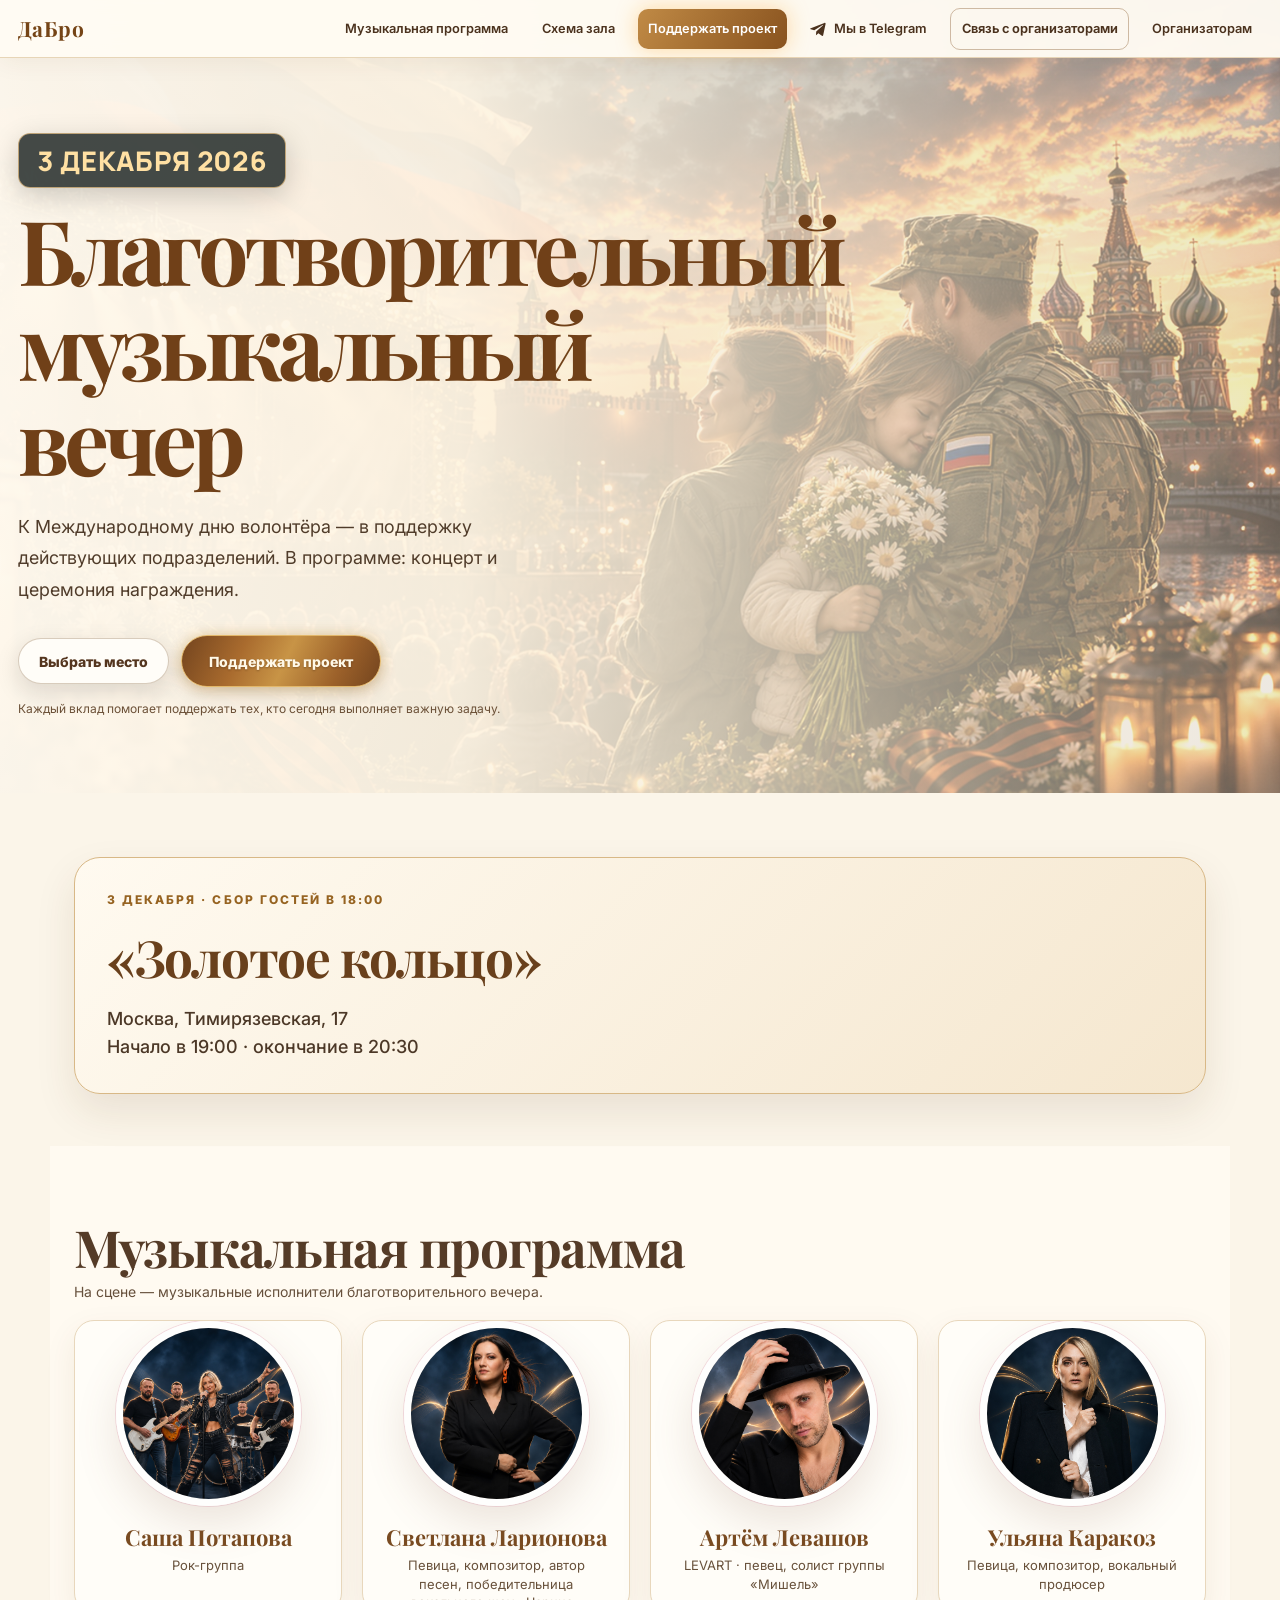
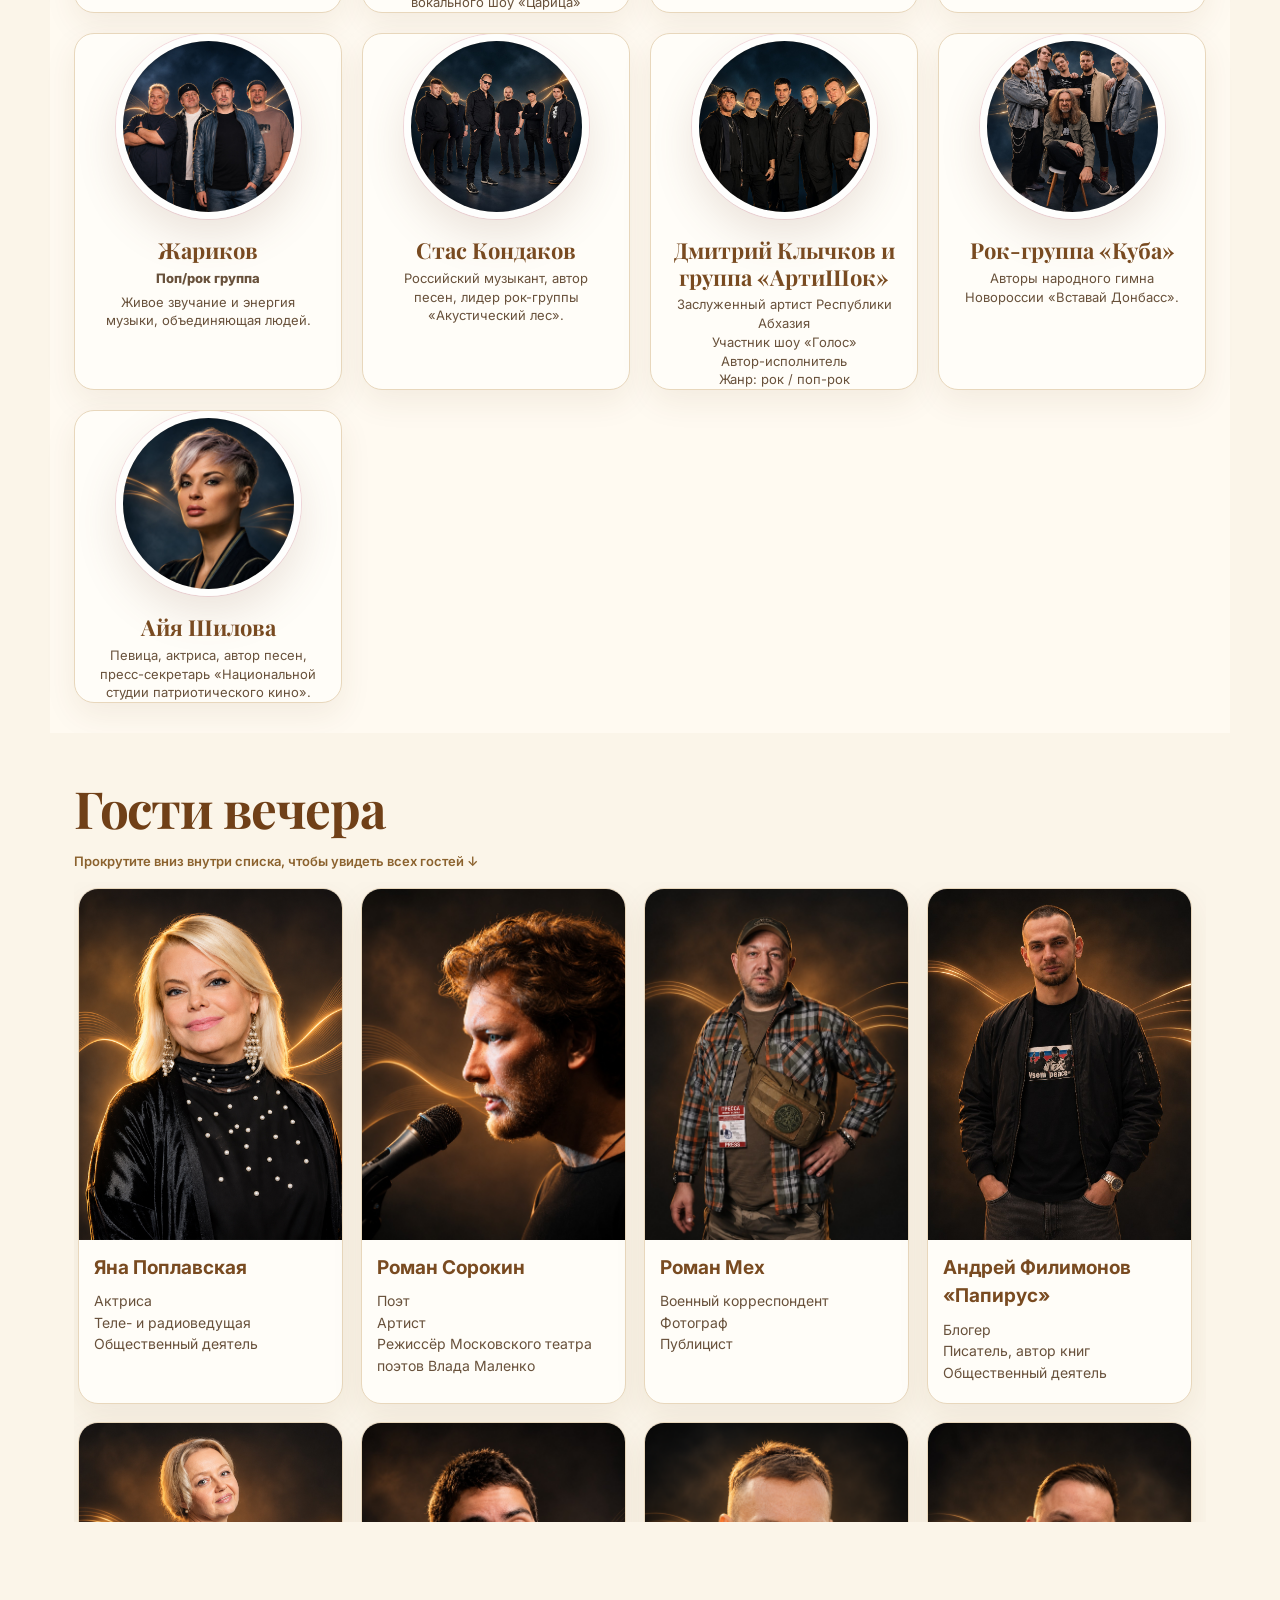
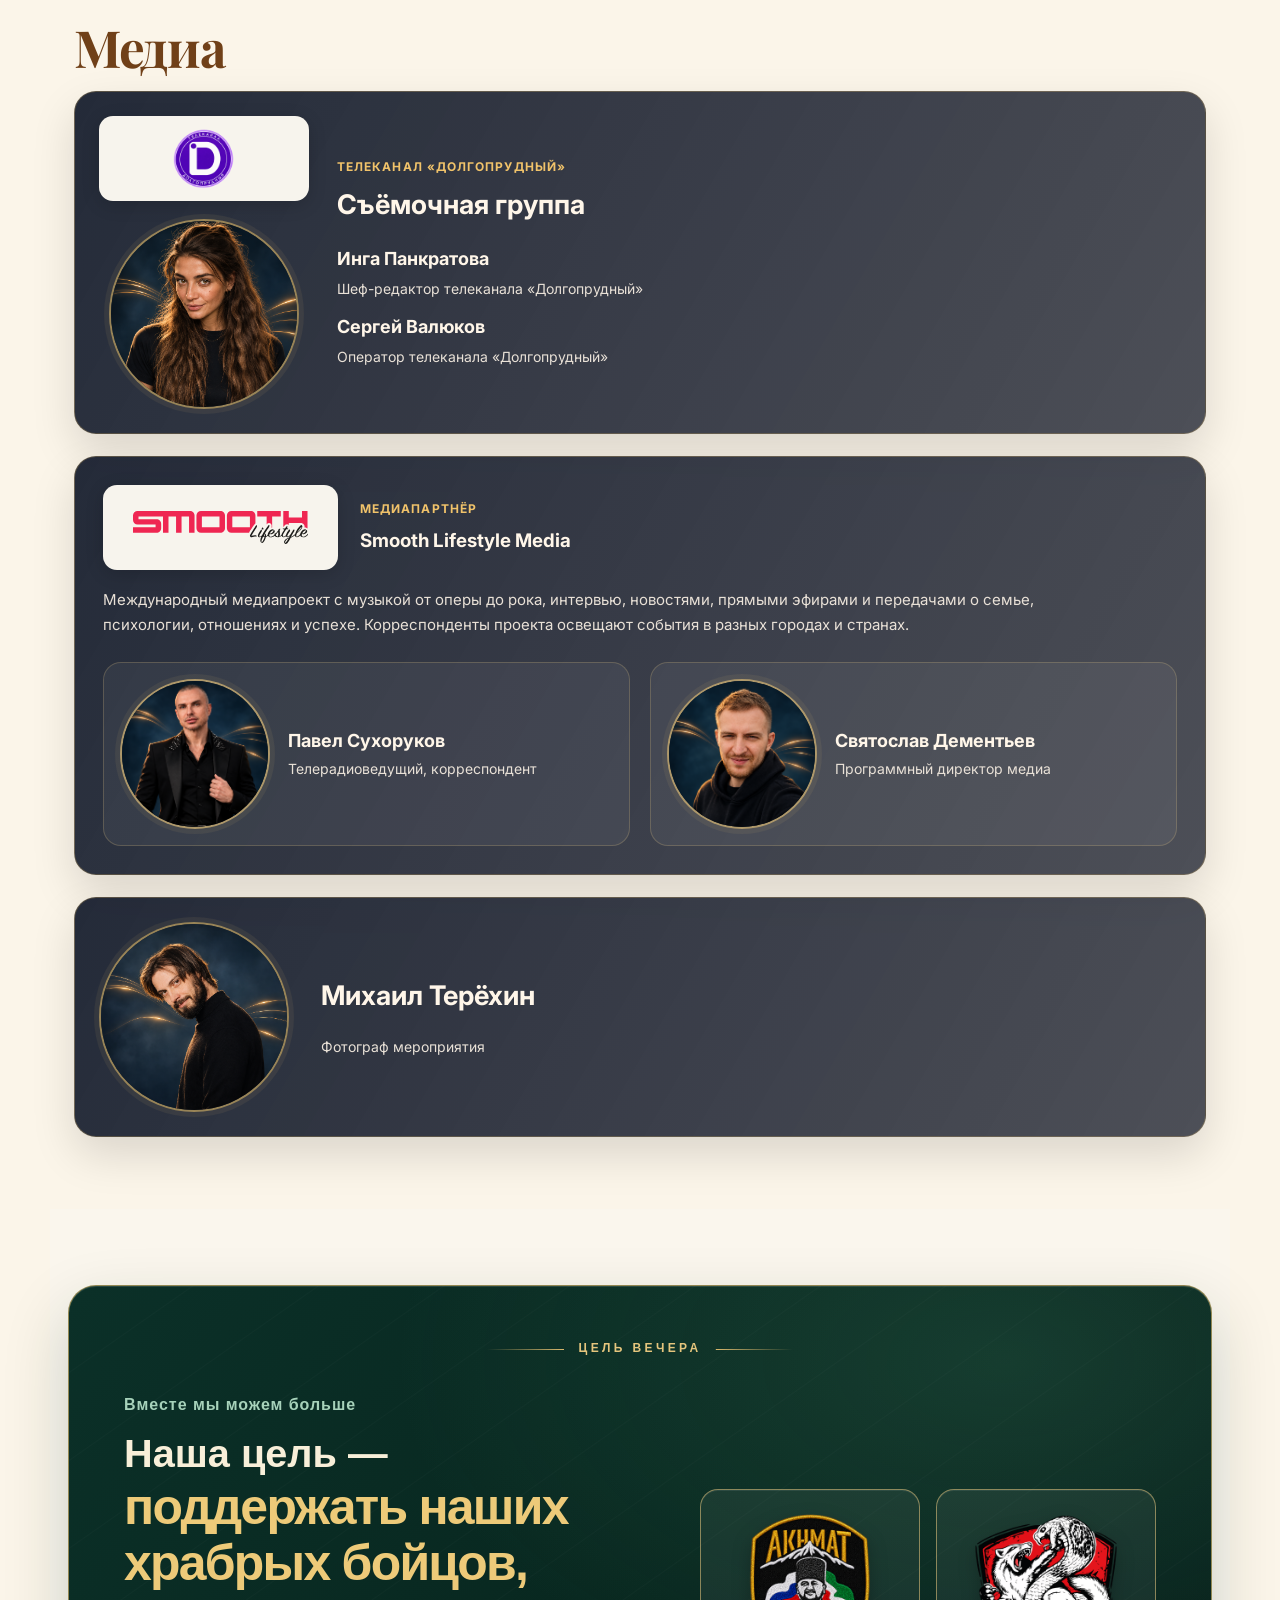
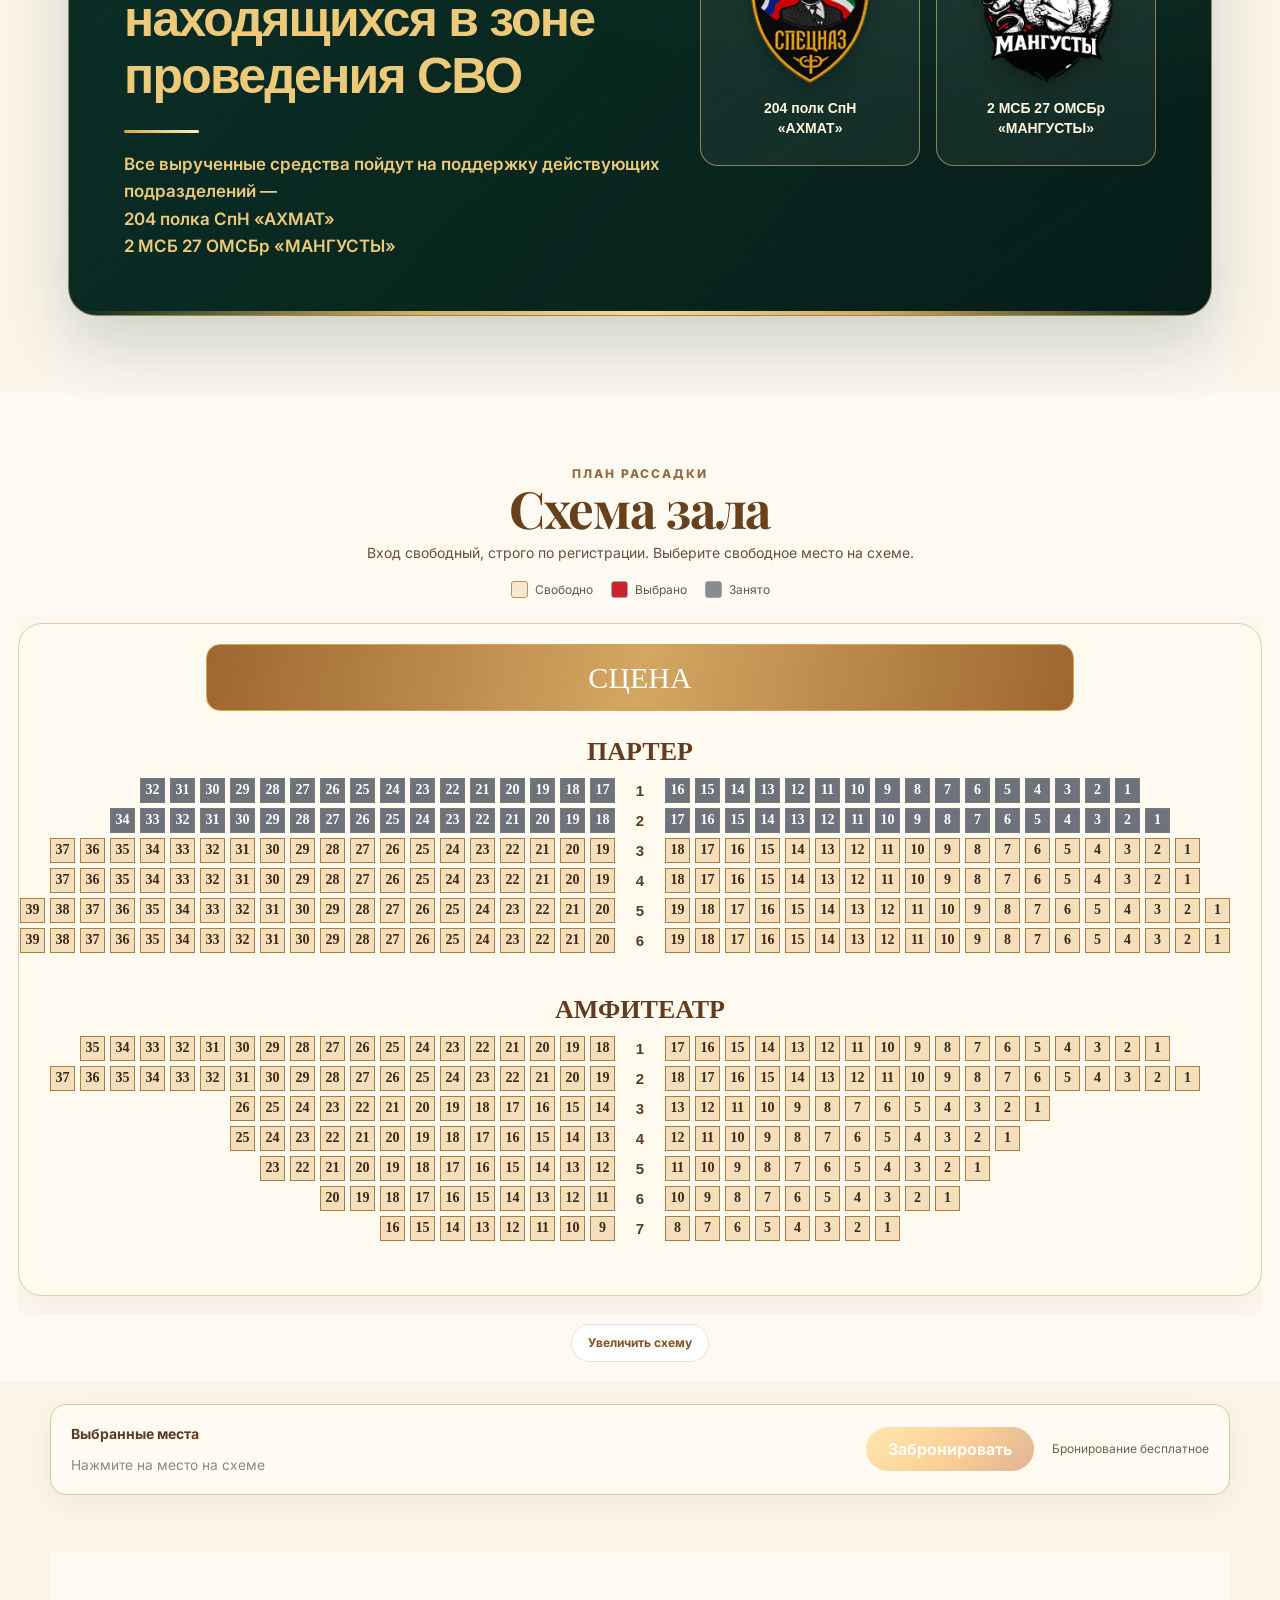
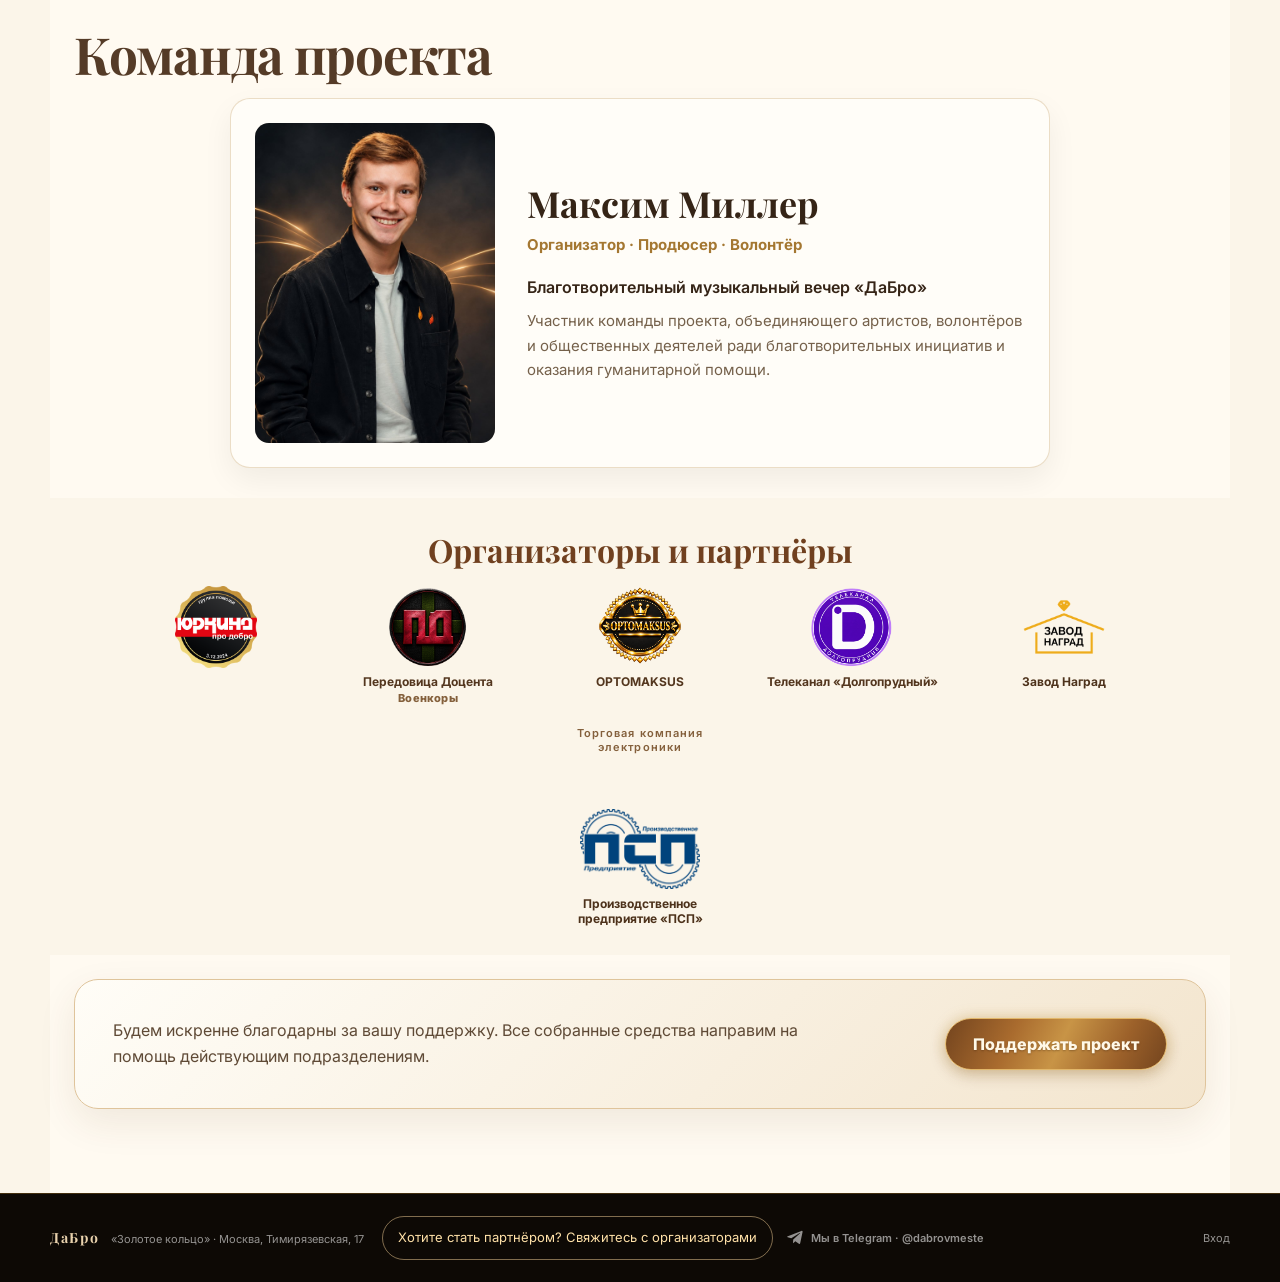
<file: index.html>
<!DOCTYPE html>
<html lang="ru">
<head>
  <meta charset="UTF-8">
  <meta name="viewport" content="width=device-width, initial-scale=1.0">
  <title>Благотворительный музыкальный вечер — ДаБро</title>
  <link rel="preconnect" href="https://fonts.googleapis.com">
  <link rel="preconnect" href="https://fonts.gstatic.com" crossorigin>
  <link href="https://fonts.googleapis.com/css2?family=Playfair+Display:wght@500;600;700&family=Inter:wght@400;500;600;700;800;900&family=Manrope:wght@600;700;800&display=swap" rel="stylesheet">
  <link rel="stylesheet" href="css/style.css?v=dabro-hall-scroll-20261128">
<style id="media-visual-repair">
/* Media card repair: 23 Nov — unified visual system */
.media-section .media-team-card,
.media-section .smooth-media-combined {color:#f6f1e9!important;}
.media-section .media-team-card h3,
.media-section .media-team-card strong {color:#fff6e9!important;}
.media-section .media-team-card span,
.media-section .media-team-card .smooth-media-description {color:#e9e1d7!important;}
.media-section .media-team-card .media-team-kicker {color:#f1c36a!important;}
.media-section .media-team-brand {display:flex!important;align-items:center!important;gap:18px!important;flex-wrap:wrap!important;}
.media-section .media-logo-panel {
 display:flex!important;align-items:center!important;justify-content:center!important;
 width:210px!important;min-width:210px!important;height:85px!important;
 padding:12px 18px!important;box-sizing:border-box!important;
 border-radius:14px!important;background:#f7f4ed!important;
 box-shadow:0 4px 18px rgba(0,0,0,.16)!important;
}
.media-section .media-logo-panel img {
 display:block!important;width:100%!important;max-width:175px!important;
 height:61px!important;max-height:61px!important;object-fit:contain!important;
}
.media-section .smooth-media-combined {display:block!important;padding:28px!important;}
.media-section .smooth-media-combined .smooth-media-heading {display:flex!important;align-items:center!important;gap:22px!important;flex-wrap:wrap!important;margin-bottom:18px!important;}
.media-section .smooth-media-combined .smooth-media-heading h3 {margin:0!important;color:#fff6e9!important;}
.media-section .smooth-media-combined .smooth-media-description {font-size:15px!important;line-height:1.65!important;margin:0 0 24px!important;opacity:1!important;}
.media-section .smooth-media-combined .smooth-media-representatives {display:grid!important;grid-template-columns:repeat(2,minmax(0,1fr))!important;gap:20px!important;}
.media-section .smooth-media-combined .smooth-representative {
 display:flex!important;flex-direction:row!important;align-items:center!important;
 gap:18px!important;padding:16px!important;min-width:0!important;
 background:rgba(255,255,255,.055)!important;
 border:1px solid rgba(233,199,127,.22)!important;border-radius:18px!important;
}
.media-section .smooth-media-combined .smooth-representative .media-team-photo {
 width:150px!important;min-width:150px!important;max-width:150px!important;
 height:150px!important;flex:0 0 150px!important;border-radius:50%!important;
 overflow:hidden!important;border:2px solid rgba(233,199,127,.7)!important;
}
.media-section .smooth-media-combined .smooth-representative .media-team-photo img {width:100%!important;height:100%!important;object-fit:cover!important;}
.media-section .smooth-media-combined .smooth-representative-details {display:flex!important;flex-direction:column!important;align-items:flex-start!important;gap:7px!important;min-width:0!important;}
.media-section .smooth-media-combined .smooth-representative-details strong {display:block!important;font-size:18px!important;line-height:1.3!important;}
.media-section .smooth-media-combined .smooth-representative-details span {display:block!important;font-size:14px!important;line-height:1.4!important;}
.media-section .smooth-media-combined .media-team-photo--placeholder {background:#222c3c!important;}
.media-section .smooth-media-combined .media-team-photo--placeholder span {color:#e9c77f!important;}
@media(max-width:900px){.media-section .smooth-media-combined .smooth-media-representatives {grid-template-columns:1fr!important;}}
@media(max-width:600px){
 .media-section .smooth-media-combined{padding:20px!important;}
 .media-section .smooth-media-combined .smooth-media-heading{flex-direction:column!important;text-align:center!important;}
 .media-section .smooth-media-combined .smooth-representative{flex-direction:column!important;text-align:center!important;}
 .media-section .smooth-media-combined .smooth-representative-details{align-items:center!important;}
 .media-section .media-logo-panel{width:190px!important;min-width:190px!important;}
}

/* TV logo above the portrait, without changing the other media cards */
.media-section .media-tv-card {display:flex!important;align-items:center!important;gap:28px!important;}
.media-section .media-tv-card .media-tv-visual {display:flex!important;flex:0 0 210px!important;flex-direction:column!important;align-items:center!important;gap:18px!important;min-width:0!important;}
.media-section .media-tv-card .media-tv-visual .media-logo-panel {width:210px!important;min-width:0!important;}
.media-section .media-tv-card .media-tv-visual .media-team-photo {flex:none!important;margin:0!important;}
.media-section .media-tv-card .media-team-info {min-width:0!important;flex:1!important;}
@media(max-width:600px){
.media-section .media-tv-card {flex-direction:column!important;align-items:center!important;text-align:center!important;}
.media-section .media-tv-card .media-tv-visual {flex:0 0 auto!important;width:100%!important;}
.media-section .media-tv-card .media-team-info {width:100%!important;}
}
</style>
<style id="team-profile-style">
#team .team-profile{display:grid;grid-template-columns:minmax(0,240px) minmax(0,1fr);align-items:center;gap:32px;max-width:820px;margin:0 auto;padding:24px;border:1px solid rgba(183,138,69,.28);border-radius:20px;background:var(--surface);box-shadow:0 12px 30px rgba(0,0,0,.06);}
#team .team-portrait{width:100%;aspect-ratio:3/4;height:auto;position:relative;overflow:hidden;border-radius:14px;}
#team .team-portrait img{position:absolute;inset:0;width:100%;height:100%;object-fit:cover;object-position:center;}
#team .team-details{min-width:0;text-align:left;}
#team .team-details h3{font-family:var(--font-heading);font-size:clamp(25px,3vw,36px);line-height:1.15;margin:0 0 10px;color:var(--text);}
#team .team-roles{font-size:15px;font-weight:700;color:#a47731;line-height:1.5;margin:0 0 18px;}
#team .team-event{font-size:16px;font-weight:600;color:var(--text);line-height:1.5;margin:0 0 10px;}
#team .team-bio{font-size:15px;line-height:1.65;color:var(--muted);margin:0;}
@media(max-width:600px){#team .team-profile{grid-template-columns:1fr;gap:20px;padding:18px;max-width:400px;}#team .team-portrait{max-width:240px;margin:0 auto;}#team .team-details{text-align:center;}#team .team-roles{font-size:13px;}#team .team-bio{font-size:14px;}}
</style>
</head>
<body>
  <nav class="navbar">
    <div class="nav-container">
      <a class="logo" href="#top">ДаБро</a>
      <ul class="nav-links" id="navLinks">
        <li><a href="#artists">Музыкальная программа</a></li>
        <li><a href="#hall">Схема зала</a></li>
        <li><a class="nav-donate" href="https://yoomoney.ru/to/4100119696059724" target="_blank" rel="noopener noreferrer">Поддержать проект</a></li>
        <li><a class="nav-telegram-link" href="https://t.me/dabrovmeste" target="_blank" rel="noopener noreferrer"><svg class="telegram-icon" viewBox="0 0 24 24" width="17" height="17" aria-hidden="true" focusable="false"><path fill="currentColor" d="M21.9 4.6 18.6 20c-.2 1.1-.9 1.4-1.8.9l-5-3.7-2.4 2.3c-.3.3-.5.5-1 .5l.4-5.2L18.5 6c.4-.4-.1-.6-.6-.3L6 13.2l-5-1.6c-1.1-.3-1.1-1 .2-1.5L20.3 2.7c1.2-.5 2.1.3 1.6 1.9Z"/></svg><span>Мы в Telegram</span></a></li>
        <li><button class="nav-contact-link" id="openContact" type="button">Связь с организаторами</button></li>
        <li><a href="admin.html">Организаторам</a></li>
      </ul>
      <button class="nav-burger" id="burger" type="button" aria-label="Открыть меню" aria-controls="navLinks" aria-expanded="false">☰</button>
    </div>
  </nav>

  <main id="top">
    <section class="hero">
      <div class="hero-media" aria-hidden="true"><img id="heroImage" src="images/hero.jpg?v=16" alt=""></div>
      <div class="hero-overlay"></div>
      <div class="hero-inner">
        <div class="hero-content">
          <p class="hero-subtitle">3 декабря 2026</p>
          <h1 class="hero-title">Благотворительный<br>музыкальный вечер</h1>
          <p class="hero-desc">К Международному дню волонтёра — в поддержку действующих подразделений. В программе: концерт и церемония награждения.</p>
          <div class="hero-actions">
            <a class="btn-primary" href="#hall">Выбрать место</a>
            <a class="btn-donate-hero dabro-support-glow" href="https://yoomoney.ru/to/4100119696059724" target="_blank" rel="noopener noreferrer">Поддержать проект</a>
          </div>
          <p class="donation-caption">Каждый вклад помогает поддержать тех, кто сегодня выполняет важную задачу.</p>
        </div>
      </div>
      
    </section>

    <section class="intro-section">
      <div class="intro-grid">
        <div>
          <p class="eyebrow">3 декабря · сбор гостей в 18:00</p>
          <h2>«Золотое кольцо»</h2>
          <p class="address">Москва, Тимирязевская, 17</p>
          <p class="address">Начало в 19:00 · окончание в 20:30</p>
        </div>
      </div>
    </section>

    <section class="artists-section" id="artists">
      <div class="section-head left-head">
        
        <h2 class="section-title">Музыкальная программа</h2>
        <p class="section-subtitle">На сцене — музыкальные исполнители благотворительного вечера.</p>
      </div>
      <div class="artists-grid">
        <article class="artist-card">
          <div class="artist-photo"><img src="images/artists/sasha-potapova.jpg" alt="Саша Потапова" loading="lazy" onerror="this.style.display='none'"><span class="photo-fallback">СП</span></div>
          <h3>Саша Потапова</h3><p>Рок-группа</p>
        </article>
        <article class="artist-card">
          <div class="artist-photo"><img src="images/artists/svetlana-larionova.jpg" alt="Светлана Ларионова" loading="lazy" onerror="this.style.display='none'"><span class="photo-fallback">СЛ</span></div>
          <h3>Светлана Ларионова</h3><p>Певица, композитор, автор песен, победительница вокального шоу «Царица»</p>
        </article>
        <article class="artist-card">
          <div class="artist-photo"><img src="images/artists/artem-levashov.jpg" alt="Артём Левашов" loading="lazy" onerror="this.style.display='none'"><span class="photo-fallback">АЛ</span></div>
          <h3>Артём Левашов</h3><p>LEVART · певец, солист группы «Мишель»</p>
        </article>
        <article class="artist-card">
          <div class="artist-photo"><img src="images/artists/ulyana-karakoz.jpg" alt="Ульяна Каракоз" loading="lazy" onerror="this.style.display='none'"><span class="photo-fallback">УК</span></div>
          <h3>Ульяна Каракоз</h3><p>Певица, композитор, вокальный продюсер</p>
        </article>
        <article class="artist-card">
          <div class="artist-photo"><img src="images/artists/gruppa-zharikov.jpg" alt="Жариков" loading="lazy" onerror="this.style.display='none'"><span class="photo-fallback">Ж</span></div>
          <h3>Жариков</h3><p><span class="artist-genre">Поп/рок группа</span><span class="artist-description">Живое звучание и энергия музыки, объединяющая людей.</span></p>
        </article>
        <article class="artist-card">
          <div class="artist-photo"><img src="images/artists/stas-kondakov-new.jpg" alt="Стас Кондаков" loading="lazy" onerror="this.style.display='none'"><span class="photo-fallback">СК</span></div>
          <h3>Стас Кондаков</h3><p>Российский музыкант, автор песен, лидер рок-группы «Акустический лес».</p>
        </article>
        <article class="artist-card">
          <div class="artist-photo"><img src="images/artists/dmitry-klychkov.jpg" alt="Дмитрий Клычков" loading="lazy" onerror="this.style.display='none'"><span class="photo-fallback">ДК</span></div>
          <h3>Дмитрий Клычков и группа «АртиШок»</h3><p>Заслуженный артист Республики Абхазия<br>Участник шоу «Голос»<br>Автор-исполнитель<br>Жанр: рок / поп-рок</p>
        </article>
        <article class="artist-card">
          <div class="artist-photo"><img src="images/artists/rock-gruppa-kuba.jpg" alt="Рок-группа «Куба»" loading="lazy" onerror="this.style.display='none'"><span class="photo-fallback">К</span></div>
          <h3>Рок-группа «Куба»</h3><p>Авторы народного гимна Новороссии «Вставай Донбасс».</p>
        </article>
        <article class="artist-card">
          <div class="artist-photo"><img src="images/artists/ayya-shilova.jpg" alt="Айя Шилова" loading="lazy" onerror="this.style.display='none'"><span class="photo-fallback">АШ</span></div>
          <h3>Айя Шилова</h3><p>Певица, актриса, автор песен, пресс-секретарь «Национальной студии патриотического кино».</p>
        </article>
      </div>
    </section>

    <section class="guests-section" id="guests">
      <div class="section-head left-head">
        <h2 class="section-title">Гости вечера</h2>
      </div>
      <p class="guests-scroll-hint">Прокрутите вниз внутри списка, чтобы увидеть всех гостей ↓</p>
      <div class="guests-grid" tabindex="0" aria-label="Гости вечера, вертикальная прокрутка">
        <article class="guest-card">
          <div class="guest-photo"><img src="images/guests/yana-poplavskaya.jpg" alt="Яна Поплавская" loading="lazy" onerror="this.style.display='none'"><span class="photo-fallback">ЯП</span></div>
          <h3>Яна Поплавская</h3>
          <p class="guest-description">Актриса<br>Теле- и радиоведущая<br>Общественный деятель</p>
        </article>
        <article class="guest-card">
          <div class="guest-photo"><img src="images/guests/roman-sorokin.jpg" alt="Роман Сорокин" loading="lazy" onerror="this.style.display='none'"><span class="photo-fallback">РС</span></div>
          <h3>Роман Сорокин</h3>
          <p class="guest-description">Поэт<br>Артист<br>Режиссёр Московского театра поэтов Влада Маленко</p>
        </article>
        <article class="guest-card">
          <div class="guest-photo"><img src="images/guests/roman-mekh.jpg" alt="Роман Мех" loading="lazy" onerror="this.style.display='none'"><span class="photo-fallback">РМ</span></div>
          <h3>Роман Мех</h3>
          <p class="guest-description">Военный корреспондент<br>Фотограф<br>Публицист</p>
        </article>
        <article class="guest-card">
          <div class="guest-photo"><img src="images/guests/andrey-filimonov-papirus.jpg" alt="Андрей Филимонов — Папирус" loading="lazy" onerror="this.style.display='none'"><span class="photo-fallback">АФ</span></div>
          <h3>Андрей Филимонов «Папирус»</h3>
          <p class="guest-description">Блогер<br>Писатель, автор книг<br>Общественный деятель</p>
        </article>
        <article class="guest-card">
          <div class="guest-photo"><img src="images/guests/olga-lebedeva.jpg" alt="Ольга Лебедева" loading="lazy" onerror="this.style.display='none'"><span class="photo-fallback">ОЛ</span></div>
          <h3>Ольга Лебедева</h3>
          <p class="guest-description">Заслуженная артистка России<br>Актриса театра и кино<br>Общественный деятель</p>
        </article>
        <article class="guest-card">
          <div class="guest-photo"><img src="images/guests/boris-legenda.jpg" alt="Борис Легенда" loading="lazy" onerror="this.style.display='none'"><span class="photo-fallback">БЛ</span></div>
          <h3>Борис Легенда</h3>
          <p class="guest-description">Видеопродюсер<br>Блогер<br>Автор медиапроектов</p>
        </article>
        <article class="guest-card">
          <div class="guest-photo"><img src="images/guests/grigory-kubatyan.png" alt="Григорий Кубатьян" loading="lazy" onerror="this.style.display='none'"><span class="photo-fallback">ГК</span></div>
          <h3>Григорий Кубатьян</h3>
          <p class="guest-description">Журналист, писатель<br>Военкор «Комсомольской правды»</p>
        </article>
        <article class="guest-card">
          <div class="guest-photo"><img src="images/guests/anton-karpov.jpg" alt="Антон Карпов" loading="lazy" onerror="this.style.display='none'"><span class="photo-fallback">АК</span></div>
          <h3>Антон Карпов</h3>
          <p class="guest-description">Военный корреспондент<br>Писатель<br>Член Союза писателей России</p>
        </article>

        <article class="guest-card">
          <div class="guest-photo"><img src="images/guests/anna-dolgareva.jpg" alt="Анна Долгарева" loading="lazy" onerror="this.style.display='none'"><span class="photo-fallback">АД</span></div>
          <h3>Анна Долгарева</h3>
          <p class="guest-description">Поэтесса<br>Журналистка, военный корреспондент<br>Член Союза писателей России</p>
        </article>
        <article class="guest-card">
          <div class="guest-photo"><img src="images/guests/igor-tarasov.png" alt="Игорь Тарасов" loading="lazy" onerror="this.style.display='none'"><span class="photo-fallback">ИТ</span></div>
          <h3>Игорь Тарасов</h3>
          <p class="guest-description">Вокалист группы «Лампасы»</p>
        </article>
        <article class="guest-card">
          <div class="guest-photo"><img src="images/guests/artur-nazarov.png" alt="Назаров Артур Юрьевич" loading="lazy" onerror="this.style.display='none'"><span class="photo-fallback">АН</span></div>
          <h3>Назаров Артур Юрьевич</h3>
          <p class="guest-description">Певец, автор патриотических песен<br>Руководитель ЦТИ «Голоса Победы»<br>Член Союза соратников Президента</p>
        </article>
      </div>
    </section>


    <section class="media-section" id="media">
      <div class="section-head left-head">
        <h2 class="section-title">Медиа</h2>
      </div>
      <div class="media-team-card media-tv-card">
        <div class="media-tv-visual">
          <div class="media-logo-panel"><img src="images/partners/dolgoprudny-tv.png" alt="Логотип телеканала «Долгопрудный»" loading="lazy"></div>
          <div class="media-team-photo"><img src="images/guests/inga-pankratova.png" alt="Инга Панкратова — шеф-редактор телеканала «Долгопрудный»" loading="lazy"></div>
        </div>
        <div class="media-team-info">
          <p class="media-team-kicker">Телеканал «Долгопрудный»</p>
          <h3>Съёмочная группа</h3>
          <div class="media-team-person"><strong>Инга Панкратова</strong><span>Шеф-редактор телеканала «Долгопрудный»</span></div>
          <div class="media-team-person"><strong>Сергей Валюков</strong><span>Оператор телеканала «Долгопрудный»</span></div>
        </div>
      </div>
      <div class="media-team-card smooth-media-card smooth-media-combined">
        <div class="smooth-media-inner">
          <div class="smooth-media-heading">
            <div class="media-logo-panel smooth-logo-panel"><img src="images/partners/smooth-lifestyle-media.svg" alt="Логотип Smooth Lifestyle Media" loading="lazy"></div>
            <div><p class="media-team-kicker">Медиапартнёр</p><h3>Smooth Lifestyle Media</h3></div>
          </div>
          <p class="smooth-media-description">Международный медиапроект с музыкой от оперы до рока, интервью, новостями, прямыми эфирами и передачами о семье, психологии, отношениях и успехе. Корреспонденты проекта освещают события в разных городах и странах.</p>
          <div class="smooth-media-representatives">
            <div class="smooth-representative">
              <div class="media-team-photo"><img src="images/guests/pavel-sukhorukov.png" alt="Павел Сухоруков" loading="lazy"></div>
              <div class="smooth-representative-details"><strong>Павел Сухоруков</strong><span>Телерадиоведущий, корреспондент</span></div>
            </div>
            <div class="smooth-representative">
              <div class="media-team-photo"><img src="images/guests/svyatoslav-dementyev.png" alt="Святослав Дементьев" loading="lazy"></div>
              <div class="smooth-representative-details"><strong>Святослав Дементьев</strong><span>Программный директор медиа</span></div>
            </div>
          </div>
        </div>
      </div>
      <div class="media-team-card media-photographer-card">
        <div class="media-team-photo"><img src="images/media/mikhail-terekhin.png" alt="Михаил Терёхин — фотограф" loading="lazy"></div>
        <div class="media-team-info">
          <h3>Михаил Терёхин</h3>
          <div class="media-team-person"><span>Фотограф мероприятия</span></div>
        </div>
      </div>
</section>

    <section class="support-section support-section--premium" id="support">
      <div class="support-message support-message--premium">
        <div class="goal-content">
          <div class="goal-kicker"><span class="goal-kicker-line"></span> ЦЕЛЬ ВЕЧЕРА <span class="goal-kicker-line"></span></div>
          <div class="goal-layout">
            <div class="goal-primary">
              <p class="goal-intro">Вместе мы можем больше</p>
              <h2 class="goal-heading"><span class="goal-verb">Наша цель —</span><span class="goal-statement">поддержать наших храбрых бойцов, находящихся в зоне проведения СВО</span></h2>
              <div class="goal-divider"></div>
              <p class="goal-description goal-description--gold" style="color:#edca79!important">Все вырученные средства пойдут на поддержку действующих подразделений —<span class="goal-unit-line" style="color:#edca79!important">204 полка СпН «АХМАТ»</span><span class="goal-unit-line" style="color:#edca79!important">2 МСБ 27 ОМСБр «МАНГУСТЫ»</span></p>
            </div>
            <div class="award-places" aria-label="Подразделения, которым посвящена поддержка">
              <figure class="award-unit"><div class="goal-unit-image"><img src="images/units/akhmat-204.png" alt="Знак отличия 204 полка СпН АХМАТ" loading="lazy"></div><figcaption>204 полк СпН<br>«АХМАТ»</figcaption></figure>
              <figure class="award-unit"><div class="goal-unit-image"><img src="images/units/mangusty-27.png" alt="Знак отличия 2 МСБ 27 ОМСБр МАНГУСТЫ" loading="lazy"></div><figcaption>2 МСБ 27 ОМСБр<br>«МАНГУСТЫ»</figcaption></figure>
            </div>
          </div>
        </div>
      </div>
    </section>

    <section class="hall-section" id="hall">
      <div class="section-head">
        <p class="eyebrow">План рассадки</p>
        <h2 class="section-title">Схема зала</h2>
        <p class="section-subtitle">Вход свободный, строго по регистрации. Выберите свободное место на схеме.</p>
      </div>
      <div class="hall-legend" aria-label="Обозначения схемы">
        <span><i class="legend-seat available"></i>Свободно</span>
        <span><i class="legend-seat selected"></i>Выбрано</span>
        <span><i class="legend-seat booked"></i>Занято</span>
      </div>
      <p class="hall-touch-hint">← Листайте схему влево и вправо. Нажмите на свободное место, чтобы выбрать его. →</p><div class="hall-wrapper"><div class="hall-container" id="hallContainer">
        <div class="stage-label">СЦЕНА</div><div class="stage-bar"></div>
        <div class="hall-floor" id="hallFloor"></div>
        
        
      </div></div>
      <button class="btn-zoom" id="btnZoom" type="button">Увеличить схему</button>
    </section>

    <section class="selected-panel" id="selectedPanel">
      <div class="selected-panel-inner">
        <div class="selected-list"><h3>Выбранные места</h3><div id="selectedSeatsList"></div></div>
        <button class="btn-book" id="btnBook" type="button" disabled>Забронировать</button>
        <div class="booking-note">Бронирование бесплатное</div>
      </div>
    </section>

    <section class="artists-section" id="team" aria-labelledby="team-title">
      <div class="section-head left-head"><h2 class="section-title" id="team-title">Команда проекта</h2></div>
      <article class="team-profile">
        <div class="guest-photo team-portrait"><img src="images/team/maxim-miller.jpg" alt="Максим Миллер" loading="lazy" onerror="this.style.display='none'"><span class="photo-fallback">ММ</span></div>
        <div class="team-details">
          <h3>Максим Миллер</h3>
          <p class="team-roles">Организатор · Продюсер · Волонтёр</p>
          <p class="team-event">Благотворительный музыкальный вечер «ДаБро»</p>
          <p class="team-bio">Участник команды проекта, объединяющего артистов, волонтёров и общественных деятелей ради благотворительных инициатив и оказания гуманитарной помощи.</p>
        </div>
      </article>
    </section>

    <section class="organizers-section" id="organizers">
      <div class="organizers-card">
        <div>
          <h2>Организаторы и партнёры</h2>
        </div>
        <div class="partner-placeholders" aria-label="Место для логотипов партнёров">
          <div class="partner-logo"><img src="images/partners/organizer-1.png" alt="Логотип первого организатора" loading="lazy"></div>
          <div class="partner-logo partner-logo--pd"><img src="images/partners/organizer-2.png" alt="Логотип Передовицы Доцента" loading="lazy"><div class="partner-caption"><strong>Передовица Доцента</strong><span>Военкоры</span></div></div>
          <div class="partner-logo partner-logo--optomaksus"><img src="images/partners/optomaksus.png" alt="Логотип OPTOMAKSUS" loading="lazy"><div class="partner-caption"><strong>OPTOMAKSUS</strong><span>Торговая компания электроники</span></div></div>
          <div class="partner-logo partner-logo--pd"><img src="images/partners/dolgoprudny-tv.png" alt="Логотип телеканала Долгопрудный" loading="lazy"><div class="partner-caption"><strong>Телеканал «Долгопрудный»</strong></div></div>
          <a class="partner-logo partner-logo--zavod" href="https://medalgigant.ru/" target="_blank" rel="noopener noreferrer" aria-label="Завод Наград — сайт партнёра"><img src="images/partners/zavod-nagrad.png" alt="Логотип Завода Наград" loading="lazy"><div class="partner-caption"><strong>Завод Наград</strong></div></a>
          <a class="partner-logo partner-logo--zavod" href="https://psp.ru/" target="_blank" rel="noopener noreferrer" aria-label="Производственное предприятие ПСП — сайт партнёра"><img src="images/partners/psp.png" alt="Логотип производственного предприятия ПСП" loading="lazy"><div class="partner-caption"><strong>Производственное предприятие «ПСП»</strong></div></a>
        </div>
      </div>
    </section>

    <section class="donation-section" id="donation">
      <div class="donation-card">
        <div><p>Будем искренне благодарны за вашу поддержку. Все собранные средства направим на помощь действующим подразделениям.</p></div>
        <a class="donation-button dabro-support-glow" href="https://yoomoney.ru/to/4100119696059724" target="_blank" rel="noopener noreferrer">Поддержать проект</a>
      </div>
    </section>
  </main>

  <div class="modal-overlay" id="modalContact" aria-hidden="true"><div class="modal modal-register" role="dialog" aria-modal="true" aria-labelledby="contactTitle"><button class="modal-close" id="closeContact" type="button" aria-label="Закрыть">&times;</button><div class="modal-header"><h2 id="contactTitle">Связь с организаторами</h2><p>Оставьте сообщение, и организаторы увидят его в админ-панели.</p></div><form id="contactForm"><div class="form-group"><label for="contactName">ФИО *</label><input id="contactName" required maxlength="150" autocomplete="name"></div><div class="form-group"><label for="contactPhone">Номер телефона *</label><input id="contactPhone" required maxlength="30" type="tel" autocomplete="tel"></div><div class="form-group"><label for="contactMessage">Сообщение *</label><textarea id="contactMessage" required maxlength="2000" rows="4"></textarea></div><button class="btn-submit" type="submit">Отправить</button><p id="contactStatus" role="status"></p></form></div></div>
  <div class="modal-overlay" id="modalRegister" aria-hidden="true"><div class="modal modal-register" role="dialog" aria-modal="true" aria-labelledby="registerTitle">
    <button class="modal-close" id="closeRegister" type="button" aria-label="Закрыть">&times;</button>
    <div class="modal-header"><h2 id="registerTitle">Бронирование места</h2><p>Заполните данные для подтверждения брони</p></div>
    <form id="bookingForm">
      <div class="form-group"><label for="fullName">ФИО *</label><input type="text" id="fullName" required autocomplete="name" placeholder="Иванов Иван Иванович"></div>
      <div class="form-group"><label for="phone">Номер телефона *</label><input type="tel" id="phone" required autocomplete="tel" placeholder="+7 (___) ___-__-__"></div>
      <div class="form-group"><label for="email">Электронная почта *</label><input type="email" id="email" required autocomplete="email" placeholder="example@mail.ru"></div>
      <div class="form-seats-info" id="formSeatsInfo"></div>
      <button type="submit" class="btn-submit">Забронировать</button>
    </form>
  </div></div>

  <div class="modal-overlay" id="modalSuccess" aria-hidden="true"><div class="modal modal-success" role="dialog" aria-modal="true" aria-labelledby="successTitle">
    <button class="modal-close" id="closeSuccess" type="button" aria-label="Закрыть">&times;</button><div class="success-icon">✓</div><h2 id="successTitle">Место забронировано!</h2><p id="successMessage"></p>
    <div class="success-donation-prompt"><p>Спасибо, что помогаете добру!</p><a class="btn-donate-after" href="https://yoomoney.ru/to/4100119696059724" target="_blank" rel="noopener noreferrer">Поддержать проект</a><button class="btn-skip" id="btnSkipDonation" type="button">Закрыть</button></div>
  </div></div>

  <footer class="footer"><div class="footer-minimal"><div><strong>ДаБро</strong><span>«Золотое кольцо» · Москва, Тимирязевская, 17</span></div><span class="footer-links"><button type="button" id="footerPartnerContact" class="footer-partner-link">Хотите стать партнёром? Свяжитесь с организаторами</button><a class="footer-telegram-link" href="https://t.me/dabrovmeste" target="_blank" rel="noopener noreferrer"><svg class="telegram-icon" viewBox="0 0 24 24" width="17" height="17" aria-hidden="true" focusable="false"><path fill="currentColor" d="M21.9 4.6 18.6 20c-.2 1.1-.9 1.4-1.8.9l-5-3.7-2.4 2.3c-.3.3-.5.5-1 .5l.4-5.2L18.5 6c.4-.4-.1-.6-.6-.3L6 13.2l-5-1.6c-1.1-.3-1.1-1 .2-1.5L20.3 2.7c1.2-.5 2.1.3 1.6 1.9Z"/></svg><span>Мы в Telegram · @dabrovmeste</span></a><a class="footer-admin-login" href="admin.html">Вход</a></span></div></footer>
  <script>
    (function () {
      const track = document.getElementById('guestsCarousel');
      const prev = document.getElementById('guestsPrev');
      const next = document.getElementById('guestsNext');
      if (!track || !prev || !next) return;
      const step = () => {
        const card = track.querySelector('.guest-card');
        return card ? card.getBoundingClientRect().width + 16 : 260;
      };
      const update = () => {
        prev.disabled = track.scrollLeft <= 2;
        next.disabled = track.scrollLeft + track.clientWidth >= track.scrollWidth - 2;
      };
      prev.addEventListener('click', () => track.scrollBy({left: -step(), behavior: 'smooth'}));
      next.addEventListener('click', () => track.scrollBy({left: step(), behavior: 'smooth'}));
      track.addEventListener('scroll', update, {passive:true});
      window.addEventListener('resize', update);
      update();
    })();
  </script>
  <script src="js/config.js?v=17"></script><script src="js/app.js?v=dabro-menu-20261101"></script>
</body>
</html>
</file>
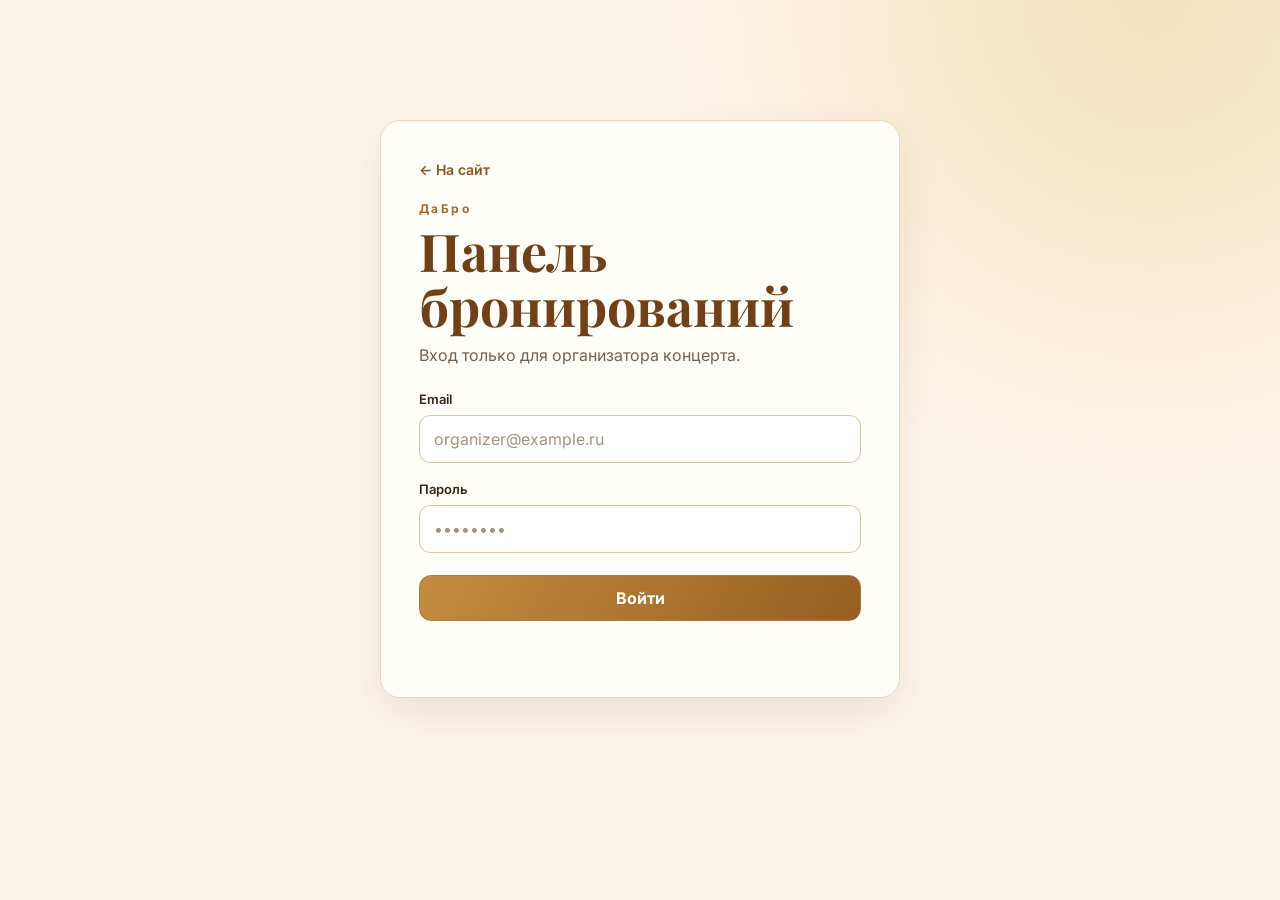
<file: admin.html>
<!DOCTYPE html>
<html lang="ru">
<head>
  <meta charset="UTF-8">
  <meta name="viewport" content="width=device-width, initial-scale=1.0">
  <title>Бронирования — ДаБро</title>
  <link rel="preconnect" href="https://fonts.googleapis.com">
  <link rel="preconnect" href="https://fonts.gstatic.com" crossorigin>
  <link href="https://fonts.googleapis.com/css2?family=Inter:wght@400;500;600;700&family=Playfair+Display:wght@600;700&display=swap" rel="stylesheet">
  <link rel="stylesheet" href="css/admin.css?v=vip-map-2">
</head>
<body>
  <main class="admin-shell">
    <section class="login-card" id="loginView">
      <a class="back-link" href="index.html">← На сайт</a>
      <div class="brand-kicker">ДаБро</div>
      <h1>Панель бронирований</h1>
      <p class="login-copy">Вход только для организатора концерта.</p>

      <form id="loginForm" class="login-form">
        <label>
          <span>Email</span>
          <input id="adminEmail" type="email" autocomplete="username" required placeholder="organizer@example.ru">
        </label>
        <label>
          <span>Пароль</span>
          <input id="adminPassword" type="password" autocomplete="current-password" required placeholder="••••••••">
        </label>
        <button class="primary-btn" type="submit" id="loginButton">Войти</button>
        <p class="form-message" id="loginMessage" role="alert"></p>
      </form>
    </section>

    <section class="dashboard hidden" id="dashboardView">
      <header class="dashboard-header">
        <div>
          <a class="back-link" href="index.html">← На сайт</a>
          <div class="brand-kicker">ДаБро</div>
          <h1>Бронирования</h1>
          <p id="adminIdentity" class="muted"></p>
        </div>
        <div class="header-actions">
          <button class="secondary-btn" id="refreshButton" type="button">Обновить</button>
          <button class="secondary-btn" id="pdfButton" type="button">Скачать PDF</button><button class="secondary-btn" id="exportButton" type="button">Скачать CSV</button>
          <button class="danger-btn" id="logoutButton" type="button">Выйти</button>
        </div>
      </header>

      <div class="stats-grid">
        <article class="stat-card">
          <span>Бронирований</span>
          <strong id="bookingCount">0</strong>
        </article>
        <article class="stat-card">
          <span>Занято мест</span>
          <strong id="seatCount">0</strong>
        </article>
        <article class="stat-card stat-wide">
          <span>Последняя бронь</span>
          <strong id="lastBooking">—</strong>
        </article>
      </div>

      <section class="table-card invitation-admin"><h2>Персональные приглашения</h2><p class="muted">Места резервируются сразу после создания. При отказе освобождаются автоматически.</p><form id="invitationCreateForm" class="invite-form"><label>ФИО гостя<input id="inviteName" required minlength="2" maxlength="150" placeholder="Иванов Иван Иванович"></label><div class="invite-seat-picker"><div class="invite-seat-picker-heading"><strong>Выберите места на схеме</strong><span>Красным — выбранные, серым — занятые</span></div><div class="invite-sector-switch"><button type="button" class="secondary-btn is-active" data-invite-sector="ПАРТЕР">Партер</button><button type="button" class="secondary-btn" data-invite-sector="АМФИТЕАТР">Амфитеатр</button></div><div class="invite-hall-scroll"><div id="inviteSeatMap" class="invite-seat-map"></div></div><p id="inviteSeatSummary" class="muted" aria-live="polite">Места не выбраны</p></div><label class="sr-only">Выбранные места<textarea id="inviteSeats" required rows="2" readonly></textarea></label><button class="primary-btn" type="submit">Создать приглашение</button></form><p id="inviteMessage" role="status"></p><div id="inviteLinkBox" class="hidden"><label>Персональная ссылка<input id="inviteLink" readonly></label><button id="inviteCopy" class="secondary-btn" type="button">Копировать ссылку</button></div><h3>Статусы приглашений</h3><div id="invitationList"></div></section>
      <section class="table-card"><h2>Сообщения организаторам</h2><div id="contactMessages">Загрузка…</div></section>
      <section class="table-card">
        <div class="table-toolbar">
          <div>
            <h2>Список гостей</h2>
            <p class="muted">ФИО, контакты и все места в одной строке.</p>
          </div>
          <label class="search-box">
            <span class="sr-only">Поиск</span>
            <input id="searchInput" type="search" placeholder="Поиск по ФИО, телефону, email или месту">
          </label>
        </div>

        <div class="status-line" id="statusLine">Загрузка…</div>

        <div class="table-wrap">
          <table>
            <thead>
              <tr>
                <th>ФИО</th>
                <th>Телефон</th>
                <th>Email</th>
                <th>Места</th>
                <th>Дата брони</th><th>Управление</th>
              </tr>
            </thead>
            <tbody id="bookingTableBody"></tbody>
          </table>
        </div>

        <div class="empty-state hidden" id="emptyState">Бронирований пока нет.</div>
      </section>
    </section>
  </main>

  <script src="js/config.js?v=10"></script>
  <script src="js/admin.js?v=vip-map-2"></script>
</body>
</html>
</file>
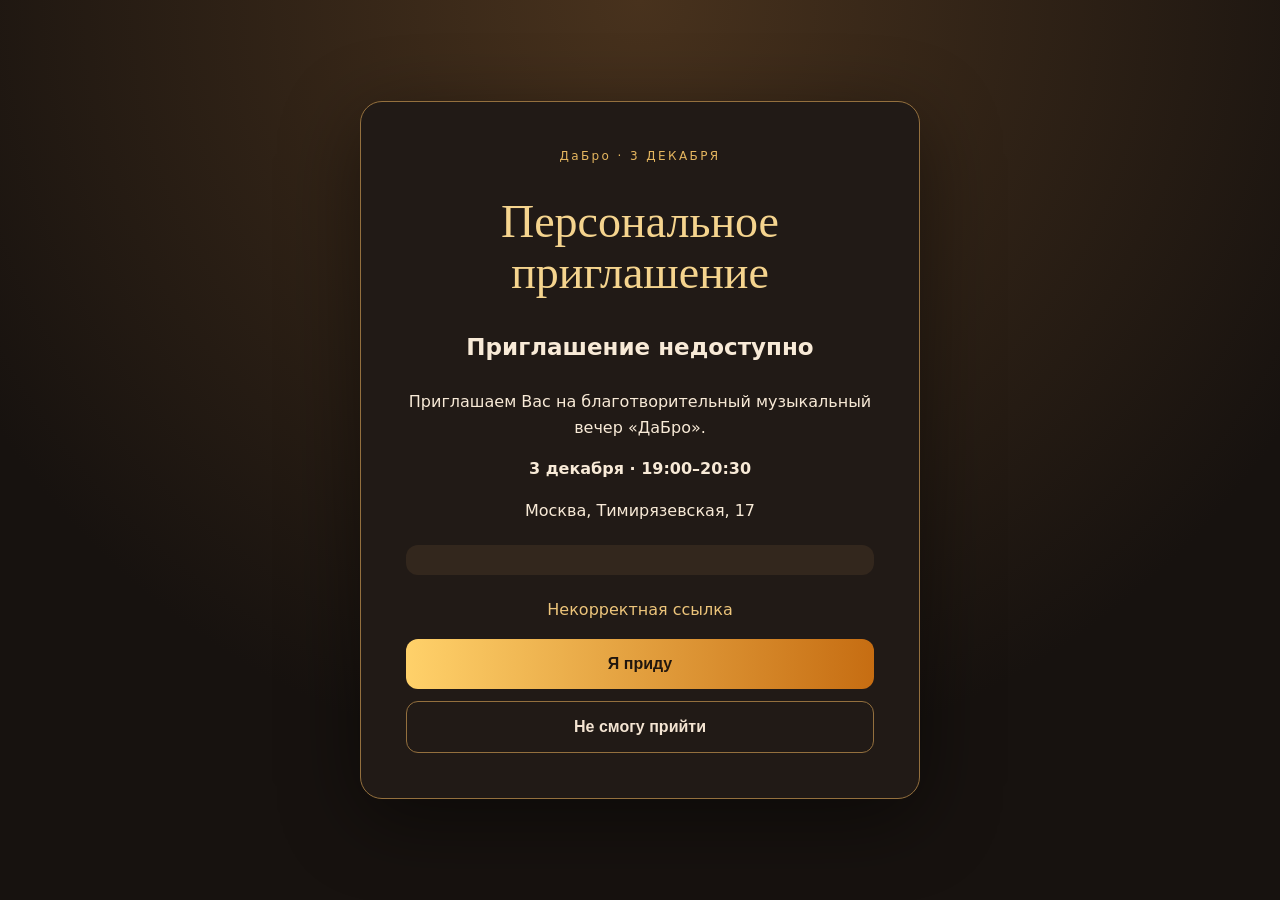
<file: invite.html>
<!doctype html><html lang="ru"><head><meta charset="utf-8"><meta name="viewport" content="width=device-width,initial-scale=1"><meta name="referrer" content="no-referrer"><title>Персональное приглашение — ДаБро</title><link rel="stylesheet" href="css/invite.css"></head><body><main class="card"><div class="brand">ДаБро · 3 ДЕКАБРЯ</div><h1>Персональное приглашение</h1><p id="name">Загрузка…</p><p>Приглашаем Вас на благотворительный музыкальный вечер «ДаБро».</p><p><strong>3 декабря · 19:00–20:30</strong></p><p>Москва, Тимирязевская, 17</p><div class="seats" id="seats"></div><p id="status" role="status"></p><div class="actions" id="actions"><button id="accept">Я приду</button><button id="decline" class="outline">Не смогу прийти</button></div></main><script src="js/config.js"></script><script src="js/invite.js"></script></body></html>
</file>
<file: css/style.css>
* { margin: 0; padding: 0; box-sizing: border-box; }

:root {
  --bg: #120d08;
  --surface: #21160c;
  --text: #fff0d4;
  --muted: #c7ad87;
  --olive: #f5a623;
  --olive-dark: #b95b12;
  --gold: #ff9d1c;
  --gold-light: #ffd36a;
  --line: #62401e;
  --seat-free: #3b2814;
  --seat-selected: #ffb21c;
  --seat-booked: #754a26;
  --seat-size: 24px;
  --seat-gap: 1px;
  --font-heading: 'Playfair Display', serif;
  --font-body: 'Inter', sans-serif;
}

html { scroll-behavior: smooth; }
body {
  font-family: var(--font-body);
  background: var(--bg);
  color: var(--text);
  line-height: 1.5;
  overflow-x: hidden;
}
button, input { font: inherit; }
a { color: inherit; }

/* Compact header */
.navbar {
  position: fixed;
  inset: 0 0 auto 0;
  z-index: 1000;
  height: 58px;
  background: rgba(18, 13, 8, .94);
  backdrop-filter: blur(12px);
  border-bottom: 1px solid rgba(245,166,35,.20);
}
.nav-container {
  width: min(1320px, calc(100% - 36px));
  height: 58px;
  margin: 0 auto;
  display: flex;
  align-items: center;
  justify-content: space-between;
  gap: 24px;
}
.logo {
  text-decoration: none;
  font-family: var(--font-heading);
  font-weight: 700;
  font-size: 16px;
  letter-spacing: .16em;
  color: var(--olive-dark);
  white-space: nowrap;
}
.nav-links {
  list-style: none;
  display: flex;
  align-items: center;
  gap: 22px;
}
.nav-links a {
  text-decoration: none;
  font-size: 13px;
  font-weight: 600;
  color: var(--text);
}
.nav-links a:hover { color: var(--olive); }
.nav-links .nav-donate {
  padding: 8px 14px;
  border-radius: 999px;
  background: linear-gradient(135deg,#ffcf58 0%,#f39a19 50%,#b95112 100%);
  color: #fff;
}
.nav-links .nav-donate:hover { background: var(--olive-dark); color: #fff; }
.nav-burger {
  display: none;
  border: 0;
  background: transparent;
  color: var(--olive-dark);
  font-size: 24px;
  cursor: pointer;
}

/* Hero */
.hero {
  position: relative;
  min-height: 760px;
  display: flex;
  align-items: center;
  overflow: hidden;
  background: #241609;
  padding-top: 58px;
}
.hero-media { position: absolute; inset: 0; z-index: 0; }
.hero-media img {
  width: 100%; height: 100%; object-fit: cover; object-position: center right; display: block;
}
.hero.image-missing .hero-media { display: none; }
.hero-overlay {
  position: absolute;
  inset: 0;
  z-index: 1;
  background: linear-gradient(90deg,
    rgba(251,246,239,.97) 0%,
    rgba(251,246,239,.91) 28%,
    rgba(251,246,239,.64) 49%,
    rgba(251,246,239,.20) 71%,
    rgba(251,246,239,.04) 100%);
}
.hero-inner {
  position: relative;
  z-index: 2;
  width: min(1320px, calc(100% - 36px));
  margin: 0 auto;
}
.hero-content {
  width: min(590px, 52vw);
  margin: 0;
  text-align: left;
}
.hero-subtitle {
  font-family: var(--font-heading);
  font-style: italic;
  font-size: clamp(20px, 2vw, 27px);
  color: var(--olive);
  margin-bottom: 8px;
}
.hero-title {
  font-family: var(--font-heading);
  font-size: clamp(46px, 5.6vw, 82px);
  line-height: .98;
  letter-spacing: -.025em;
  color: #493d37;
  margin-bottom: 24px;
}
.hero-desc {
  max-width: 520px;
  color: var(--muted);
  font-size: clamp(15px, 1.3vw, 18px);
  margin-bottom: 26px;
}
.hero-actions { display: flex; flex-wrap: wrap; gap: 10px; align-items: center; }
.btn-primary, .btn-donate-hero {
  display: inline-flex;
  align-items: center;
  justify-content: center;
  min-height: 46px;
  padding: 0 20px;
  border-radius: 999px;
  text-decoration: none;
  font-size: 14px;
  font-weight: 700;
  transition: transform .2s, background .2s, box-shadow .2s;
}
.btn-primary { background: linear-gradient(135deg,#ffcf58 0%,#f39a19 50%,#b95112 100%); color: #fff; box-shadow: 0 8px 24px rgba(245,145,24,.25); }
.btn-primary:hover, .btn-donate-hero:hover { transform: translateY(-2px); }
.btn-donate-hero { background: rgba(255,255,255,.86); color: var(--olive-dark); border: 1px solid rgba(196,61,120,.18); }
.donation-caption { margin-top: 12px; font-size: 12px; color: #7b6f67; }
.hero-date-badge {
  position: absolute;
  z-index: 2;
  right: max(28px, calc((100vw - 1320px)/2));
  bottom: 52px;
  width: 108px;
  height: 108px;
  border-radius: 50%;
  background: linear-gradient(145deg,#f7a51d,#c85d13 55%,#ffcf58);
  color: white;
  display: flex;
  flex-direction: column;
  justify-content: center;
  align-items: center;
  box-shadow: 0 16px 35px rgba(95,70,80,.18);
}
.date-number { font-size: 34px; font-weight: 700; line-height: 1; }
.date-month { font-size: 12px; margin-top: 4px; }


/* Event information */
.intro-section, .exhibition-section, .support-section, .organizers-section, .donation-section { max-width: 1180px; margin: 0 auto; padding: 76px 24px; }
.intro-section { padding-top: 64px; padding-bottom: 52px; }
.intro-grid { display:grid; grid-template-columns: 1.3fr .7fr; gap:28px; align-items:stretch; }
.intro-grid > div, .intro-note { background: rgba(255,255,255,.72); border:1px solid rgba(196,61,120,.16); border-radius:26px; padding:32px; box-shadow:0 16px 40px rgba(95,70,80,.06); }
.intro-grid h2 { font-family:var(--font-heading); font-size:clamp(34px,4vw,54px); margin:8px 0 10px; color:#fff0d4; }
.address { font-size:18px; color:var(--muted); margin:0; }
.intro-note { display:flex; flex-direction:column; justify-content:center; background:linear-gradient(135deg,#3b2814,#21160c); }
.note-time { font-size:22px; font-weight:700; color:var(--olive-dark); }
.intro-note p { color:var(--muted); line-height:1.6; margin:8px 0 0; }
.eyebrow { margin:0; color:#ffb32b; font-size:12px; font-weight:800; letter-spacing:.18em; text-transform:uppercase; }
.left-head { text-align:left; max-width:760px; margin-left:0; }
.support-grid { display:grid; grid-template-columns:repeat(2,minmax(0,1fr)); gap:16px; }
.support-grid article { background:#fff; border:1px solid rgba(245,166,35,.20); border-radius:22px; padding:26px; box-shadow:0 12px 32px rgba(95,70,80,.05); }
.support-grid article:last-child { grid-column:auto; background:linear-gradient(135deg,#24180c,#2b1b0c); }
.support-grid span { display:inline-flex; width:34px; height:34px; align-items:center; justify-content:center; border-radius:50%; background:linear-gradient(135deg,#ffcf58,#f39a19); color:#8f4511; font-size:12px; font-weight:800; }
.support-grid h3 { margin:14px 0 8px; font-family:var(--font-heading); font-size:24px; color:#fff0d4; }
.support-grid p { margin:0; color:var(--muted); line-height:1.65; }
.donation-section { padding-top:24px; padding-bottom:84px; }
.donation-card { display:flex; justify-content:space-between; align-items:center; gap:28px; padding:38px; border-radius:30px; background:linear-gradient(135deg,#3a2510 0%,#4a2b0e 52%,#21160c 100%); border:1px solid rgba(245,166,35,.20); }
.donation-card h2 { font-family:var(--font-heading); color:#fff0d4; font-size:clamp(30px,4vw,48px); line-height:1.05; max-width:720px; margin:9px 0 12px; }
.donation-card p { max-width:720px; color:#c7ad87; line-height:1.6; margin:0; }
.donation-button, .btn-donate-after { display:inline-flex; align-items:center; justify-content:center; min-height:50px; padding:0 24px; border-radius:999px; background:linear-gradient(135deg,#ffcf58 0%,#f39a19 50%,#b95112 100%); color:#fff; text-decoration:none; font-weight:800; white-space:nowrap; box-shadow:0 10px 26px rgba(105,75,88,.18); transition:transform .2s,background .2s; }
.donation-button:hover, .btn-donate-after:hover { transform:translateY(-2px); filter:saturate(1.08) brightness(.98); }
@media (max-width:760px) {
  .intro-grid, .support-grid { grid-template-columns:1fr; }
  .support-grid article:last-child { grid-column:auto; }
  .program-item { grid-template-columns:76px 1fr; gap:14px; }
  .donation-card { flex-direction:column; align-items:flex-start; }
  .exhibition-card, .organizers-card { grid-template-columns:1fr; }
  .partner-placeholders { grid-template-columns:1fr 1fr 1fr; }
}



/* Anniversary + exhibition */
.anniversary-note { background: linear-gradient(135deg,#fff4f7 0%,#f4effb 48%,#edf7fb 100%); }
.exhibition-section { max-width:1180px; margin:0 auto; padding:18px 24px 44px; }
.exhibition-card { display:grid; grid-template-columns:1.4fr .6fr; gap:24px; align-items:stretch; padding:34px; border-radius:28px; background:linear-gradient(135deg,#fffdf8 0%,#fff0f5 52%,#eef8fc 100%); border:1px solid rgba(196,61,120,.13); box-shadow:0 16px 42px rgba(95,70,80,.06); }
.exhibition-card h2 { font-family:var(--font-heading); font-size:clamp(30px,4vw,48px); line-height:1.05; margin:9px 0 12px; color:#fff0d4; }
.exhibition-card p:not(.eyebrow) { max-width:700px; color:var(--muted); line-height:1.7; margin:0; }
.exhibition-mark { min-height:170px; border-radius:22px; display:flex; flex-direction:column; justify-content:center; align-items:center; text-align:center; background:linear-gradient(145deg,#ffcf58,#f39a19 55%,#9bd1bd); color:#5b3c4d; box-shadow:inset 0 0 0 1px rgba(255,255,255,.65); }
.exhibition-mark span { font-size:11px; letter-spacing:.22em; font-weight:800; }
.exhibition-mark strong { font-family:var(--font-heading); font-size:30px; }

/* Organizers / partners */
.organizers-section { padding-top:22px; padding-bottom:34px; }
.organizers-card { display:grid; grid-template-columns:1.2fr .8fr; gap:28px; align-items:center; padding:34px; border-radius:28px; background:linear-gradient(135deg,#fdf9f4 0%,#f6edf8 54%,#eef8fb 100%); border:1px solid rgba(57,169,209,.13); }
.organizers-card h2 { font-family:var(--font-heading); font-size:clamp(28px,3.6vw,44px); line-height:1.08; margin:8px 0 12px; }
.organizers-card p:not(.eyebrow) { color:var(--muted); line-height:1.65; max-width:680px; }
.partner-placeholders { display:grid; grid-template-columns:repeat(3,1fr); gap:10px; }
.partner-placeholders span { min-height:72px; display:grid; place-items:center; border:1px dashed rgba(122,49,91,.24); border-radius:16px; color:#9c7d8d; background:rgba(255,255,255,.5); font-size:11px; font-weight:800; letter-spacing:.1em; }

/* People: visual-first presentation */
.artists-section, .guests-section { max-width:1180px; margin:0 auto; padding:76px 24px 30px; }
.artists-grid { display:grid; grid-template-columns:repeat(3,minmax(0,1fr)); gap:26px; justify-content:start; }
.artist-card { text-align:center; }
.artist-photo { position:relative; width:min(210px,100%); aspect-ratio:1/1; height:auto; margin:0 auto 18px; border-radius:50%; overflow:hidden; background:linear-gradient(145deg,#f4e4d6,#eee8df); border:7px solid rgba(255,255,255,.95); box-shadow:0 18px 42px rgba(126,86,67,.15), 0 0 0 1px rgba(196,61,120,.16); }
.artist-photo img, .guest-photo img { width:100%; height:100%; object-fit:cover; display:block; }
.artist-photo img { object-position:center; }
.photo-fallback { position:absolute; inset:0; display:grid; place-items:center; font-family:var(--font-heading); font-weight:700; font-size:42px; color:#9a6757; background:linear-gradient(145deg,#f3dfd5,#eee9de); }
.artist-card .photo-fallback { border-radius:50%; background:linear-gradient(145deg,#ffcf58,#f39a19 58%,#a8d7bd); color:#8f4511; }
.artist-photo img:not([src=""]) + .photo-fallback { z-index:-1; }
.artist-card h3, .guest-card h3 { font-family:var(--font-heading); color:var(--text); font-size:25px; margin:0 0 5px; }
.artist-card p { margin:0 auto; color:var(--muted); font-size:13px; max-width:220px; line-height:1.45; }
.guests-section { padding-top:50px; padding-bottom:76px; }
.guests-grid { display:grid; grid-template-columns:repeat(4,minmax(0,1fr)); gap:18px; }
.guest-card { background:var(--surface); border:1px solid rgba(196,61,120,.14); border-radius:20px; overflow:hidden; box-shadow:0 12px 30px rgba(126,86,67,.06); }
.guest-photo { position:relative; aspect-ratio:3/4; background:linear-gradient(145deg,#f1e4d8,#ece9df); overflow:hidden; }
.guest-card .photo-fallback { font-family:var(--font-body); font-size:13px; letter-spacing:.08em; color:#9b8174; background:linear-gradient(145deg,#f1e4d8,#ece9df); }
.guest-card h3 { font-family:var(--font-body); font-size:14px; font-weight:700; padding:14px 15px 17px; margin:0; }
.guest-card.placeholder h3 { color:#8a7b72; }

@media (max-width:760px) {
  .artists-grid { grid-template-columns:1fr 1fr; gap:22px 14px; }
  .artist-photo { width:min(42vw,190px); border-width:5px; }
  .artist-card h3 { font-size:19px; }
  .guests-grid { grid-template-columns:repeat(2,minmax(0,1fr)); }
}

/* Hall */
.hall-section { padding: 72px 18px 20px; text-align: center; }
.section-head { margin-bottom: 18px; }
.section-title { font-family: var(--font-heading); font-size: clamp(34px, 4vw, 52px); line-height: 1; }
.section-subtitle { margin-top: 8px; color: var(--muted); font-size: 14px; }
.hall-legend {
  display: flex;
  justify-content: center;
  flex-wrap: wrap;
  gap: 18px;
  margin: 18px 0;
  color: var(--muted);
  font-size: 12px;
}
.hall-legend span { display: inline-flex; align-items: center; gap: 7px; }
.legend-seat { width: 17px; height: 17px; border-radius: 3px; border: 1px solid #aaa69e; display: inline-block; }
.legend-seat.available { background: var(--seat-free); }
.legend-seat.selected { background: var(--seat-selected); }
.legend-seat.booked { background: var(--seat-booked); }

.hall-wrapper {
  width: min(1180px, 100%);
  margin: 0 auto;
  overflow-x: auto;
  padding: 6px 0 18px;
  scrollbar-width: thin;
}
.hall-container {
  --row-track: 930px;
  min-width: 1010px;
  width: 1010px;
  margin: 0 auto;
  background: #fff;
  border: 1px solid rgba(245,166,35,.20);
  border-radius: 18px;
  padding: 26px 24px 30px;
  box-shadow: 0 12px 34px rgba(95,70,80,.06);
}
.stage-label, .balcony-label {
  font-family: var(--font-heading);
  font-weight: 700;
  letter-spacing: .12em;
  color: #1f2b20;
}
.stage-label { font-size: 20px; margin-bottom: 6px; }
.stage-bar { height: 3px; width: 360px; max-width: 46%; background: linear-gradient(90deg,var(--olive),var(--gold),var(--olive)); border-radius: 999px; margin: 0 auto 16px; }
.balcony-label { font-size: 18px; margin: 26px 0 12px; }

.hall-floor, .hall-balcony { display: flex; flex-direction: column; align-items: center; }
.hall-row {
  width: 100%;
  display: flex;
  align-items: center;
  justify-content: center;
  min-height: calc(var(--seat-size) + 1px);
}
.row-number {
  width: 30px;
  height: var(--seat-size);
  flex: 0 0 30px;
  display: flex;
  align-items: center;
  justify-content: center;
  background: #f0e6ec;
  border: 1px solid #c9b6c2;
  color: #4d3c45;
  font-size: 11px;
  font-weight: 700;
}
.row-number.ghost { visibility: hidden; }
.row-spacer { width: 8px; flex: 0 0 8px; }
.seat {
  width: var(--seat-size);
  height: var(--seat-size);
  flex: 0 0 var(--seat-size);
  display: inline-flex;
  align-items: center;
  justify-content: center;
  border: 1px solid #9d9b94;
  border-radius: 0;
  padding: 0;
  font-size: 10px;
  font-weight: 500;
  line-height: 1;
  cursor: pointer;
  transition: background .12s, color .12s, transform .12s;
}
.seat + .seat { margin-left: var(--seat-gap); }
.seat-available { background: var(--seat-free); color: #4d3c45; }
.seat-available:hover { background: #d8eff7; transform: translateY(-1px); z-index: 2; }
.seat-selected { background: var(--seat-selected); color: #fff; border-color: var(--olive-dark); }
.seat-booked { background: var(--seat-booked); color: #fff; border-color: #5d9d86; cursor: not-allowed; opacity: .78; }

.stage-row .row-content, .lower-row .row-content, .balcony-wing-row .row-content, .balcony-lower-row .row-content {
  width: 900px;
}
.stage-row .row-content {
  display: grid;
  grid-template-columns: 425px 50px 425px;
  align-items: center;
}
.seat-bank { display: flex; align-items: center; min-height: var(--seat-size); }
.stage-left-bank { justify-content: flex-end; }
.stage-right-bank { justify-content: flex-start; }
.stage-center-gap { height: 1px; }
.pult-inline {
  width: 122px;
  flex: 0 0 122px;
  height: var(--seat-size);
  display: flex;
  align-items: center;
  justify-content: center;
  font-size: 11px;
  font-weight: 800;
  letter-spacing: .42em;
  color: #111;
  margin-right: 7px;
}
.lower-row .row-content { display: flex; justify-content: center; }

/* Balcony follows the supplied seating diagram */
.hall-balcony { gap: 0; }
.balcony-upper-wings { width: 100%; display: flex; flex-direction: column; }
.balcony-wing-row .row-content {
  display: grid;
  grid-template-columns: 310px 280px 310px;
  align-items: center;
}
.balcony-wing-left, .balcony-wing-right { display: flex; align-items: center; }
.balcony-wing-left { justify-content: flex-start; }
.balcony-wing-right { justify-content: flex-end; }
.balcony-wing-left.indent-1 { padding-left: 25px; }
.balcony-wing-left.indent-2 { padding-left: 75px; }
.balcony-wing-left.indent-3 { padding-left: 125px; }
.balcony-wing-right.shift-left { justify-content: flex-start; }

.balcony-center-block { margin: 14px 0 16px; }
.balcony-center-row { display: flex; align-items: center; justify-content: center; }
.balcony-center-row .row-number { margin-right: 8px; }
.balcony-center-row .seat-bank { min-width: 630px; justify-content: flex-start; }
.balcony-center-row.row-3 .seat-bank { padding-left: 25px; }

/* Нижний балкон — геометрия по исходной схеме.
   Для рядов 5–11 размер мест чуть компактнее: так 22 места справа
   помещаются без наезда на номера рядов и сохраняется проход между блоками. */
.balcony-lower-block { width: 100%; display: flex; flex-direction: column; }
.balcony-lower-row .row-content {
  position: relative;
  display: block;
  width: 900px;
  height: var(--seat-size);
}
.balcony-lower-row .seat {
  width: 22px;
  height: 22px;
  flex: 0 0 22px;
  font-size: 9px;
}
.balcony-lower-left,
.balcony-lower-right {
  position: absolute;
  top: 1px;
  display: flex;
  justify-content: flex-start;
  align-items: center;
}

/* Ряды 5–10 слева начинаются на одной вертикали, как в оригинале. */
.balcony-lower-left { left: 65px; }
/* 11-й ряд выступает влево. */
.balcony-lower-left.row-11 { left: 20px; }

/* Ряды 5–9: отдельный правый блок с видимым проходом после места 12. */
.balcony-lower-right { left: 365px; }

/* 10-й ряд: большой центральный разрыв перед местом 13. */
.balcony-lower-right.row-10 { left: 535px; }

/* 11-й ряд: выступ слева и правый блок 15–31 без наезда на номер ряда. */
.balcony-lower-right.row-11 { left: 510px; }

.seat-tooltip {
  position: fixed;
  display: none;
  z-index: 3000;
  pointer-events: none;
  background: #493d37;
  color: #fff;
  border-radius: 7px;
  padding: 7px 10px;
  font-size: 11px;
  box-shadow: 0 8px 20px rgba(0,0,0,.18);
  white-space: nowrap;
}
.btn-zoom {
  margin: 14px auto 0;
  border: 1px solid rgba(196,61,120,.18);
  background: #fff;
  color: var(--olive-dark);
  border-radius: 999px;
  padding: 9px 16px;
  cursor: pointer;
  font-weight: 700;
  font-size: 12px;
}

/* Selected seats */
.selected-panel { width: min(1180px, calc(100% - 36px)); margin: 22px auto 58px; }
.selected-panel-inner {
  display: flex;
  align-items: center;
  justify-content: space-between;
  gap: 18px;
  flex-wrap: wrap;
  background: #fff;
  border: 1px solid rgba(245,166,35,.20);
  border-radius: 16px;
  padding: 18px 20px;
  box-shadow: 0 8px 28px rgba(35,47,36,.05);
}
.selected-list { flex: 1 1 500px; text-align: left; }
.selected-list h3 { font-size: 14px; margin-bottom: 8px; }
.selected-seat-tag {
  display: inline-flex;
  align-items: center;
  gap: 5px;
  background: #f2e5dc;
  border-radius: 999px;
  padding: 5px 8px 5px 11px;
  margin: 3px 5px 3px 0;
  font-size: 11px;
}
.remove-seat { border: 0; background: transparent; cursor: pointer; color: #677066; font-size: 16px; line-height: 1; }
.btn-book {
  border: 0;
  border-radius: 999px;
  min-height: 44px;
  padding: 0 22px;
  background: linear-gradient(135deg,#ffcf58 0%,#f39a19 50%,#b95112 100%);
  color: #fff;
  font-weight: 700;
  cursor: pointer;
}
.btn-book:disabled { opacity: .42; cursor: not-allowed; }
.booking-note { color: var(--muted); font-size: 12px; }

/* Modals */
.modal-overlay {
  position: fixed;
  inset: 0;
  z-index: 2000;
  display: none;
  align-items: center;
  justify-content: center;
  padding: 18px;
  background: rgba(16,22,17,.62);
  backdrop-filter: blur(5px);
}
.modal-overlay.active { display: flex; }
.modal {
  width: min(500px, 100%);
  max-height: 90vh;
  overflow-y: auto;
  position: relative;
  background: #fff;
  border-radius: 18px;
  padding: 30px;
  box-shadow: 0 28px 70px rgba(0,0,0,.23);
}
.modal-close { position: absolute; top: 10px; right: 14px; border: 0; background: transparent; font-size: 28px; color: #858982; cursor: pointer; }
.modal-header { text-align: center; margin-bottom: 20px; }
.modal-header h2, .modal-success h2 { font-family: var(--font-heading); font-size: 28px; }
.modal-header p { color: var(--muted); font-size: 13px; margin-top: 6px; }
.form-group { margin-bottom: 14px; }
.form-group label { display: block; margin-bottom: 6px; font-size: 12px; font-weight: 700; }
.form-group input {
  width: 100%;
  border: 1px solid var(--line);
  border-radius: 10px;
  padding: 12px 13px;
  background: #fbfaf7;
  outline: none;
}
.form-group input:focus { border-color: var(--olive); box-shadow: 0 0 0 3px rgba(196,61,120,.14); }
.form-seats-info { margin: 4px 0 16px; padding: 12px; border-radius: 10px; background: #f6eee5; font-size: 12px; }
.btn-submit {
  width: 100%;
  border: 0;
  border-radius: 11px;
  padding: 13px;
  background: linear-gradient(135deg,#ffcf58 0%,#f39a19 50%,#b95112 100%);
  color: #fff;
  font-weight: 700;
  cursor: pointer;
}
.modal-success { text-align: center; }
.success-icon { width: 58px; height: 58px; border-radius: 50%; display: grid; place-items: center; margin: 0 auto 12px; background: #e4f4ef; color: var(--olive-dark); font-size: 30px; font-weight: 800; }
#successMessage { margin-top: 12px; color: var(--muted); white-space: pre-line; font-size: 13px; }
.success-donation-prompt { margin-top: 20px; padding-top: 18px; border-top: 1px solid #ece8df; }
.success-donation-prompt p { font-size: 13px; margin-bottom: 12px; }
.btn-donate-after {
  width: 100%; min-height: 44px; border-radius: 11px; display: flex; align-items: center; justify-content: center;
  text-decoration: none; background: var(--olive); color: #fff; font-weight: 700; font-size: 13px;
}
.btn-skip { border: 0; background: transparent; color: #858982; margin-top: 12px; cursor: pointer; font-size: 12px; text-decoration: underline; }

.footer { background: #493d37; color: rgba(255,255,255,.84); padding: 22px 18px; }
.footer-minimal { width: min(1180px, 100%); margin: 0 auto; display: flex; align-items: center; justify-content: space-between; gap: 18px; }
.footer-minimal div { display: flex; align-items: baseline; flex-wrap: wrap; gap: 12px; }
.footer-minimal strong { font-family: var(--font-heading); letter-spacing: .12em; font-size: 14px; }
.footer-minimal span, .footer-minimal a { font-size: 11px; color: rgba(255,255,255,.56); }
.footer-minimal a { text-decoration: none; }
.footer-minimal a:hover { color: #fff; }

@media (max-width: 760px) {
  .navbar, .nav-container { height: 54px; }
  .navbar { height: 54px; }
  .nav-container { width: min(100% - 24px, 1320px); }
  .nav-burger { display: block; }
  .nav-links {
    display: none;
    position: absolute;
    top: 54px;
    left: 0;
    right: 0;
    padding: 12px 18px 18px;
    background: rgba(245,240,232,.98);
    border-bottom: 1px solid rgba(196,61,120,.12);
    flex-direction: column;
    align-items: stretch;
    gap: 5px;
  }
  .nav-links.nav-open { display: flex; }
  .nav-links a { display: block; padding: 10px 4px; }
  .nav-links .nav-donate { text-align: center; padding: 10px 14px; }
  .hero { min-height: 680px; padding-top: 54px; align-items: flex-end; }
  .hero-inner { width: min(100% - 28px, 1320px); padding-bottom: 70px; }
  .hero-content { width: min(520px, 100%); }
  .hero-overlay { background: linear-gradient(180deg, rgba(251,246,239,.28) 0%, rgba(251,246,239,.58) 34%, rgba(251,246,239,.97) 74%); }
  .hero-media img { object-position: 64% center; }
  .hero-title { font-size: clamp(43px, 12vw, 62px); }
  .hero-date-badge { width: 82px; height: 82px; right: 14px; bottom: 14px; }
  .date-number { font-size: 27px; }
  .hall-section { padding-top: 52px; }
  .selected-panel-inner { align-items: stretch; }
  .btn-book { width: 100%; }
  .booking-note { width: 100%; text-align: center; }
  .modal { padding: 26px 18px 22px; }
  .footer-minimal { flex-direction: column; align-items: flex-start; }
}



/* Event refresh: warm gold and orange palette */
body { background: radial-gradient(ellipse at top, #2a1909 0%, #120d08 60%); color: #fff4df; }
.navbar { background: rgba(18,13,8,.94); border-bottom-color: rgba(255,174,36,.24); }
.nav-links a { color: #f8ead1; }
.logo, .nav-burger { color: #ffc24a; }
.intro-section, .artists-section, .guests-section, .support-section, .hall-section, .organizers-section, .donation-section { background: transparent; color: #fff4df; }
.artist-card, .guest-card, .organizers-card, .donation-card, .support-message { background: linear-gradient(145deg,rgba(49,31,13,.96),rgba(25,17,9,.98)); border: 1px solid rgba(255,177,45,.25); color: #fff4df; }
.artist-card h3, .guest-card h3, .section-title, .intro-grid h2, .donation-card h2, .support-message h2 { color: #ffcf70; }
.artist-card p, .section-subtitle, .donation-card p, .address { color: #d6bd96; }
.eyebrow { color: #ffb32b; }
.stage-label, .stage-bar { background: linear-gradient(90deg,#9d4a0d,#ffca55,#9d4a0d); color: #201205; }
.donation-button, .btn-donate-after, .btn-donate-hero, .nav-links .nav-donate { background: linear-gradient(135deg,#ffe078,#ffad1f 52%,#df6410); color: #281504; border: 1px solid #ffe19a; box-shadow: 0 0 22px rgba(255,155,15,.35); }
.donation-button { animation: donation-pulse 1.7s ease-in-out infinite; }
@keyframes donation-pulse { 0%,100% { transform:scale(1); box-shadow:0 0 14px rgba(255,155,15,.35); } 50% { transform:scale(1.045); box-shadow:0 0 30px rgba(255,155,15,.75); } }
.artist-photo-letter { display:flex; align-items:center; justify-content:center; background:radial-gradient(circle,#ffcf58,#9e4c0b); color:#241406; font-size:64px; font-weight:800; }
.support-message { max-width:1000px; margin:0 auto; padding:clamp(28px,5vw,60px); border-radius:26px; text-align:center; }
.support-message h2 { font-size:clamp(30px,4vw,48px); margin:10px 0 16px; }
.support-message p:last-child { color:#f4dfbd; font-size:clamp(17px,2vw,22px); line-height:1.65; }
.footer { background:#0d0905; color:#e9d2ad; border-top:1px solid rgba(255,177,45,.22); }

.official-hall-scheme { max-width: 1200px; margin: 0 auto 30px; padding: 12px; border: 1px solid rgba(255,177,45,.3); border-radius: 18px; background: #1a1108; }
.official-hall-scheme img { display:block; width:100%; height:auto; border-radius:10px; }
.official-hall-scheme figcaption { color:#ffca55; text-align:center; padding:10px 6px 2px; font-size:13px; }


/* Readability and responsive fixes */
.intro-grid { grid-template-columns: minmax(0, 1fr); }
.intro-grid > div {
  background: linear-gradient(145deg, rgba(48,31,15,.98), rgba(24,16,9,.98));
  border: 1px solid rgba(255,190,72,.42);
  box-shadow: 0 16px 42px rgba(0,0,0,.24);
  color: #fff4df;
}
.intro-grid h2 { color: #ffcf70; overflow-wrap: anywhere; }
.intro-grid .address { color: #f0dfc3; line-height: 1.55; }
.intro-grid .eyebrow { line-height: 1.7; }
.hall-wrapper { max-width: 100%; -webkit-overflow-scrolling: touch; }
.hall-container { transform-origin: top center; }
.hall-section { overflow: hidden; }
.seat { touch-action: manipulation; }
.btn-zoom { margin-top: 10px; }

@media (max-width: 760px) {
  body { overflow-x: hidden; }
  .intro-section, .artists-section, .guests-section, .support-section,
  .hall-section, .organizers-section, .donation-section { padding-left: 14px; padding-right: 14px; }
  .intro-section { padding-top: 28px; padding-bottom: 28px; }
  .intro-grid > div { padding: 22px 18px; border-radius: 20px; min-width: 0; }
  .intro-grid h2 { font-size: clamp(30px, 9vw, 42px); line-height: 1.12; }
  .intro-grid .address { font-size: 15px; overflow-wrap: anywhere; }
  .eyebrow { font-size: 10px; letter-spacing: .12em; }
  .artists-grid, .guests-grid { grid-template-columns: repeat(2, minmax(0, 1fr)); gap: 12px; }
  .artist-card, .guest-card { min-width: 0; padding: 12px; }
  .artist-card h3, .guest-card h3 { font-size: 16px; overflow-wrap: anywhere; }
  .artist-card p { font-size: 13px; }
  .section-title { font-size: clamp(29px, 8vw, 40px); }
  .section-subtitle { font-size: 15px; line-height: 1.5; }
  .hall-wrapper { overflow-x: auto; padding: 6px 0 14px; }
  .hall-container { min-width: 1010px; width: 1010px; }
  .hall-legend { flex-wrap: wrap; gap: 10px 16px; }
  .selected-panel { padding-left: 14px; padding-right: 14px; }
  .selected-panel-inner { display: flex; flex-direction: column; gap: 14px; }
  .selected-list { min-width: 0; }
  .selected-seat-tag { max-width: 100%; overflow-wrap: anywhere; }
  .btn-book { min-height: 48px; }
  .support-message { padding: 26px 18px; }
  .support-message p:last-child { font-size: 16px; line-height: 1.55; overflow-wrap: anywhere; }
  .hero { min-height: 650px; }
  .hero-content { padding: 20px 0; }
  .hero-desc { font-size: 15px; line-height: 1.55; }
  .hero-actions { flex-direction: column; align-items: stretch; gap: 10px; }
  .hero-actions a { text-align: center; }
  .footer-minimal { gap: 12px; }
}
@media (max-width: 390px) {
  .artists-grid, .guests-grid { grid-template-columns: minmax(0, 1fr); }
  .hero-title { font-size: 40px; }
  .hero-date-badge { width: 68px; height: 68px; }
}

/* Новая схема зала: партер, амфитеатр и бельэтаж по примеру пользователя. */
.hall-container { width: 100%; min-width: 1080px; max-width: 1480px; padding: 20px 18px 28px; border-radius: 2px; background: #fff; color: #171717; box-shadow: none; }
.hall-wrapper { width: 100%; max-width: 1500px; }
.stage-label { color: #171717; border: 1px solid #aaa; font-family: Georgia,serif; font-size: 30px; font-weight: 400; letter-spacing: 0; width: 72%; margin: 0 auto 10px; padding: 2px; text-align: center; }
.stage-bar { display: none; }
.seat-section { width: 100%; margin: 10px auto 22px; }
.seat-section h3 { text-align: center; font: 26px Georgia,serif; color: #171717; margin: 6px 0 10px; }
.diagram-row { display: grid; grid-template-columns: minmax(0,1fr) 34px minmax(0,1fr); align-items: center; justify-content: center; gap: 8px; min-height: 27px; margin: 3px auto; width: max-content; max-width: 100%; }
.diagram-bank { display: flex; align-items: center; gap: 4px; }
.left-bank { justify-content: flex-end; }
.right-bank { justify-content: flex-start; }
.diagram-row-number { text-align: center; font: 16px Georgia,serif; color: #171717; }
.seat { width: 25px; height: 25px; flex: 0 0 25px; border-radius: 0; font: 14px Georgia,serif; color: #fff; border: 1px solid rgba(0,0,0,.25); }
.seat-purple.seat-available { background: #a65b99; color: #fff; }
.seat-green.seat-available { background: #4d970d; color: #fff; }
.seat-selected { background: #e99b18 !important; color: #fff !important; }
.seat-booked { background: #777 !important; color: #fff !important; opacity: .85; }
.amphi-side-wings { display: flex; justify-content: space-between; align-items: center; gap: 20px; width: 100%; margin: -140px auto 10px; pointer-events: none; }
.wing { display: flex; flex-direction: column; gap: 8px; width: 220px; }
.wing-line { display: flex; gap: 5px; }
.wing-left .wing-line { justify-content: flex-start; }
.wing-right .wing-line { justify-content: flex-end; }
.wing .seat { pointer-events: auto; }
.bel-etage-section { margin-top: 100px; }
.bel-etage-section .diagram-row { margin-top: 10px; }
@media (max-width: 700px) { .hall-container { min-width: 1080px; } .hall-wrapper { overflow-x: auto; } }

/* MANGUST editorial hero redesign — clear photography, cinematic contrast */
.hero { background:#110d0b; min-height: min(820px, 95svh); }
.hero-media img { filter: saturate(1.09) contrast(1.07) brightness(.82); }
.hero-overlay { background: linear-gradient(90deg,rgba(12,10,12,.95) 0%,rgba(16,12,14,.86) 24%,rgba(17,12,15,.52) 49%,rgba(12,10,12,.10) 77%),linear-gradient(0deg,rgba(12,9,10,.5),transparent 35%); }
.hero-content { width:min(680px,56vw); padding:54px 0; }
.hero-subtitle { font-family:var(--font-body); font-style:normal; font-size:clamp(12px,1.25vw,16px); font-weight:700; letter-spacing:.13em; text-transform:uppercase; color:#ffc96e; margin-bottom:24px; }
.hero-title { color:#fff7eb; font-family:var(--font-heading); font-size:clamp(52px,5.25vw,86px); font-weight:700; line-height:1.06; letter-spacing:-.035em; text-shadow:0 5px 30px rgba(0,0,0,.24); margin-bottom:24px; }
.hero-desc { color:#f2e2cf; max-width:510px; font-size:clamp(15px,1.15vw,18px); line-height:1.75; margin-bottom:30px; }
.hero-actions { gap:12px; }
.hero .btn-primary { background:linear-gradient(115deg,#ffcf69,#e99a26); color:#201207; box-shadow:0 8px 28px rgba(0,0,0,.25); }
.hero .btn-donate-hero { background:rgba(22,17,15,.64); color:#ffe2a6; border:1px solid rgba(255,206,120,.55); box-shadow:none; backdrop-filter:blur(8px); }
.hero .btn-donate-hero:hover { background:rgba(55,37,20,.85); }
.hero .donation-caption { color:#e2cbb0; font-size:12px; line-height:1.6; }
.hero-date-badge { background:rgba(21,15,12,.88); border:1px solid rgba(255,203,103,.65); box-shadow:0 14px 42px rgba(0,0,0,.3); color:#ffd27b; backdrop-filter:blur(12px); }
@media(max-width:760px) { .hero { min-height:730px; align-items:flex-end; } .hero-overlay { background:linear-gradient(0deg,rgba(12,10,12,.98) 0%,rgba(12,10,12,.88) 36%,rgba(12,10,12,.26) 100%); } .hero-content { width:100%; padding:65px 0 105px; } .hero-subtitle { font-size:12px; margin-bottom:16px; } .hero-title { font-size:clamp(42px,10.5vw,64px); } .hero-desc { color:#f4e8d9; } .hero-date-badge { bottom:18px; right:18px; width:76px; height:76px; } }

/* Mobile navigation hotfix: opaque dark panel, accessible contrast */
@media (max-width:760px) {
 .navbar { z-index: 5000; }
 .nav-links, .nav-links.nav-open { background: #1b130e !important; border: 1px solid rgba(255,195,89,.32); border-top: 0; box-shadow: 0 22px 40px rgba(0,0,0,.48); padding: 16px 20px 22px; max-height: calc(100dvh - 54px); overflow-y:auto; }
 .nav-links a { color: #fff1d9 !important; font-size: 16px; padding: 13px 12px; border-radius: 10px; }
 .nav-links a:hover, .nav-links a:focus-visible { background: #342314; color:#ffd37a !important; }
 .nav-links .nav-donate { color:#231408 !important; padding: 14px 12px; }
 .nav-burger { color:#ffd16c; }
}
/* Stage and seating consistent with the dark gold visual language */
.hall-container { background: #211811; color:#f9ead3; border:1px solid rgba(245,183,83,.32); border-radius:20px; }
.stage-label { color:#fff0d0; background:linear-gradient(90deg,#593014,#c78831,#593014); border:1px solid #d8a451; border-radius:8px; padding:10px; }
.seat-section h3, .diagram-row-number { color:#f8dcac; }
.seat-purple.seat-available { background:#92517f; }
.seat-green.seat-available { background:#50892b; }
/* ДаБро — единая светлая золотистая палитра */
:root {--bg:#f9f1df;--surface:#fff9eb;--text:#49331c;--muted:#80694d;--olive:#c69538;--olive-dark:#906019;--gold:#c99b42;--gold-light:#ffe3a0;--line:#e6d3a9;--seat-free:#e7bc69;--seat-selected:#388f77;--seat-booked:#858585}
.intro-section,.artists-section,.guests-section,.support-section,.hall-section,.organizers-section,.donation-section {background:#f9f1df;color:#49331c}
.hero-badges{position:absolute;right:24px;bottom:24px;display:flex;gap:12px;z-index:5;align-items:center}
.hero-badges .hero-date-badge{position:static;flex:none}
.hero-contact-badge{width:110px;height:110px;border-radius:50%;border:1px solid #e7bc69;background:rgba(32,22,12,.91);color:#ffe3a0;font-weight:700;cursor:pointer;font-size:12px;line-height:1.35;box-shadow:0 0 20px #e7bc6944}
.hero-contact-badge:hover{background:#6a4519}
.award-places{display:flex;gap:16px;flex-wrap:wrap;margin-top:24px}
.award-places>div{border:2px dashed #cba65b;border-radius:14px;min-height:110px;min-width:145px;display:grid;place-items:center;padding:14px;color:#97733a;font-size:13px}
.seat-purple.seat-available,.seat-green.seat-available,.seat-available{background:#e7bc69!important;color:#3e2b14!important}
.seat-booked,.seat-purple.seat-booked,.seat-green.seat-booked{background:#858585!important;color:#fff!important;opacity:1!important}
.seat-selected,.seat-purple.seat-selected,.seat-green.seat-selected{background:#388f77!important;color:#fff!important}
.legend-seat.available{background:#e7bc69!important}.legend-seat.booked{background:#858585!important}.legend-seat.selected{background:#388f77!important}
.hero .btn-donate-hero{background:linear-gradient(135deg,#ffe078,#ffad1f 52%,#df6410);color:#281504;box-shadow:0 0 20px rgba(255,176,40,.6);animation:donatePulse 2.1s ease-in-out infinite}
@keyframes donatePulse{50%{box-shadow:0 0 36px rgba(255,176,40,.95);transform:scale(1.045)}}
#contactMessage{width:100%;resize:vertical;min-height:100px;border:1px solid #b9a27a;border-radius:8px;padding:12px;font:inherit}
@media(max-width:760px){.hero-badges{right:12px;bottom:14px;gap:8px}.hero-badges .hero-date-badge{width:76px;height:76px}.hero-contact-badge{width:82px;height:82px;font-size:10px}.hero-content{padding-bottom:145px!important}}

/* 31.10: consistent champagne/gold visual refresh */
:root { --bg:#f6f0e4;--surface:#fffaf1;--text:#30251a;--muted:#695542;--gold:#ac762b;--gold-light:#f4d394;--line:#d9bf91;--seat-free:#e8bd70;--seat-selected:#287f6d;--seat-booked:#666b73; }
body {background:#f6f0e4;color:#30251a}
.intro-section,.artists-section,.guests-section,.support-section,.hall-section,.organizers-section,.donation-section {background:#f6f0e4;color:#30251a}
.section-title,.intro-grid h2,.support-message h2,.section-head h2 {color:#79501d!important;text-shadow:none!important;opacity:1!important}
.section-subtitle,.intro-grid .address,.support-message p,.section-head p:not(.eyebrow) {color:#604c37!important;opacity:1!important}
.eyebrow {color:#9a641d!important}
.artist-card {background:#2b2119;border:1px solid #b78c4a;border-radius:18px;overflow:hidden;box-shadow:0 10px 25px rgba(51,36,19,.10)}
.artist-card h3 {color:#f6c978!important;font-size:clamp(18px,1.7vw,26px);line-height:1.2}
.artist-card p {color:#f6e5c7!important}
.artist-photo {overflow:hidden}
.artist-photo img {width:100%;height:100%;object-fit:cover}
.artists-grid {align-items:stretch}
.hero-badges {right:clamp(14px,3vw,50px);bottom:24px}
.hero-contact-badge {width:112px;height:112px;background:#382617;color:#ffe0a1;border:2px solid #d6a45b;font-size:12px}
.hall-container {background:#2a2119!important;border:1px solid #bc965a;color:#f9e8c7}
.stage-label {background:linear-gradient(100deg,#71441f,#c38b3b,#71441f)!important;color:#fff4db!important}
.seat-available,.seat-purple.seat-available,.seat-green.seat-available {background:#e8bd70!important;color:#30251a!important}
.seat-selected,.seat-purple.seat-selected,.seat-green.seat-selected {background:#287f6d!important;color:white!important}
.seat-booked,.seat-purple.seat-booked,.seat-green.seat-booked {background:#666b73!important;color:white!important}
.legend-seat.available {background:#e8bd70!important}.legend-seat.selected {background:#287f6d!important}.legend-seat.booked {background:#666b73!important}
.amphi-side-wings {display:none!important}
@media(max-width:760px){.hero-badges{bottom:14px;right:12px}.hero-contact-badge{width:88px;height:88px;font-size:10px}.section-title{line-height:1.12}}


/* DaBro Style 01 — Champagne & Gold, responsive visual system */
:root{--bg:#fbf5e9;--surface:#fffdf8;--text:#352416;--muted:#75614b;--olive:#b47b31;--olive-dark:#86511e;--gold:#b98238;--gold-light:#f6dfad;--line:#e7d5b7;--seat-free:#f7e9d3;--seat-selected:#c92332;--seat-booked:#888b91;--font-heading:'Playfair Display',Georgia,serif;--font-body:'Inter',Arial,sans-serif}
html{scroll-behavior:smooth}body{background:#fbf5e9;color:#352416}::selection{background:#f4d6a0;color:#2c1b10}
.navbar{background:rgba(255,251,243,.96);border-bottom:1px solid #e7d5b7;box-shadow:0 5px 24px rgba(80,48,20,.06)}.logo{color:#754416;font-size:21px;letter-spacing:.02em}.nav-links a{color:#4b321e}.nav-links a:hover{color:#a66d2a}.nav-links .nav-donate{background:linear-gradient(120deg,#c08a45,#89531f);color:white}.nav-burger{color:#74451e}
.hero{background:#f7ead6;min-height:690px}.hero-media img{filter:saturate(.66) brightness(1.17) contrast(.80)}.hero-overlay{background:linear-gradient(90deg,rgba(255,249,238,.98) 0%,rgba(255,246,229,.94) 36%,rgba(255,242,217,.65) 65%,rgba(255,238,211,.28) 100%)!important}.hero-content{width:min(720px,65vw);padding:75px 0}.hero-subtitle{color:#a66c2d!important;letter-spacing:.20em}.hero-title{color:#704018!important;text-shadow:none;font-size:clamp(58px,7vw,108px);letter-spacing:-.055em}.hero-desc{color:#503c2a!important;font-size:clamp(16px,1.4vw,20px);line-height:1.75}.hero .btn-primary,.btn-primary{background:linear-gradient(135deg,#c48c40,#986020)!important;color:#fff!important;border:1px solid #aa752e!important;box-shadow:0 9px 25px rgba(116,67,24,.16)!important}.hero .btn-donate-hero{background:#fffaf0!important;color:#80501f!important;border:1px solid #c49b63!important;box-shadow:0 8px 22px rgba(112,71,24,.08)!important}.hero .donation-caption{color:#6b5037!important}.hero-contact-badge{background:#fff9ed!important;color:#76471e!important;border:2px solid #c99d5c!important;box-shadow:0 10px 30px rgba(100,65,22,.15)!important}
.intro-section,.artists-section,.guests-section,.support-section,.hall-section,.organizers-section,.donation-section{background:#fbf5e9!important;color:#352416!important}.artists-section,.hall-section,.donation-section{background:#fffaf1!important}.section-title,.intro-grid h2,.support-message h2,.section-head h2{color:#704018!important;text-shadow:none!important;opacity:1!important;letter-spacing:-.025em}.section-subtitle,.intro-grid .address,.support-message p,.section-head p:not(.eyebrow){color:#66503c!important}.eyebrow{color:#a77335!important;letter-spacing:.17em}.artist-card,.guest-card{background:#fffdf8!important;color:#382719!important;border:1px solid #e8d7bc!important;border-radius:20px!important;box-shadow:0 12px 32px rgba(105,69,27,.08)!important;overflow:hidden;transition:transform .25s ease,box-shadow .25s ease}.artist-card:hover,.guest-card:hover{transform:translateY(-4px);box-shadow:0 17px 38px rgba(105,69,27,.13)!important}.artist-card h3,.guest-card h3{color:#794b21!important}.artist-card p,.guest-card p{color:#68513b!important}.artist-photo img{object-fit:cover}.support-message{background:#fffdf8!important;border:1px solid #ead9bc!important;box-shadow:0 12px 40px rgba(98,59,23,.07)!important}.support-message p:last-child{color:#624a33!important}
.hall-container{background:#fffaf0!important;color:#382719!important;border:1px solid #e5cda8!important;border-radius:24px!important;box-shadow:0 15px 45px rgba(80,50,22,.08)!important}.stage-label{background:linear-gradient(100deg,#9d672f,#d3a762,#9d672f)!important;color:#fff!important;border-radius:14px!important}.seat-available,.seat-purple.seat-available,.seat-green.seat-available{background:#f7e8cf!important;color:#573d25!important;border:1px solid #b99261!important}.seat-selected,.seat-purple.seat-selected,.seat-green.seat-selected{background:#c92332!important;color:white!important;border-color:#a71725!important}.seat-booked,.seat-purple.seat-booked,.seat-green.seat-booked{background:#888b91!important;color:#fff!important;border-color:#777b81!important}.legend-seat.available{background:#f7e8cf!important;border:1px solid #b99261!important}.legend-seat.selected{background:#c92332!important}.legend-seat.booked{background:#888b91!important}.amphi-side-wings{display:none!important}
input,textarea,select{accent-color:#ad7130}button,a{transition:background-color .2s ease,color .2s ease,border-color .2s ease,transform .2s ease}button:focus-visible,a:focus-visible,input:focus-visible,textarea:focus-visible{outline:3px solid #b98443;outline-offset:3px}
@media(max-width:760px){.navbar{background:rgba(255,251,243,.98)}.hero{min-height:720px}.hero-overlay{background:linear-gradient(0deg,rgba(255,248,235,.99) 0%,rgba(255,247,233,.96) 52%,rgba(255,247,233,.55) 100%)!important}.hero-content{width:100%;padding:75px 0 125px!important}.hero-title{font-size:clamp(48px,12vw,70px)}.hero-desc{font-size:16px}.hero-badges{right:14px;bottom:15px}.hero-contact-badge{width:84px;height:84px;font-size:10px}.artists-grid,.guests-grid{gap:14px}.artist-card,.guest-card{border-radius:16px!important}.hall-wrapper{overflow-x:auto;-webkit-overflow-scrolling:touch}.hall-container{min-width:1010px}.section-title{line-height:1.15}}
@media(prefers-reduced-motion:reduce){*,*::before,*::after{animation-duration:.01ms!important;transition-duration:.01ms!important;scroll-behavior:auto!important}}

/* ДаБро — contrast and seating usability refinements */
.intro-grid > div {background:linear-gradient(135deg,#fffaf0 0%,#f5e7cf 100%)!important;border:1px solid #d8b886!important;box-shadow:0 18px 40px rgba(75,48,20,.10)!important;}
.intro-grid h2 {color:#69401c!important;text-shadow:none!important;font-size:clamp(30px,4vw,52px)!important;}
.intro-grid .address {color:#4c3827!important;font-weight:500!important;opacity:1!important;}
.intro-grid .eyebrow {color:#966321!important;opacity:1!important;}
.hall-section .section-title {color:#69401c!important;}
.hall-section .section-subtitle {color:#685846!important;}
.hall-section .eyebrow {color:#916d41!important;}
.hall-legend {color:#665747!important;}
.hall-sector-tabs {display:flex;gap:8px;justify-content:center;}
.hall-mobile-tools {display:none;}
.selected-panel-inner {background:#fffaf2!important;border:1px solid #dfc69e!important;color:#3c2b1d!important;}
.selected-list h3 {color:#5e3b20!important;}
.selected-seat-tag {background:#f8e8db!important;color:#5d2e23!important;border:1px solid #e6c4b3;}
@media(max-width:760px) {
  .intro-grid > div {padding:24px 20px!important;}
  .hall-mobile-tools {display:grid;gap:9px;justify-items:center;margin:12px 0 14px;color:#59432d;font-size:13px;}
  .hall-mobile-tools > span {font-weight:700;}
  .hall-mobile-tools p {font-size:12px;color:#75624c;max-width:300px;}
  .hall-sector-tab {border:1px solid #cda66f;background:#fff9ee;color:#624021;padding:10px 17px;border-radius:100px;font-weight:700;min-height:42px;}
  .hall-sector-tab.active {background:#845326;color:#fff;border-color:#845326;}
  .hall-wrapper {width:100%!important;max-width:100%!important;overflow-x:auto!important;overscroll-behavior-x:contain;scrollbar-width:thin;border-radius:16px;background:#fffaf0;box-shadow:inset 0 0 0 1px #e9d6b8;}
  .hall-container {min-width:760px!important;width:760px!important;max-width:none!important;padding:18px 14px 22px!important;box-shadow:none!important;border:0!important;}
  .hall-container[data-mobile-sector="parterre"] .amphitheater-section {display:none!important;}
  .hall-container[data-mobile-sector="amphitheater"] .parterre-section {display:none!important;}
  .diagram-row {gap:5px!important;}
  .diagram-bank {gap:3px!important;}
  .seat {width:27px!important;height:30px!important;flex:0 0 27px!important;border-radius:5px!important;font-size:12px!important;touch-action:manipulation;}
  .stage-label {font-size:20px!important;padding:8px!important;}
  .seat-section h3 {font-size:20px!important;}
  .selected-panel {width:calc(100% - 28px)!important;margin:12px auto 36px!important;padding:0!important;}
  .selected-panel-inner {display:flex!important;flex-direction:column!important;align-items:stretch!important;gap:8px!important;padding:12px 14px!important;border-radius:16px!important;}
  .selected-list {flex:0 0 auto!important;min-width:0!important;width:100%!important;}
  .selected-list h3 {margin:0 0 4px!important;font-size:13px!important;}
  #selectedSeatsList {display:flex;flex-wrap:wrap;gap:4px;max-height:115px;overflow-y:auto;}
  .selected-seat-tag {margin:0!important;font-size:11px!important;padding:5px 7px!important;}
  .btn-book {width:100%!important;min-height:42px!important;}
  .booking-note {font-size:11px!important;text-align:center!important;}
}

/* DaBro November 1: cohesive cards, strong donation CTA, compact mobile and restored full seating diagram */
.organizers-card,.donation-card{background:linear-gradient(135deg,#fffdf7 0%,#f3e5ce 100%)!important;border:1px solid #dfc49b!important;border-radius:24px!important;box-shadow:0 14px 38px rgba(90,55,21,.09)!important;color:#46301e!important}
.organizers-card h2,.donation-card h2{color:#70401f!important;font-size:clamp(28px,3.4vw,44px)!important;line-height:1.13!important}
.organizers-card p,.donation-card p{color:#5f4a36!important;opacity:1!important}
.organizers-card .eyebrow,.donation-card .eyebrow{color:#9a672d!important}
.partner-placeholders span{background:#fffaf0!important;color:#9a7649!important;border:1px dashed #c7a57a!important;min-height:95px}
.hero .btn-donate-hero,.donation-button{background:linear-gradient(105deg,#ffdb78 0%,#ffae25 52%,#ed7a0e 100%)!important;color:#38210b!important;border:1px solid #ffce66!important;box-shadow:0 0 0 0 rgba(255,166,35,.5),0 9px 26px rgba(182,105,22,.24)!important;font-weight:800!important;animation:dabro-gold-pulse 1.9s ease-in-out infinite!important}
@keyframes dabro-gold-pulse{0%,100%{box-shadow:0 0 0 0 rgba(255,171,42,.48),0 9px 26px rgba(182,105,22,.24);filter:brightness(1)}55%{box-shadow:0 0 0 10px rgba(255,171,42,0),0 9px 30px rgba(182,105,22,.3);filter:brightness(1.08)}}
.hall-touch-hint{display:none}
.seat-booked,.seat-purple.seat-booked,.seat-green.seat-booked{background:#888b91!important;color:#fff!important}
@media(max-width:760px){
 html,body{max-width:100%;overflow-x:clip}
 .hero{min-height:0!important;padding-bottom:20px!important}
 .hero-inner{padding-bottom:0!important}
 .hero-content{padding:52px 0 20px!important;width:100%!important}
 .hero-title{font-size:clamp(37px,9.2vw,56px)!important;line-height:1.06!important;letter-spacing:-.045em!important;overflow-wrap:anywhere}
 .hero-subtitle{font-size:10px!important;letter-spacing:.10em!important;line-height:1.5!important}
 .hero-desc{font-size:15px!important;line-height:1.55!important;margin-top:18px!important}
 .hero-actions{gap:10px!important}
 .hero-actions a{min-height:48px!important;padding:12px 16px!important;font-size:14px!important}
 .hero-badges{position:relative!important;inset:auto!important;display:flex!important;justify-content:flex-end!important;padding:0 18px 12px!important;pointer-events:auto}
 .hero-contact-badge{width:92px!important;height:92px!important;flex:0 0 92px!important;font-size:10px!important;overflow-wrap:break-word;line-height:1.2!important;padding:8px!important}
 .intro-grid>div,.organizers-card,.donation-card{padding:24px 20px!important;border-radius:18px!important}
 .intro-grid h2{font-size:clamp(29px,8vw,42px)!important}
 .organizers-card h2,.donation-card h2{font-size:clamp(26px,7vw,36px)!important}
 .partner-placeholders{grid-template-columns:repeat(3,minmax(0,1fr))!important;gap:8px!important}
 .partner-placeholders span{min-width:0!important;min-height:74px!important;font-size:10px!important}
 .hall-mobile-tools{display:none!important}
 .hall-touch-hint{display:block;margin:12px 18px;text-align:center;color:#71563b;font-size:13px;line-height:1.45}
 .hall-wrapper{width:100%!important;overflow-x:auto!important;overflow-y:hidden!important;overscroll-behavior-x:contain;-webkit-overflow-scrolling:touch;touch-action:pan-x pan-y;scrollbar-width:thin}
 .hall-container{width:960px!important;min-width:960px!important;max-width:none!important;transform:none;}
 .hall-container .amphitheater-section,.hall-container .parterre-section{display:block!important}
 .seat{width:29px!important;height:32px!important;flex-basis:29px!important;font-size:12px!important}
 .selected-panel-inner{gap:8px!important}
 .selected-list{width:100%!important}
 #selectedSeatsList{max-height:none!important;overflow:visible!important}
}
@media(prefers-reduced-motion:reduce){.hero .btn-donate-hero,.donation-button{animation:none!important}}

/* DaBro: partner logos and donation button refresh */
.partner-placeholders { display:grid; grid-template-columns:repeat(2,minmax(0,1fr)); gap:18px; align-items:center; }
.partner-placeholders .partner-logo { min-height:140px; padding:18px; display:flex; align-items:center; justify-content:center; background:#fff9ef; border:1px solid #d7ba86; border-radius:20px; box-shadow:0 8px 24px rgba(63,38,16,.10); }
.partner-placeholders .partner-logo img { display:block; width:100%; max-width:160px; height:128px; object-fit:contain; }
.dabro-support-glow, a.dabro-support-glow { position:relative; isolation:isolate; display:inline-flex; justify-content:center; align-items:center; min-height:52px; padding:14px 28px; border:1px solid #ffe2a0; border-radius:999px; color:#392008!important; font-weight:800; text-decoration:none; background:linear-gradient(115deg,#bb7626 0%,#f4c76f 30%,#ffe9ac 50%,#d9952f 75%,#a86519 100%); background-size:200% 100%; box-shadow:0 5px 16px rgba(158,98,22,.35),0 0 18px rgba(255,192,70,.36),inset 0 1px 0 rgba(255,255,255,.7); animation:dabro-gold-pulse 2.6s ease-in-out infinite,dabro-gold-shine 5s linear infinite; transition:transform .2s ease,filter .2s ease; }
.dabro-support-glow:hover { transform:translateY(-2px); filter:brightness(1.07); }
@keyframes dabro-gold-pulse { 0%,100% {box-shadow:0 5px 16px rgba(158,98,22,.3),0 0 12px rgba(255,192,70,.25)} 50% {box-shadow:0 8px 25px rgba(158,98,22,.42),0 0 32px rgba(255,193,75,.75),0 0 52px rgba(255,193,75,.25)} }
@keyframes dabro-gold-shine {0%{background-position:100% 50%}100%{background-position:-100% 50%}}
@media(max-width:600px){.partner-placeholders {gap:12px}.partner-placeholders .partner-logo{min-height:120px;padding:10px}.partner-placeholders .partner-logo img{height:105px}.dabro-support-glow{min-height:54px}}
@media(prefers-reduced-motion:reduce){.dabro-support-glow{animation:none}}

/* DaBro — compact partner identity and premium donation CTA */
.organizers-card{grid-template-columns:minmax(0,1.3fr) minmax(0,1fr)!important;gap:32px!important}
.partner-placeholders{display:flex!important;align-items:center;justify-content:center;gap:18px!important;flex-wrap:wrap}
.partner-placeholders .partner-logo{width:clamp(108px,12vw,148px)!important;height:clamp(108px,12vw,148px)!important;min-height:0!important;flex:0 0 auto;padding:12px!important;border:1px solid #e5d5bd!important;background:#fffdf8!important;border-radius:18px!important;box-shadow:0 5px 18px rgba(84,58,30,.07)!important}
.partner-placeholders .partner-logo img{width:100%!important;height:100%!important;max-width:100%!important;object-fit:contain!important}
.dabro-support-glow,a.dabro-support-glow{background:linear-gradient(115deg,#9b6228 0%,#d6a34f 30%,#f8da91 50%,#c28a39 72%,#9b6228 100%)!important;background-size:220% 100%!important;color:#2f1d0d!important;border:1px solid #f1d18c!important;animation:dabro-premium-breathe 2.25s ease-in-out infinite,dabro-gold-shine 4.5s linear infinite!important;will-change:transform,box-shadow}
@keyframes dabro-premium-breathe{0%,100%{transform:scale(1);box-shadow:0 5px 18px rgba(162,108,38,.25),0 0 9px rgba(241,194,103,.22)}50%{transform:scale(1.045);box-shadow:0 8px 25px rgba(162,108,38,.35),0 0 25px rgba(248,197,91,.65),0 0 42px rgba(248,197,91,.28)}}
@media(max-width:700px){.organizers-card{grid-template-columns:1fr!important}.partner-placeholders .partner-logo{width:112px!important;height:112px!important}.partner-placeholders{justify-content:center!important}.dabro-support-glow,a.dabro-support-glow{max-width:100%}}
@media(prefers-reduced-motion:reduce){.dabro-support-glow,a.dabro-support-glow{animation:none!important}}

/* ДаБро: November contrast, transparent partner logo mounts, unified glowing CTA */
.hall-container .seat-section h3,
.hall-container .diagram-row-number,
.hall-container .seat-section .diagram-row-number {
 color:#633c1f!important; opacity:1!important; text-shadow:none!important;
 font-weight:800!important;
}
.hall-container .diagram-row-number {font-family:Arial,sans-serif!important;font-size:15px!important;}
.hall-container .seat {font-weight:700!important;}
.hall-container .seat-available {color:#422814!important;background:#f4dfbc!important;border-color:#ae7c41!important;}
.hall-container .seat-booked {color:#fff!important;background:#6e737b!important;}
.hall-container .seat-selected {color:#fff!important;background:#bd2335!important;}
.partner-placeholders .partner-logo,
.organizers-card .partner-placeholders .partner-logo {
 background:transparent!important; border:0!important; box-shadow:none!important;
 padding:0!important; border-radius:0!important;
}
.partner-placeholders .partner-logo img {background:transparent!important;object-fit:contain!important;}
/* One appearance for top and bottom support links; animation never stops except reduced motion */
.hero .btn-donate-hero.dabro-support-glow,
.donation-button.dabro-support-glow,
a.dabro-support-glow {
 display:inline-flex!important; align-items:center!important;justify-content:center!important;
 position:relative!important; isolation:isolate!important;
 color:#fff9e8!important; font-weight:800!important; text-shadow:0 1px 2px rgba(48,25,8,.32)!important;
 background:linear-gradient(115deg,#73441e 0%,#a96b2e 30%,#c89446 52%,#9c612a 78%,#73441e 100%)!important;
 background-size:100% 100%!important; border:1px solid #e2b76a!important;
 border-radius:999px!important; min-height:52px!important; padding:13px 27px!important;
 box-shadow:0 5px 16px rgba(90,53,17,.24),0 0 14px rgba(222,171,78,.35)!important;
 animation:dabro-support-heartbeat 2.1s ease-in-out infinite!important;
 transform-origin:center!important; will-change:transform,box-shadow!important;
}
@keyframes dabro-support-heartbeat {
 0%,100% {transform:scale(1);box-shadow:0 5px 16px rgba(90,53,17,.24),0 0 12px rgba(222,171,78,.3);}
 35% {transform:scale(1.045);box-shadow:0 7px 22px rgba(90,53,17,.30),0 0 25px rgba(242,186,78,.65),0 0 42px rgba(242,186,78,.2);}
 55% {transform:scale(1.015);box-shadow:0 6px 18px rgba(90,53,17,.27),0 0 18px rgba(242,186,78,.42);}
 72% {transform:scale(1.035);box-shadow:0 7px 22px rgba(90,53,17,.3),0 0 30px rgba(242,186,78,.65);}
}
@media(max-width:760px){
 .hall-container .diagram-row-number{font-size:15px!important;}
 .hero .btn-donate-hero.dabro-support-glow,.donation-button.dabro-support-glow {max-width:100%!important;}
}
@media(prefers-reduced-motion:reduce){
 .hero .btn-donate-hero.dabro-support-glow,.donation-button.dabro-support-glow,a.dabro-support-glow{animation:none!important;}
}

/* Логотипы подразделений в блоке «Цель вечера» */
.award-places{display:grid;grid-template-columns:repeat(2,minmax(0,1fr));gap:24px;max-width:780px;margin:32px auto 0;align-items:stretch}
.award-places .award-unit{margin:0;min-width:0;min-height:300px;padding:26px 22px 20px;border:1px solid rgba(203,166,91,.55);border-radius:22px;background:rgba(255,250,238,.09);display:flex;flex-direction:column;align-items:center;justify-content:center;gap:16px;box-shadow:0 12px 30px rgba(30,20,10,.09)}
.award-places .award-unit img{display:block;width:100%;max-width:240px;height:220px;object-fit:contain;filter:drop-shadow(0 6px 14px rgba(0,0,0,.14))}
.award-places .award-unit figcaption{font-size:clamp(14px,1.5vw,17px);font-weight:700;line-height:1.4;text-align:center;color:inherit}
@media(max-width:540px){.award-places{gap:12px;margin-top:24px}.award-places .award-unit{min-height:215px;padding:14px 9px;gap:12px;border-radius:16px}.award-places .award-unit img{height:150px;max-width:100%}.award-places .award-unit figcaption{font-size:12px;line-height:1.35}}
@media(max-width:360px){.award-places{grid-template-columns:1fr}.award-places .award-unit img{height:190px}}

/* ДаБро: компактные знаки подразделений — как логотипы организаторов */
.award-places {
  display: grid !important;
  grid-template-columns: repeat(2, minmax(0, 1fr)) !important;
  width: min(100%, 390px) !important;
  max-width: 390px !important;
  gap: 14px !important;
  margin: 24px auto 0 !important;
  align-items: stretch !important;
}
.award-places .award-unit {
  box-sizing: border-box !important;
  width: 100% !important;
  min-width: 0 !important;
  min-height: 0 !important;
  height: auto !important;
  margin: 0 !important;
  padding: 14px 10px !important;
  gap: 10px !important;
  border-radius: 16px !important;
}
.award-places .award-unit img {
  display: block !important;
  width: 100% !important;
  max-width: 140px !important;
  height: 135px !important;
  object-fit: contain !important;
}
.award-places .award-unit figcaption {
  font-size: 12px !important;
  line-height: 1.35 !important;
}
@media (max-width: 540px) {
  .award-places {width: min(100%, 340px) !important; gap: 10px !important;}
  .award-places .award-unit {padding: 10px 6px !important; gap: 8px !important;}
  .award-places .award-unit img {max-width: 116px !important; height: 110px !important;}
  .award-places .award-unit figcaption {font-size: 11px !important;}
}
@media (max-width: 360px) {
  .award-places {grid-template-columns: repeat(2, minmax(0, 1fr)) !important;}
}

/* ДаБро: читаемые подписи подразделений на светлом фоне */
.award-places .award-unit figcaption {
  color: #4a2b18 !important;
  opacity: 1 !important;
  text-shadow: none !important;
  font-weight: 700 !important;
}

/* DaBro 2026-11-01 — final client refinements */
.hero .btn-primary {background:#fffdf8!important;color:#54351e!important;border:1px solid rgba(114,75,35,.28)!important;box-shadow:0 8px 24px rgba(35,22,13,.13)!important;font-weight:800!important}
.hero .btn-primary:hover {background:#fff!important;color:#382213!important}
.hero .hero-subtitle {font-size:clamp(19px,2.3vw,30px)!important;letter-spacing:.08em!important;font-weight:800!important;margin-bottom:14px!important}
.artists-section .stage-eyebrow {color:#ab772d!important;background:transparent!important;text-shadow:none!important}
.artists-section .section-title {color:#553b27!important}
.support-message h2 {text-wrap:balance}
.footer-links{display:flex;align-items:center;gap:16px;flex-wrap:wrap;justify-content:flex-end}
.footer-partner-link{font:inherit;font-size:13px;color:#ffe1a8;background:transparent;border:1px solid rgba(255,218,157,.48);border-radius:999px;padding:11px 15px;cursor:pointer;max-width:100%;white-space:normal;text-align:center}
.footer-partner-link:hover,.footer-partner-link:focus-visible{background:rgba(255,224,165,.13);color:white}
/* Maintain natural photo framing without cutting important content */
.partner-placeholders .partner-logo img,.award-places .award-unit img {object-fit:contain!important}
@media(max-width:760px){
 .hero{min-height:0!important;display:flex!important;flex-direction:column;justify-content:flex-end}
 .hero-media img{filter:saturate(.91) brightness(1.04) contrast(.97)!important;object-position:center center!important}
 .hero-overlay{background:linear-gradient(0deg,rgba(255,249,238,.94) 0%,rgba(255,249,238,.79) 30%,rgba(255,249,238,.31) 64%,rgba(255,249,238,.07) 100%)!important}
 .hero-inner{width:100%;min-height:610px;display:flex;align-items:flex-end;padding:0 16px!important}
 .hero-content{width:100%!important;padding:140px 0 18px!important;max-width:600px}
 .hero .hero-subtitle{font-size:clamp(19px,5.5vw,25px)!important;letter-spacing:.06em!important;margin-bottom:10px!important}
 .hero-title{font-size:clamp(34px,9vw,55px)!important;overflow-wrap:normal!important;hyphens:auto;line-height:1.08!important;margin-bottom:12px!important}
 .hero-desc{font-size:14px!important;line-height:1.48!important;margin:10px 0 17px!important}
 .hero-actions{display:grid!important;grid-template-columns:repeat(2,minmax(0,1fr));gap:9px!important;width:100%}
 .hero-actions a{width:100%;min-width:0;min-height:50px!important;padding:10px 9px!important;font-size:13px!important;text-align:center;line-height:1.25!important;white-space:normal}
 .hero .donation-caption{font-size:11px!important;line-height:1.4!important;margin-top:12px}
 .hero-badges{position:relative!important;inset:auto!important;padding:0 16px 14px!important;justify-content:flex-end!important}
 .hero-contact-badge{width:84px!important;height:84px!important;flex:0 0 84px!important}
 .artists-section,.organizers-section,.donation-section,.hall-section,.support-section{padding-left:15px!important;padding-right:15px!important}
 .artists-grid{grid-template-columns:repeat(2,minmax(0,1fr))!important;gap:12px!important}
 .artist-card{min-width:0;padding:15px 9px 18px!important}
 .artist-photo{width:min(100%,158px)!important;margin-bottom:12px!important;border-width:4px!important}
 .artist-photo img{object-fit:contain!important;background:#f5f0e8}
 .artist-card h3{font-size:clamp(15px,4.2vw,20px)!important;overflow-wrap:anywhere}
 .artist-card p{font-size:12px!important;line-height:1.4!important}
 .intro-grid>div,.organizers-card,.donation-card,.support-message{padding:22px 17px!important}
 .section-title{font-size:clamp(28px,8vw,39px)!important;overflow-wrap:break-word}
 .partner-placeholders{display:grid!important;grid-template-columns:repeat(2,minmax(0,1fr));gap:10px!important}
 .partner-placeholders .partner-logo{width:100%!important;max-width:155px!important;height:auto!important;min-height:115px!important;margin:auto}
 .partner-placeholders .partner-logo img{max-width:100%!important;max-height:115px!important;height:auto!important}
 .award-places{grid-template-columns:repeat(2,minmax(0,1fr))!important;width:100%!important;max-width:340px!important;gap:10px!important}
 .award-places .award-unit{min-width:0!important}
 .footer-minimal{flex-direction:column;align-items:flex-start;gap:13px}
 .footer-links{justify-content:flex-start;gap:12px}
 .footer-partner-link{font-size:12px;padding:10px 12px}
 .modal{max-width:calc(100vw - 24px)!important}
}
@media(max-width:370px){.hero-actions{grid-template-columns:1fr!important}.hero-inner{min-height:650px}.artist-photo{width:min(100%,135px)!important}}

/* DaBro: unified overlay hamburger menu and partner caption */
.navbar .nav-container {position:relative;}
.navbar .nav-burger {display:flex!important;align-items:center;justify-content:center;min-width:44px;min-height:44px;line-height:1;position:relative;z-index:3;}
.navbar .nav-links,.navbar .nav-links.nav-open {position:absolute!important;top:calc(100% + 1px)!important;left:auto!important;right:0!important;width:min(360px,calc(100vw - 24px))!important;max-height:calc(100dvh - 75px);overflow-y:auto;flex-direction:column!important;align-items:stretch!important;gap:5px!important;padding:14px!important;background:#18202b!important;border:1px solid rgba(229,181,105,.5)!important;border-radius:0 0 18px 18px!important;box-shadow:0 16px 45px rgba(0,0,0,.35)!important;z-index:2;}
.navbar .nav-links {display:none!important;}
.navbar .nav-links.nav-open {display:flex!important;}
.navbar .nav-links li {width:100%;}
.navbar .nav-links a,.navbar .nav-links .nav-contact-link {display:block;width:100%;padding:13px 14px!important;border:0;border-radius:10px;background:transparent;color:#fff5e7!important;text-decoration:none;text-align:left;font:600 14px/1.4 inherit;cursor:pointer;}
.navbar .nav-links .nav-contact-link {font-family:inherit;font-size:14px;font-weight:650;}
.navbar .nav-links a:hover,.navbar .nav-links .nav-contact-link:hover,.navbar .nav-links .nav-contact-link:focus-visible {background:rgba(224,176,102,.18)!important;outline:1px solid rgba(224,176,102,.45);}
.navbar .nav-links .nav-donate {background:linear-gradient(120deg,#c08a45,#89531f)!important;text-align:center!important;}
.hero-badges,.hero-contact-badge {display:none!important;}
.partner-placeholders .partner-logo--pd {height:auto!important;min-height:0!important;max-width:190px!important;width:190px!important;flex-direction:column!important;gap:9px!important;padding:13px!important;}
.partner-placeholders .partner-logo--pd img {height:110px!important;max-height:110px!important;object-fit:contain!important;}
.partner-caption {display:flex;flex-direction:column;gap:3px;text-align:center;line-height:1.25;color:#4d321b;}
.partner-caption strong {font-size:13px;}
.partner-caption span {font-size:12px;}
@media(max-width:760px){.navbar .nav-links,.navbar .nav-links.nav-open{top:54px!important;right:0!important;}.hero-content{padding-bottom:65px!important;}.partner-placeholders .partner-logo--pd{width:165px!important;max-width:165px!important;}.partner-caption strong{font-size:12px;}}


/* 2026-11-01: responsive navigation, legible cinematic hero, PD caption */
@media (min-width: 761px) {
  .navbar .nav-burger {display:none!important;}
  .navbar .nav-links,.navbar .nav-links.nav-open {
    position:static!important;display:flex!important;width:auto!important;max-height:none!important;
    overflow:visible!important;flex-direction:row!important;align-items:center!important;
    gap:clamp(5px,1vw,15px)!important;padding:0!important;background:transparent!important;
    border:0!important;border-radius:0!important;box-shadow:none!important;
  }
  .navbar .nav-links li {width:auto!important;}
  .navbar .nav-links a,.navbar .nav-links .nav-contact-link {
    width:auto!important;color:#4b321e!important;white-space:nowrap;
    padding:10px clamp(6px,.8vw,13px)!important;font-size:clamp(12px,1vw,15px)!important;
    text-align:center!important;
  }
  .navbar .nav-links .nav-donate {color:#fff!important;}
  .navbar .nav-links .nav-contact-link {border:1px solid rgba(138,93,49,.4)!important;background:transparent!important;}
}
/* The PD logo is an image; the name and category are plain text, not a second card. */
.partner-placeholders .partner-logo--pd {background:transparent!important;border:0!important;box-shadow:none!important;outline:0!important;padding:0!important;}
.partner-placeholders .partner-logo--pd .partner-caption,
.partner-placeholders .partner-logo--pd .partner-caption * {
  background:transparent!important;border:0!important;box-shadow:none!important;outline:0!important;
  padding:0!important;margin:0!important;
}
.partner-placeholders .partner-logo--pd .partner-caption {gap:5px!important;align-items:center;}
.partner-placeholders .partner-logo--pd .partner-caption strong {font-size:14px!important;color:#53361e!important;}
.partner-placeholders .partner-logo--pd .partner-caption span {font-size:12px!important;color:#84603c!important;}
@media (max-width:760px) {
  .navbar .nav-burger {display:flex!important;}
  .hero {background:#0a1725!important;isolation:isolate;min-height:0!important;padding:0!important;}
  .hero-media {position:absolute!important;inset:0!important;z-index:-2!important;}
  .hero-media img {filter:saturate(1.07) contrast(1.08) brightness(.77)!important;object-fit:cover!important;object-position:center top!important;}
  .hero-overlay {position:absolute!important;inset:0!important;z-index:-1!important;background:linear-gradient(to bottom,rgba(7,16,28,.14) 0%,rgba(7,16,28,.36) 22%,rgba(7,16,28,.83) 49%,#0b1725 88%,#0b1725 100%)!important;}
  .hero-inner {min-height:min(820px,calc(100svh - 64px))!important;display:flex!important;align-items:flex-end!important;padding:0 20px 34px!important;}
  .hero-content {width:100%!important;max-width:520px!important;padding:clamp(190px,36vh,320px) 0 0!important;}
  .hero .hero-subtitle {color:#e9bb78!important;font-size:clamp(17px,5vw,23px)!important;letter-spacing:.10em!important;text-shadow:0 2px 16px #0008!important;margin:0 0 13px!important;}
  .hero .hero-title {color:#fff6e9!important;font-size:clamp(33px,8.3vw,49px)!important;line-height:1.08!important;letter-spacing:-.035em!important;text-shadow:0 3px 20px rgba(0,0,0,.58)!important;margin:0 0 16px!important;overflow-wrap:normal!important;}
  .hero .hero-desc {color:#f1e9e0!important;font-size:clamp(14px,3.7vw,16px)!important;line-height:1.55!important;text-shadow:0 2px 10px #0009!important;margin:0 0 22px!important;}
  .hero .hero-actions {display:grid!important;grid-template-columns:1fr!important;gap:11px!important;}
  .hero .hero-actions a {width:100%!important;min-height:52px!important;border-radius:14px!important;font-size:15px!important;font-weight:750!important;display:flex!important;align-items:center!important;justify-content:center!important;}
  .hero .btn-primary {background:linear-gradient(110deg,#ffe1a2,#cf9143)!important;color:#251b14!important;border:1px solid #f6d29a!important;box-shadow:0 8px 22px #0005!important;}
  .hero .btn-donate-hero.dabro-support-glow {background:rgba(8,19,31,.68)!important;color:#fff8ef!important;border:1px solid #d9a763!important;box-shadow:none!important;animation:none!important;}
  .hero .donation-caption {color:#d7dce3!important;font-size:12px!important;line-height:1.5!important;text-shadow:0 2px 9px #0008!important;margin-top:16px!important;}
  .partner-placeholders .partner-logo--pd {width:175px!important;max-width:175px!important;}
}
@media (max-width:390px) {.hero-inner{padding-left:16px!important;padding-right:16px!important}.hero .hero-title{font-size:clamp(30px,8vw,36px)!important}}

/* 2026-11-01: compact organizer captions and mobile CTA hierarchy */
.partner-placeholders .partner-logo--pd .partner-caption {gap:1px!important;line-height:1.15!important;}
.partner-placeholders .partner-logo--pd {gap:3px!important;}
.partner-placeholders .partner-logo--pd .partner-caption strong {margin-bottom:0!important;}
.partner-placeholders .partner-logo--pd .partner-caption span {margin-top:0!important;letter-spacing:.02em!important;}
@media(max-width:760px) {
  .hero .btn-primary {background:rgba(8,19,31,.32)!important;color:#fff8ef!important;border:1.5px solid #d9a763!important;box-shadow:none!important;backdrop-filter:blur(5px);}
  .hero .btn-primary:hover,.hero .btn-primary:focus-visible {background:rgba(16,34,52,.62)!important;color:#fff!important;}
  .hero .btn-donate-hero.dabro-support-glow {
    background:linear-gradient(115deg,#bb7626 0%,#f4c76f 30%,#ffe9ac 50%,#d9952f 75%,#a86519 100%)!important;
    background-size:200% 100%!important;
    color:#392008!important;
    border:1px solid #ffe2a0!important;
    box-shadow:0 5px 16px rgba(158,98,22,.35),0 0 18px rgba(255,192,70,.36)!important;
    animation:dabro-gold-pulse 2.6s ease-in-out infinite,dabro-gold-shine 5s linear infinite!important;
  }
}
@media(prefers-reduced-motion:reduce){.hero .btn-donate-hero.dabro-support-glow{animation:none!important;}}


/* 2026-11-01: equal-size organizer logos, tightly stacked PD caption */
.organizers-section .partner-placeholders .partner-logo--pd {
  display:flex!important;flex-direction:column!important;align-items:center!important;
  justify-content:flex-start!important;gap:0!important;
  width:190px!important;max-width:190px!important;height:auto!important;min-height:0!important;
  padding:0!important;background:transparent!important;border:0!important;box-shadow:none!important;
}
.organizers-section .partner-placeholders .partner-logo--pd > img {
  display:block!important;width:150px!important;height:150px!important;max-width:none!important;
  max-height:none!important;object-fit:contain!important;margin:0 auto 2px!important;
}
.organizers-section .partner-placeholders .partner-logo--pd .partner-caption {
  display:flex!important;flex-direction:column!important;align-items:center!important;
  justify-content:center!important;gap:1px!important;line-height:1.15!important;margin:0!important;
}
.organizers-section .partner-placeholders .partner-logo--pd .partner-caption strong,
.organizers-section .partner-placeholders .partner-logo--pd .partner-caption span {
  display:block!important;margin:0!important;padding:0!important;min-height:0!important;
  border:0!important;background:transparent!important;box-shadow:none!important;
}
.support-section .support-message h2 {color:#218449!important;text-shadow:none!important;}
@media(max-width:760px){
  .organizers-section .partner-placeholders .partner-logo--pd {width:155px!important;max-width:155px!important;}
  .organizers-section .partner-placeholders .partner-logo--pd > img {width:125px!important;height:125px!important;}
}

/* Keep the full second unit designation together on desktop. */
.unit-name-nowrap { white-space: nowrap; }
@media (max-width: 480px) { .unit-name-nowrap { white-space: normal; } }

/* 2026-11-01 — aligned insignia and organizer logos */
.award-places {align-items:stretch!important;}
.award-places .award-unit {
  display:grid!important;
  grid-template-rows:minmax(0,1fr) auto!important;
  justify-items:center!important;
  align-items:center!important;
  gap:10px!important;
  min-height:230px!important;
  padding:16px 12px!important;
}
.award-places .award-unit > img {
  width:148px!important;
  height:148px!important;
  max-width:100%!important;
  max-height:100%!important;
  object-fit:contain!important;
  margin:0 auto!important;
}
.award-places .award-unit > figcaption {
  width:100%!important;
  min-height:42px!important;
  margin:0!important;
  display:flex!important;
  align-items:center!important;
  justify-content:center!important;
  text-align:center!important;
  font-size:13px!important;
  line-height:1.3!important;
}
.organizers-section .partner-placeholders {
  display:grid!important;
  grid-template-columns:repeat(2,minmax(0,1fr))!important;
  align-items:start!important;
  justify-items:center!important;
  gap:20px!important;
}
.organizers-section .partner-placeholders > .partner-logo,
.organizers-section .partner-placeholders > .partner-logo--pd {
  width:190px!important;
  max-width:100%!important;
  height:auto!important;
  min-height:0!important;
  margin:0!important;
  padding:0!important;
  display:flex!important;
  flex-direction:column!important;
  justify-content:flex-start!important;
  align-items:center!important;
  gap:0!important;
  border:0!important;
  background:transparent!important;
  box-shadow:none!important;
}
.organizers-section .partner-placeholders > .partner-logo > img,
.organizers-section .partner-placeholders > .partner-logo--pd > img {
  display:block!important;
  width:160px!important;
  height:160px!important;
  max-width:100%!important;
  max-height:none!important;
  object-fit:contain!important;
  margin:0 auto!important;
  flex:none!important;
}
.organizers-section .partner-placeholders .partner-caption {
  margin:3px 0 0!important;
  padding:0!important;
  gap:1px!important;
  display:flex!important;
  flex-direction:column!important;
  align-items:center!important;
  line-height:1.2!important;
}
.organizers-section .partner-placeholders .partner-caption strong,
.organizers-section .partner-placeholders .partner-caption span {
  margin:0!important;
  padding:0!important;
  line-height:1.2!important;
}
@media(max-width:600px) {
  .award-places .award-unit {min-height:190px!important;padding:10px 7px!important;gap:6px!important;}
  .award-places .award-unit > img {width:112px!important;height:112px!important;}
  .award-places .award-unit > figcaption {min-height:44px!important;font-size:11px!important;}
  .organizers-section .partner-placeholders {gap:12px!important;}
  .organizers-section .partner-placeholders > .partner-logo > img,
  .organizers-section .partner-placeholders > .partner-logo--pd > img {width:125px!important;height:125px!important;}
  .organizers-section .partner-placeholders > .partner-logo,
  .organizers-section .partner-placeholders > .partner-logo--pd {width:150px!important;}
}

/* DaBro: fundraising display typography + consistent partner/unit cards */
.support-message .fundraising-headline {
  display:flex!important; flex-direction:column!important; align-items:center!important;
  gap:5px!important; margin:18px auto 22px!important; max-width:950px!important;
  text-align:center!important; color:#116c45!important; text-shadow:none!important;
  font-family: "Arial", "Helvetica Neue", sans-serif!important;
  letter-spacing:-.055em!important; line-height:1.06!important;
}
.fundraising-prefix {
  font-size:clamp(20px,2.5vw,32px)!important; font-weight:600!important;
  letter-spacing:.025em!important; color:#34775b!important;
}
.fundraising-amount {
  display:block!important; font-size:clamp(48px,7.5vw,96px)!important;
  font-weight:900!important; letter-spacing:-.075em!important;
  line-height:1.04!important; white-space:nowrap!important;
  color:#118553!important;
}
.fundraising-ruble {font-size:.72em!important; vertical-align:.07em!important; color:#0c6440!important;}
.fundraising-purpose {
  font-size:clamp(23px,3.7vw,49px)!important; font-weight:800!important;
  letter-spacing:-.045em!important; line-height:1.14!important;
  color:#175f42!important;
}
.award-places {display:flex!important; justify-content:center!important; align-items:stretch!important; flex-wrap:wrap!important; gap:14px!important;}
.award-places .award-unit {width:190px!important; min-height:238px!important; grid-template-rows:152px 48px!important; gap:8px!important; box-sizing:border-box!important;}
.award-places .award-unit > img {width:150px!important;height:150px!important;object-fit:contain!important;}
.award-places .award-unit > figcaption {height:48px!important;min-height:48px!important; font-size:12px!important; font-weight:700!important;}
.organizers-section .partner-placeholders > .partner-logo {min-height:205px!important;}
.organizers-section .partner-placeholders > .partner-logo > img {width:160px!important;height:160px!important;}
.organizers-section .partner-placeholders .partner-caption {min-height:40px!important; justify-content:flex-start!important; margin-top:4px!important;}
.organizers-section .partner-placeholders .partner-caption strong {font-size:14px!important;}
.organizers-section .partner-placeholders .partner-caption span {font-size:12px!important;}
@media(max-width:600px){
  .support-message .fundraising-headline {gap:6px!important; margin:14px auto 20px!important;}
  .fundraising-prefix {font-size:20px!important;}
  .fundraising-amount {font-size:clamp(35px,10vw,54px)!important;letter-spacing:-.07em!important;}
  .fundraising-purpose {font-size:clamp(21px,6.1vw,30px)!important;}
  .award-places {gap:10px!important; flex-wrap:nowrap!important;}
  .award-places .award-unit {width:min(48%,190px)!important;min-height:195px!important;grid-template-rows:116px 48px!important;gap:6px!important;}
  .award-places .award-unit > img {width:114px!important;height:114px!important;}
  .award-places .award-unit > figcaption {font-size:10.5px!important;height:48px!important;min-height:48px!important;}
  .organizers-section .partner-placeholders > .partner-logo {min-height:175px!important;}
  .organizers-section .partner-placeholders > .partner-logo > img {width:125px!important;height:125px!important;}
  .organizers-section .partner-placeholders .partner-caption strong {font-size:12px!important;}
}


/* DaBro premium fundraising panel — intentionally scoped to this section */
.support-section--premium {padding:clamp(36px,6vw,90px) 18px!important;background:#faf6ed!important;}
.support-section--premium .support-message--premium {box-sizing:border-box!important;position:relative!important;isolation:isolate!important;overflow:hidden!important;width:min(100%,1180px)!important;max-width:1180px!important;margin:auto!important;padding:clamp(26px,4.3vw,60px)!important;text-align:left!important;background:radial-gradient(ellipse at 82% 12%,rgba(71,137,105,.23),transparent 46%),linear-gradient(130deg,#0b3028 0%,#08271f 52%,#061d19 100%)!important;border:1px solid rgba(219,185,108,.65)!important;border-radius:28px!important;box-shadow:0 26px 65px rgba(12,44,32,.19),inset 0 1px rgba(255,255,255,.12)!important;color:#fff8e8!important;}
.support-message--premium:before {content:"";position:absolute;inset:0;pointer-events:none;z-index:-1;background:repeating-linear-gradient(145deg,transparent 0,transparent 70px,rgba(255,255,255,.018) 71px,transparent 72px);}
.support-message--premium:after {content:"";position:absolute;left:0;bottom:0;width:100%;height:4px;background:linear-gradient(90deg,transparent,#d4ac5b 30%,#f7d990 50%,#d4ac5b 70%,transparent);}
.support-message--premium .goal-kicker {display:flex;align-items:center;justify-content:center;gap:15px;margin:0 0 clamp(25px,3vw,38px);font:700 12px/1.3 Arial,sans-serif;letter-spacing:.28em;color:#e5c57d!important;text-align:center;}
.goal-kicker-line{display:block;width:clamp(24px,6vw,80px);height:1px;background:linear-gradient(90deg,transparent,#d9b86d);}
.goal-kicker-line:last-child{transform:rotate(180deg)}
.support-message--premium .goal-layout{display:grid;grid-template-columns:minmax(0,1.18fr) minmax(0,1fr);gap:clamp(20px,3vw,45px);align-items:center;}
.goal-primary{min-width:0;}
.support-message--premium .goal-intro{margin:0 0 16px!important;color:#a7d2ba!important;font:600 clamp(13px,1.5vw,16px)/1.3 Arial,sans-serif!important;letter-spacing:.06em;}
.support-message--premium .goal-heading{display:flex!important;flex-direction:column!important;align-items:flex-start!important;gap:3px!important;margin:0!important;color:#fff7e7!important;text-align:left!important;font-family:Arial,Helvetica,sans-serif!important;letter-spacing:normal!important;text-shadow:none!important;}
.goal-verb{font-size:clamp(24px,3.1vw,43px)!important;font-weight:700!important;line-height:1.1!important;color:#f8efd9!important;}
.goal-number{display:block!important;white-space:nowrap!important;font-size:clamp(43px,5.7vw,80px)!important;line-height:1.08!important;letter-spacing:-.065em!important;font-weight:900!important;color:#edca79!important;font-variant-numeric:lining-nums tabular-nums;}
.goal-number small{font-size:.75em!important;}
.goal-subtitle{margin-top:9px!important;font-size:clamp(18px,2.1vw,29px)!important;font-weight:700!important;line-height:1.24!important;color:#e4f2e9!important;letter-spacing:-.025em!important;}
.goal-divider{width:75px;height:3px;border-radius:3px;margin:26px 0 18px;background:linear-gradient(90deg,#d4a950,#fff0b7);}
.support-message--premium .goal-description{margin:0!important;color:#c9dcd0!important;font:400 clamp(13px,1.35vw,16px)/1.65 Arial,sans-serif!important;text-align:left!important;overflow-wrap:normal!important;}
.support-message--premium .unit-name-nowrap{white-space:nowrap!important;}
.support-message--premium .award-places{display:grid!important;grid-template-columns:repeat(2,minmax(0,1fr))!important;gap:clamp(9px,1.4vw,16px)!important;width:100%!important;max-width:none!important;margin:0!important;align-items:stretch!important;flex-wrap:nowrap!important;}
.support-message--premium .award-unit{display:flex!important;flex-direction:column!important;justify-content:flex-start!important;align-items:center!important;box-sizing:border-box!important;width:100%!important;min-width:0!important;min-height:0!important;height:auto!important;margin:0!important;padding:clamp(12px,1.7vw,22px) 8px!important;gap:12px!important;border:1px solid rgba(222,191,122,.58)!important;border-radius:18px!important;background:rgba(255,255,255,.055)!important;box-shadow:inset 0 1px rgba(255,255,255,.08)!important;}
.goal-unit-image{display:flex;align-items:center;justify-content:center;width:100%;height:clamp(118px,14vw,175px);}
.support-message--premium .award-unit .goal-unit-image img{display:block!important;width:100%!important;max-width:170px!important;height:100%!important;max-height:175px!important;object-fit:contain!important;filter:drop-shadow(0 7px 9px rgba(0,0,0,.25))!important;}
.support-message--premium .award-unit figcaption{display:block!important;box-sizing:border-box!important;width:100%!important;height:auto!important;min-height:44px!important;margin:0!important;color:#fff5dc!important;font:700 clamp(11px,1.15vw,14px)/1.4 Arial,sans-serif!important;text-align:center!important;}
@media(max-width:760px){
 .support-section--premium{padding:32px 12px!important;}
 .support-section--premium .support-message--premium{padding:27px 16px 24px!important;border-radius:20px!important;}
 .support-message--premium .goal-layout{grid-template-columns:minmax(0,1fr);gap:26px;}
 .support-message--premium .goal-primary{text-align:center;}
 .support-message--premium .goal-intro{text-align:center!important;}
 .support-message--premium .goal-heading{align-items:center!important;text-align:center!important;}
 .goal-number{font-size:clamp(35px,9vw,67px)!important;}
 .goal-verb{font-size:clamp(22px,6vw,34px)!important;}
 .goal-subtitle{font-size:clamp(18px,5vw,27px)!important;}
 .goal-divider{margin:21px auto 14px;}
 .support-message--premium .goal-description{text-align:center!important;font-size:13px!important;}
 .support-message--premium .award-places{gap:9px!important;}
 .support-message--premium .award-unit{padding:12px 6px!important;gap:9px!important;border-radius:13px!important;}
 .goal-unit-image{height:clamp(100px,27vw,155px);}
 .support-message--premium .award-unit .goal-unit-image img{max-width:145px!important;max-height:155px!important;}
 .support-message--premium .award-unit figcaption{font-size:clamp(10px,2.8vw,12px)!important;min-height:42px!important;}
}
@media(max-width:350px){.goal-number{font-size:32px!important}.support-message--premium .unit-name-nowrap{white-space:normal!important;}}

/* Increased contrast for the goal description on the dark green panel */
.support-message--premium .goal-description {
  color: #fffdf4 !important;
  font-weight: 500 !important;
  font-size: clamp(15px, 1.45vw, 18px) !important;
  line-height: 1.65 !important;
  text-shadow: 0 1px 3px rgba(0,0,0,.28);
}
.support-message--premium .goal-unit-emphasis {
  color: #ffe3a0 !important;
  font-weight: 800 !important;
}
@media (max-width: 760px) {
  .support-message--premium .goal-description { font-size: 15px !important; }
}

/* 01.11: compact, contemporary hero date typography */
.hero .hero-subtitle {
  font-family: 'Manrope', 'Inter', sans-serif !important;
  font-weight: 800 !important;
  font-size: clamp(18px, 2.15vw, 27px) !important;
  letter-spacing: .015em !important;
  line-height: 1.15 !important;
  font-variant-numeric: lining-nums tabular-nums;
  text-transform: uppercase;
  color: #eec58a !important;
  text-shadow: 0 2px 14px rgba(0,0,0,.32) !important;
}
@media (max-width: 760px) {
  .hero .hero-subtitle {
    font-size: clamp(19px, 5.1vw, 25px) !important;
    letter-spacing: .01em !important;
    margin-bottom: 12px !important;
  }
}

/* 2026-11-01: desktop hero date contrast; goal typography; artist label */
@media (min-width: 761px) {
  .hero .hero-subtitle {
    display: inline-flex !important;
    align-items: center;
    width: fit-content;
    padding: 11px 18px !important;
    border-radius: 12px !important;
    background: rgba(27, 36, 35, .82) !important;
    border: 1px solid rgba(238, 197, 138, .72) !important;
    box-shadow: 0 8px 28px rgba(0, 0, 0, .19) !important;
    color: #ffe0a3 !important;
    text-shadow: none !important;
    letter-spacing: .025em !important;
  }
}
.support-message--premium .goal-description,
.support-message--premium .goal-description .goal-unit-line {
  color: #fff9ed !important;
  font-family: 'Inter', Arial, sans-serif !important;
  font-weight: 600 !important;
  font-size: clamp(14px, 1.35vw, 17px) !important;
  line-height: 1.6 !important;
  letter-spacing: 0 !important;
  text-shadow: none !important;
}
.support-message--premium .goal-description .goal-unit-line {
  display: block !important;
  white-space: nowrap !important;
}
.artist-card .artist-genre {
  display: block;
  font-weight: 800;
  margin-bottom: 5px;
}
.artist-card .artist-description { display: block; }
@media (max-width: 760px) {
  .support-message--premium .goal-description,
  .support-message--premium .goal-description .goal-unit-line { font-size: clamp(11px, 2.8vw, 15px) !important; }
}
@media (max-width: 360px) {
  .support-message--premium .goal-description .goal-unit-line { white-space: normal !important; }
}

/* Mobile hero donation CTA: match the footer donation button exactly. */
@media (max-width: 760px) {
  .hero .hero-actions .btn-donate-hero.dabro-support-glow {
    background: linear-gradient(115deg,#73441e 0%,#a96b2e 30%,#c89446 52%,#9c612a 78%,#73441e 100%) !important;
    background-size: 100% 100% !important;
    color: #fff9e8 !important;
    text-shadow: 0 1px 2px rgba(48,25,8,.32) !important;
    border: 1px solid #e2b76a !important;
    border-radius: 999px !important;
    box-shadow: 0 5px 16px rgba(90,53,17,.24), 0 0 14px rgba(222,171,78,.35) !important;
    animation: dabro-support-heartbeat 2.1s ease-in-out infinite !important;
    transform-origin: center !important;
    will-change: transform, box-shadow !important;
  }
}
@media (prefers-reduced-motion: reduce) {
  .hero .hero-actions .btn-donate-hero.dabro-support-glow { animation: none !important; }
}

/* Goal supporting text: unified gold matching the 1 000 000 ₽ amount. */
.support-message--premium .goal-description,
.support-message--premium .goal-description *,
.support-message--premium .goal-description .goal-unit-line,
.support-message--premium .goal-description .goal-unit-emphasis {
  color: #edca79 !important;
  font-family: 'Inter', Arial, sans-serif !important;
  font-weight: 600 !important;
  text-shadow: none !important;
}

/* Telegram channel in navigation and footer */
.nav-telegram-link { font-weight: 700; }
.footer-telegram-link { color: inherit; text-decoration: underline; text-underline-offset: 4px; font-weight: 600; }
.footer-telegram-link:hover, .nav-telegram-link:hover { color: #d7ad57; }

/* Goal: force every line to match the amount's exact gold, overriding earlier rules. */
.support-message--premium .goal-description--gold,
.support-message--premium .goal-description--gold .goal-unit-line,
.support-message--premium .goal-description--gold * {
  color: #edca79 !important;
  -webkit-text-fill-color: #edca79 !important;
  background-image: none !important;
  font-family: 'Inter', Arial, sans-serif !important;
  font-weight: 600 !important;
  opacity: 1 !important;
}

/* 01.11: Telegram mark, footer login alignment, exact matching goal gold */
.nav-telegram-link, .footer-telegram-link { display: inline-flex !important; align-items: center; gap: 7px; }
.telegram-icon { display: inline-block; width: 17px; height: 17px; flex: 0 0 17px; vertical-align: middle; }
.footer-minimal .footer-links { display: flex; align-items: center; flex-wrap: wrap; gap: 14px; flex: 1 1 auto; }
.footer-minimal .footer-admin-login { margin-left: auto !important; padding-left: 18px; white-space: nowrap; }
@media (max-width: 760px) {
  .footer-minimal .footer-links { width: 100%; gap: 12px; }
  .footer-minimal .footer-admin-login { margin-left: auto !important; }
}
/* Identical actual CSS color on both amount and every character of the supporting paragraph. */
.support-message--premium .goal-number,
.support-message--premium .goal-number small,
.support-message--premium .goal-description--gold,
.support-message--premium .goal-description--gold *,
.support-message--premium .goal-description--gold .goal-unit-line {
  color: #edca79 !important;
  -webkit-text-fill-color: #edca79 !important;
  background-image: none !important;
  opacity: 1 !important;
}

/* Goal section: updated message */
.support-message--premium .goal-statement{display:block;max-width:680px;font-family:Arial,Helvetica,sans-serif;font-size:clamp(29px,3.9vw,56px);font-weight:800;line-height:1.13;letter-spacing:-.035em;color:#edca79;text-wrap:balance;}
@media(max-width:767px){.support-message--premium .goal-statement{font-size:clamp(27px,7.4vw,41px);line-height:1.15;text-align:center;}}

/* Goal statement: exact former 1 000 000 ₽ gold */
.support-message--premium .goal-heading .goal-statement { color: #edca79 !important; -webkit-text-fill-color: #edca79 !important; background-image: none !important; }

/* Почётные гости — описание и одиночная карточка */
.guests-grid { grid-template-columns:repeat(auto-fit,minmax(230px,270px)); }
.guest-card .guest-description { margin:0; padding:0 15px 19px; font-size:14px; line-height:1.55; }
.guest-card h3 { padding-bottom:8px; font-size:19px; }
@media(max-width:520px) { .guests-grid { grid-template-columns:minmax(0,1fr); max-width:340px; } }

/* Fix: guest fallback must not cover successfully loaded photos */
.guest-photo img { position:relative; z-index:2; }
.guest-photo img + .photo-fallback { display:none; }
.guest-photo img[style*="display: none"] + .photo-fallback { display:grid; }

/* OPTOMAKSUS partner and compact guest cards on mobile */
.organizers-section .partner-placeholders .partner-logo--optomaksus {display:flex;flex-direction:column;align-items:center;justify-content:flex-start;gap:5px;min-height:0!important;}
.organizers-section .partner-placeholders .partner-logo--optomaksus > img {width:160px!important;height:160px!important;object-fit:contain!important;max-width:100%;}
.organizers-section .partner-placeholders .partner-logo--optomaksus .partner-caption {display:flex;flex-direction:column;align-items:center;text-align:center;gap:3px;line-height:1.3;min-height:0!important;}
.organizers-section .partner-placeholders .partner-logo--optomaksus .partner-caption strong {font-size:14px;}
.organizers-section .partner-placeholders .partner-logo--optomaksus .partner-caption span {font-size:12px;}
@media(max-width:600px) {
  .guests-section .guests-grid {display:grid!important;grid-template-columns:repeat(2,minmax(0,1fr))!important;gap:10px!important;max-width:100%!important;width:100%!important;}
  .guests-section .guest-card {min-width:0!important;width:auto!important;max-width:none!important;overflow:hidden;}
  .guests-section .guest-photo {aspect-ratio:3/4!important;height:auto!important;min-height:0!important;}
  .guests-section .guest-photo img {width:100%!important;height:100%!important;object-fit:cover!important;}
  .guests-section .guest-card h3 {font-size:14px!important;line-height:1.25!important;padding:10px 9px 5px!important;margin:0!important;}
  .guests-section .guest-card .guest-description {font-size:11.5px!important;line-height:1.4!important;padding:0 9px 12px!important;overflow-wrap:anywhere;}
  .organizers-section .partner-placeholders .partner-logo--optomaksus > img {width:125px!important;height:125px!important;}
}

/* OPTOMAKSUS: plain caption, matching Передовица Доцента (no outlined box) */
.organizers-section .partner-placeholders .partner-logo--optomaksus,
.organizers-section .partner-placeholders .partner-logo--optomaksus .partner-caption,
.organizers-section .partner-placeholders .partner-logo--optomaksus .partner-caption *,
.organizers-section .partner-placeholders .partner-logo--optomaksus .partner-caption::before,
.organizers-section .partner-placeholders .partner-logo--optomaksus .partner-caption::after {
  background:transparent!important;
  border:0!important;
  outline:0!important;
  box-shadow:none!important;
  border-radius:0!important;
  text-shadow:none!important;
}
.organizers-section .partner-placeholders .partner-logo--optomaksus .partner-caption,
.organizers-section .partner-placeholders .partner-logo--optomaksus .partner-caption * {
  padding:0!important;
  margin:0!important;
}
.organizers-section .partner-placeholders .partner-logo--optomaksus .partner-caption {gap:3px!important;}
.organizers-section .partner-placeholders .partner-logo--optomaksus .partner-caption strong {color:#53361e!important;font-weight:700!important;}
.organizers-section .partner-placeholders .partner-logo--optomaksus .partner-caption span {color:#84603c!important;font-weight:600!important;}

/* Media team — ДаБро */
.media-section{max-width:1180px;margin:0 auto;padding:24px 24px 72px}
.media-team-card{display:flex;align-items:center;gap:32px;padding:24px;border:1px solid rgba(210,171,95,.28);border-radius:22px;background:linear-gradient(120deg,rgba(22,29,45,.94),rgba(43,47,59,.84));box-shadow:0 18px 44px rgba(0,0,0,.13)}
.media-team-photo{width:190px;min-width:190px;aspect-ratio:3/4;border-radius:14px;overflow:hidden;background:#242c39}
.media-team-photo img{width:100%;height:100%;object-fit:cover}
.media-team-info{min-width:0;color:#f6f1e9}
.media-team-kicker{color:#e9c77f;letter-spacing:.09em;text-transform:uppercase;font-size:12px;font-weight:700;margin:0 0 9px}
.media-team-info h3{font-size:27px;margin:0 0 20px;color:#fff4df}
.media-team-person{display:flex;flex-direction:column;gap:4px;margin-top:15px}
.media-team-person strong{font-size:18px;color:#fff7e7}
.media-team-person span{font-size:14px;color:#e3d9cb;line-height:1.5}
@media(max-width:600px){.media-section{padding:18px 16px 48px}.media-team-card{gap:16px;padding:15px;align-items:flex-start}.media-team-photo{width:110px;min-width:110px}.media-team-info h3{font-size:20px;margin-bottom:12px}.media-team-person strong{font-size:15px}.media-team-person span{font-size:12px}.media-team-kicker{font-size:10px}}

/* Media team: round portrait and broadcaster logo */
.media-team-photo{width:190px;min-width:190px;aspect-ratio:1/1;border-radius:50%;border:2px solid rgba(231,190,108,.6);box-shadow:0 0 0 5px rgba(231,190,108,.07)}
.media-team-photo img{object-fit:cover;object-position:center 24%}
.media-team-brand{display:flex;align-items:center;gap:13px;margin-bottom:12px}
.media-team-brand img{width:60px;height:60px;object-fit:contain;flex:none}
.media-team-brand .media-team-kicker{margin:0}
@media(max-width:600px){.media-team-card{flex-direction:column;align-items:center;text-align:center}.media-team-photo{width:156px;min-width:156px}.media-team-info{width:100%}.media-team-brand{justify-content:center}.media-team-brand img{width:46px;height:46px}.media-team-person{align-items:center}}

/* Four artists per row on desktop */
@media (min-width: 1024px) {
  .artists-grid { grid-template-columns: repeat(4, minmax(0, 1fr)); gap: 20px; }
  .artists-grid .artist-card { min-width: 0; }
  .artists-grid .artist-photo { width: min(185px, 100%); }
  .artists-grid .artist-card h3 { font-size: 22px; }
}

/* Horizontal guest carousel: desktop arrows, mobile swipe */
.guests-section {position:relative;}
.guests-section .guests-carousel-controls {display:flex;justify-content:flex-end;gap:10px;margin:-42px 0 16px;position:relative;z-index:2;}
.guests-section .guests-carousel-arrow {display:grid;place-items:center;width:42px;height:42px;border:1px solid #d7b780;border-radius:50%;background:#fffaf1;color:#81511f;font-size:22px;cursor:pointer;transition:background .2s,color .2s;}
.guests-section .guests-carousel-arrow:hover {background:#9b6a30;color:white;}
.guests-section .guests-grid {display:flex!important;flex-wrap:nowrap!important;grid-template-columns:none!important;gap:18px!important;width:100%!important;max-width:100%!important;overflow-x:auto;overscroll-behavior-x:contain;scroll-snap-type:x mandatory;scroll-padding-inline:2px;scroll-behavior:smooth;-webkit-overflow-scrolling:touch;padding:4px 2px 20px;scrollbar-width:thin;scrollbar-color:#c7a36e transparent;}
.guests-section .guests-grid .guest-card {flex:0 0 clamp(205px,22vw,265px)!important;width:clamp(205px,22vw,265px)!important;min-width:0!important;max-width:none!important;scroll-snap-align:start;}
@media(max-width:600px) {
 .guests-section .guests-carousel-controls {margin:0 0 12px;}
 .guests-section .guests-grid {display:flex!important;grid-template-columns:none!important;gap:12px!important;max-width:100%!important;}
 .guests-section .guests-grid .guest-card {flex:0 0 min(65vw,245px)!important;width:min(65vw,245px)!important;max-width:none!important;}
}

/* Guests: exactly one horizontally scrollable row on every screen size */
.guests-section .guests-carousel-controls { display:none!important; }
.guests-section .guests-grid {
 display:flex!important; flex-direction:row!important; flex-wrap:nowrap!important;
 grid-template-columns:none!important; align-items:stretch!important;
 overflow-x:scroll!important; overflow-y:hidden!important;
 width:100%!important; max-width:100%!important; gap:16px!important;
 scroll-snap-type:x proximity; scroll-behavior:auto;
 scrollbar-width:auto; scrollbar-color:#ad7d41 #eee1cb;
 touch-action:pan-x pan-y; -webkit-overflow-scrolling:touch;
 padding:5px 3px 15px!important;
}
.guests-section .guests-grid::-webkit-scrollbar {height:11px;}
.guests-section .guests-grid::-webkit-scrollbar-track {background:#eee1cb;border-radius:10px;}
.guests-section .guests-grid::-webkit-scrollbar-thumb {background:#ad7d41;border-radius:10px;border:2px solid #eee1cb;}
.guests-section .guests-grid > .guest-card {
 display:block!important; flex:0 0 245px!important; width:245px!important;
 min-width:245px!important; max-width:245px!important;
 scroll-snap-align:start;
}
@media(max-width:600px) {
 .guests-section .guests-grid {gap:12px!important;}
 .guests-section .guests-grid > .guest-card {
  flex:0 0 min(68vw,240px)!important; width:min(68vw,240px)!important;
  min-width:min(68vw,240px)!important; max-width:min(68vw,240px)!important;
 }
}


/* Compact integrated organizers and partners: no enclosing card or logo tiles */
.organizers-section {padding:34px 20px 28px!important;}
.organizers-section .organizers-card {
 display:flex!important;flex-direction:column!important;align-items:center!important;
 gap:18px!important;max-width:1200px!important;margin:0 auto!important;
 padding:0!important;background:transparent!important;border:0!important;
 border-radius:0!important;box-shadow:none!important;color:inherit!important;
}
.organizers-section .organizers-card h2 {
 margin:0!important;text-align:center!important;font-size:clamp(22px,2.8vw,32px)!important;
}
.organizers-section .partner-placeholders {
 display:flex!important;flex-wrap:wrap!important;justify-content:center!important;
 align-items:flex-start!important;gap:20px 32px!important;width:100%!important;
}
.organizers-section .partner-placeholders > .partner-logo,
.organizers-section .partner-placeholders > .partner-logo--pd,
.organizers-section .partner-placeholders > .partner-logo--optomaksus {
 display:flex!important;flex-direction:column!important;align-items:center!important;
 justify-content:flex-start!important;flex:0 1 180px!important;
 width:180px!important;height:auto!important;min-height:0!important;max-width:180px!important;
 margin:0!important;padding:0!important;gap:6px!important;
 background:transparent!important;border:0!important;outline:0!important;
 border-radius:0!important;box-shadow:none!important;
}
.organizers-section .partner-placeholders > .partner-logo > img,
.organizers-section .partner-placeholders > .partner-logo--pd > img,
.organizers-section .partner-placeholders > .partner-logo--optomaksus > img {
 width:120px!important;height:82px!important;max-width:120px!important;
 max-height:82px!important;object-fit:contain!important;background:transparent!important;
 border:0!important;border-radius:0!important;box-shadow:none!important;padding:0!important;
}
.organizers-section .partner-placeholders .partner-caption {
 display:flex!important;flex-direction:column!important;align-items:center!important;
 gap:2px!important;margin:0!important;min-height:0!important;text-align:center!important;
 background:transparent!important;border:0!important;box-shadow:none!important;
}
.organizers-section .partner-placeholders .partner-caption strong {font-size:12px!important;line-height:1.3!important;}
.organizers-section .partner-placeholders .partner-caption span {font-size:11px!important;line-height:1.3!important;}
@media(max-width:650px){
 .organizers-section{padding:28px 14px 20px!important;}
 .organizers-section .partner-placeholders{display:grid!important;grid-template-columns:repeat(2,minmax(0,1fr))!important;gap:16px 10px!important;justify-items:center!important;}
 .organizers-section .partner-placeholders > .partner-logo,
 .organizers-section .partner-placeholders > .partner-logo--pd,
 .organizers-section .partner-placeholders > .partner-logo--optomaksus{width:100%!important;max-width:160px!important;flex:none!important;}
 .organizers-section .partner-placeholders > .partner-logo > img,
 .organizers-section .partner-placeholders > .partner-logo--pd > img,
 .organizers-section .partner-placeholders > .partner-logo--optomaksus > img{width:105px!important;height:70px!important;max-width:105px!important;max-height:70px!important;}
}

/* Guests: restore top navigation arrows; wheel scrolls the page normally */
.guests-section .guests-carousel-controls {display:flex!important;justify-content:flex-end;gap:10px;margin:-42px 0 16px;position:relative;z-index:2;}
.guests-section .guests-carousel-arrow:disabled {opacity:.35;cursor:default;}
.guests-section .guests-grid {scroll-behavior:smooth!important;}
@media(max-width:600px) {.guests-section .guests-carousel-controls {margin:0 0 12px;}}

/* Smooth Lifestyle Media — 2026-11-23 */
.media-section .smooth-media-card { margin-top: 22px; }
.smooth-media-card .media-team-brand img { max-width: 160px; max-height: 76px; object-fit: contain; }
.smooth-media-description { line-height: 1.65; opacity: .9; margin: 10px 0 20px; }
.smooth-media-card .media-team-photo img { width: 100%; height: 100%; object-fit: cover; object-position: center 18%; }

/* 2026-11-23 correction: restore static guest grid, keep current guest cards */
.guests-section .guests-carousel-controls { display:none!important; }
.guests-section .guests-grid {
 display:grid!important; grid-template-columns:repeat(4,minmax(0,1fr))!important;
 gap:18px!important; overflow:visible!important; overflow-x:visible!important;
 scroll-snap-type:none!important; width:100%!important; max-width:100%!important;
 flex-wrap:wrap!important; scroll-behavior:auto!important;
}
.guests-section .guests-grid .guest-card {
 flex:initial!important; width:auto!important; min-width:0!important;
 max-width:none!important; scroll-snap-align:none!important;
}
@media(max-width:900px){.guests-section .guests-grid{grid-template-columns:repeat(2,minmax(0,1fr))!important;gap:12px!important;}}
@media(max-width:390px){.guests-section .guests-grid{grid-template-columns:minmax(0,1fr)!important;}}
/* Restored media photographer, independent of partner cards */
.media-section .media-photographer.media-equal-card {
 display:flex; align-items:center; gap:18px; padding:18px; margin-top:22px;
}
.media-section .media-photographer.media-equal-card > img {
 width:140px; height:140px; object-fit:cover; border-radius:14px; flex-shrink:0;
}
.media-section .media-photographer.media-equal-card > div {display:flex; flex-direction:column; gap:6px;}
.media-section .media-photographer.media-equal-card strong {font-size:20px;}
.media-section .media-photographer.media-equal-card span {opacity:.8;}
@media(max-width:520px){.media-section .media-photographer.media-equal-card{flex-direction:column;align-items:flex-start;}.media-section .media-photographer.media-equal-card > img{width:100%;height:auto;max-height:280px;}}

/* Media layout hotfix: photographer portrait constrained to card, two radio representatives */
.media-section .media-photographer-card {margin-top:22px; min-width:0; overflow:hidden;}
.media-section .media-photographer-card .media-team-photo {width:190px;min-width:190px;max-width:190px;aspect-ratio:1/1;overflow:hidden;border-radius:50%;flex:0 0 190px;}
.media-section .media-photographer-card .media-team-photo img {display:block;width:100%!important;height:100%!important;max-width:100%!important;max-height:100%!important;object-fit:cover!important;object-position:center 25%;}
.media-section .media-photographer-card .media-team-info {min-width:0;flex:1;}
.media-section .smooth-people {display:grid;grid-template-columns:repeat(2,minmax(0,1fr));gap:12px;margin-top:18px;}
.media-section .smooth-person {display:flex;flex-direction:column;gap:7px;min-width:0;padding:15px;border:1px solid rgba(231,190,108,.25);border-radius:14px;background:rgba(255,255,255,.045);color:#f6f1e9;}
.media-section .smooth-person strong {font-size:16px;line-height:1.3;}
.media-section .smooth-person span {font-size:13px;line-height:1.45;color:#e9d7ba;}
@media(max-width:650px){.media-section .media-photographer-card .media-team-photo{width:150px;min-width:150px;max-width:150px;flex-basis:150px;}.media-section .smooth-people{grid-template-columns:1fr;}}

/* 2026-11-23 — equal spacing and consistent round portraits in all media cards */
.media-section .media-team-card {margin:0 0 22px!important;gap:32px;min-width:0;}
.media-section .media-team-card:last-child {margin-bottom:0!important;}
.media-section .media-team-card .media-team-photo {
 width:190px!important;min-width:190px!important;max-width:190px!important;
 height:190px!important;aspect-ratio:1/1!important;flex:0 0 190px!important;
 border-radius:50%!important;overflow:hidden!important;
 border:2px solid rgba(231,190,108,.6);background:#242c39;
}
.media-section .media-team-card .media-team-photo img {
 display:block;width:100%!important;height:100%!important;
 max-width:100%!important;max-height:100%!important;object-fit:cover!important;
}
.media-section .media-team-card .media-team-info {min-width:0;flex:1;}
.media-section .media-team-card .media-team-person {display:flex;flex-direction:column;align-items:flex-start;gap:6px;margin-top:14px;}
.media-section .media-team-card .media-team-person strong,
.media-section .media-team-card .media-team-person span {display:block;}
.media-section .media-team-photo--placeholder {
 display:flex;align-items:center;justify-content:center;
 background:linear-gradient(145deg,#293344,#131e2c)!important;
 border-style:dashed!important;
}
.media-section .media-team-photo--placeholder span {color:#e9c77f;font-size:13px;letter-spacing:.04em;text-align:center;}
.media-section .smooth-second-person .media-team-info h3 {margin-bottom:8px;}
@media(max-width:600px){
 .media-section .media-team-card{gap:18px;flex-direction:column;align-items:center;text-align:center;}
 .media-section .media-team-card .media-team-photo{width:156px!important;min-width:156px!important;max-width:156px!important;height:156px!important;flex:0 0 156px!important;}
 .media-section .media-team-card .media-team-person{align-items:center;}
}

/* Smooth Lifestyle Media: both representatives within ONE partner card */
.media-section .smooth-media-combined {display:block!important;padding:30px!important;}
.media-section .smooth-media-combined .smooth-media-inner {width:100%;min-width:0;}
.media-section .smooth-media-combined .smooth-media-heading {display:flex;align-items:center;gap:24px;flex-wrap:wrap;margin-bottom:16px;}
.media-section .smooth-media-combined .smooth-logo-panel {display:flex;align-items:center;justify-content:center;flex:0 0 235px;width:235px;min-height:85px;padding:15px 20px;background:#f8f4eb;border-radius:14px;box-shadow:0 3px 18px rgba(0,0,0,.14);}
.media-section .smooth-media-combined .smooth-logo-panel img {display:block;width:100%;max-width:195px;height:58px;object-fit:contain;}
.media-section .smooth-media-combined .smooth-media-heading h3 {margin:5px 0 0;}
.media-section .smooth-media-combined .smooth-media-description {margin:0 0 24px;max-width:950px;}
.media-section .smooth-media-combined .smooth-media-representatives {display:grid;grid-template-columns:repeat(2,minmax(0,1fr));gap:22px;}
.media-section .smooth-media-combined .smooth-representative {display:flex;align-items:center;gap:18px;min-width:0;padding:16px;background:rgba(255,255,255,.045);border:1px solid rgba(225,189,112,.22);border-radius:18px;}
.media-section .smooth-media-combined .smooth-representative .media-team-photo {width:150px!important;min-width:150px!important;max-width:150px!important;height:150px!important;flex:0 0 150px!important;}
.media-section .smooth-media-combined .smooth-representative-details {display:flex;flex-direction:column;gap:8px;min-width:0;}
.media-section .smooth-media-combined .smooth-representative-details strong {font-size:19px;line-height:1.25;color:#fff5e6;}
.media-section .smooth-media-combined .smooth-representative-details span {font-size:14px;line-height:1.45;color:#e6d8c7;}
@media(max-width:950px){.media-section .smooth-media-combined .smooth-media-representatives{grid-template-columns:1fr;}}
@media(max-width:600px){
 .media-section .smooth-media-combined{padding:22px 16px!important;}
 .media-section .smooth-media-combined .smooth-media-heading{flex-direction:column;text-align:center;gap:12px;}
 .media-section .smooth-media-combined .smooth-logo-panel{flex:initial;width:min(100%,235px);}
 .media-section .smooth-media-combined .smooth-media-description{text-align:left;}
 .media-section .smooth-media-combined .smooth-representative{flex-direction:column;text-align:center;gap:12px;}
 .media-section .smooth-media-combined .smooth-representative .media-team-photo{width:150px!important;min-width:150px!important;max-width:150px!important;height:150px!important;flex:0 0 150px!important;}
}


/* Media card repair: 23 Nov — unified visual system */
.media-section .media-team-card,
.media-section .smooth-media-combined {color:#f6f1e9!important;}
.media-section .media-team-card h3,
.media-section .media-team-card strong {color:#fff6e9!important;}
.media-section .media-team-card span,
.media-section .media-team-card .smooth-media-description {color:#e9e1d7!important;}
.media-section .media-team-card .media-team-kicker {color:#f1c36a!important;}
.media-section .media-team-brand {display:flex!important;align-items:center!important;gap:18px!important;flex-wrap:wrap!important;}
.media-section .media-logo-panel {
 display:flex!important;align-items:center!important;justify-content:center!important;
 width:210px!important;min-width:210px!important;height:85px!important;
 padding:12px 18px!important;box-sizing:border-box!important;
 border-radius:14px!important;background:#f7f4ed!important;
 box-shadow:0 4px 18px rgba(0,0,0,.16)!important;
}
.media-section .media-logo-panel img {
 display:block!important;width:100%!important;max-width:175px!important;
 height:61px!important;max-height:61px!important;object-fit:contain!important;
}
.media-section .smooth-media-combined {display:block!important;padding:28px!important;}
.media-section .smooth-media-combined .smooth-media-heading {display:flex!important;align-items:center!important;gap:22px!important;flex-wrap:wrap!important;margin-bottom:18px!important;}
.media-section .smooth-media-combined .smooth-media-heading h3 {margin:0!important;color:#fff6e9!important;}
.media-section .smooth-media-combined .smooth-media-description {font-size:15px!important;line-height:1.65!important;margin:0 0 24px!important;opacity:1!important;}
.media-section .smooth-media-combined .smooth-media-representatives {display:grid!important;grid-template-columns:repeat(2,minmax(0,1fr))!important;gap:20px!important;}
.media-section .smooth-media-combined .smooth-representative {
 display:flex!important;flex-direction:row!important;align-items:center!important;
 gap:18px!important;padding:16px!important;min-width:0!important;
 background:rgba(255,255,255,.055)!important;
 border:1px solid rgba(233,199,127,.22)!important;border-radius:18px!important;
}
.media-section .smooth-media-combined .smooth-representative .media-team-photo {
 width:150px!important;min-width:150px!important;max-width:150px!important;
 height:150px!important;flex:0 0 150px!important;border-radius:50%!important;
 overflow:hidden!important;border:2px solid rgba(233,199,127,.7)!important;
}
.media-section .smooth-media-combined .smooth-representative .media-team-photo img {width:100%!important;height:100%!important;object-fit:cover!important;}
.media-section .smooth-media-combined .smooth-representative-details {display:flex!important;flex-direction:column!important;align-items:flex-start!important;gap:7px!important;min-width:0!important;}
.media-section .smooth-media-combined .smooth-representative-details strong {display:block!important;font-size:18px!important;line-height:1.3!important;}
.media-section .smooth-media-combined .smooth-representative-details span {display:block!important;font-size:14px!important;line-height:1.4!important;}
.media-section .smooth-media-combined .media-team-photo--placeholder {background:#222c3c!important;}
.media-section .smooth-media-combined .media-team-photo--placeholder span {color:#e9c77f!important;}
@media(max-width:900px){.media-section .smooth-media-combined .smooth-media-representatives {grid-template-columns:1fr!important;}}
@media(max-width:600px){
 .media-section .smooth-media-combined{padding:20px!important;}
 .media-section .smooth-media-combined .smooth-media-heading{flex-direction:column!important;text-align:center!important;}
 .media-section .smooth-media-combined .smooth-representative{flex-direction:column!important;text-align:center!important;}
 .media-section .smooth-media-combined .smooth-representative-details{align-items:center!important;}
 .media-section .media-logo-panel{width:190px!important;min-width:190px!important;}
}

/* Завод Наград: partner link matches the existing logo grid */
.organizers-section .partner-placeholders > .partner-logo--zavod { text-decoration:none!important; color:inherit!important; }
.organizers-section .partner-placeholders > .partner-logo--zavod:hover { opacity:.86; }

/* Guests: stable four-column grid with ONE vertical scroll container. */
.guests-section .guests-carousel-controls { display:none!important; }
.guests-section .guests-grid {
 display:grid!important;
 grid-template-columns:repeat(4,minmax(0,1fr))!important;
 grid-auto-flow:row!important;
 grid-auto-rows:max-content!important;
 align-content:start!important;
 align-items:stretch!important;
 gap:18px!important;
 width:100%!important; max-width:100%!important;
 height:640px!important; max-height:640px!important;
 overflow-x:hidden!important; overflow-y:auto!important;
 padding:6px 14px 14px 4px!important;
 box-sizing:border-box!important;
 scroll-snap-type:none!important;
 scroll-behavior:auto!important;
 scrollbar-width:thin!important;
 scrollbar-color:#ad7d41 #eee1cb!important;
 overscroll-behavior-y:contain;
}
.guests-section .guests-grid > .guest-card {
 display:flex!important; flex-direction:column!important;
 position:relative!important; grid-row:auto!important;
 flex:none!important; width:100%!important; min-width:0!important; max-width:none!important;
 height:auto!important; min-height:0!important; max-height:none!important;
 margin:0!important; padding:0!important;
 scroll-snap-align:none!important;
}
.guests-section .guests-grid .guest-photo {
 position:relative!important; display:block!important;
 width:100%!important; height:auto!important; min-height:0!important;
 aspect-ratio:3/4!important; flex:none!important; overflow:hidden!important;
}
.guests-section .guests-grid .guest-photo img {
 position:absolute!important; inset:0!important; display:block;
 width:100%!important; height:100%!important; object-fit:cover!important;
}
.guests-section .guests-grid .guest-card h3,
.guests-section .guests-grid .guest-card .guest-description {
 position:static!important; flex:none!important; height:auto!important;
}
.guests-section .guests-scroll-hint {font-size:13px;color:#8b622e;margin:0 0 10px;font-weight:600;}
.guests-section .guests-grid::-webkit-scrollbar {width:10px!important;}
.guests-section .guests-grid::-webkit-scrollbar-track {background:#eee2cf!important;border-radius:12px!important;}
.guests-section .guests-grid::-webkit-scrollbar-thumb {background:#b78a45!important;border:2px solid #eee2cf!important;border-radius:12px!important;}
@media(max-width:800px){
 .guests-section .guests-grid {grid-template-columns:repeat(2,minmax(0,1fr))!important;height:540px!important;max-height:540px!important;gap:12px!important;}
}
@media(max-width:480px){
 .guests-section .guests-grid {height:510px!important;max-height:510px!important;gap:10px!important;padding-right:8px!important;}
}


/* Mobile hall: keep both seat banks inside the scrollable layout. */
@media (max-width: 760px) {
  #hall .hall-wrapper { display: block; direction: ltr; }
  #hall #hallContainer {
    width: 1400px !important; min-width: 1400px !important;
    max-width: none !important; margin: 0 !important;
    transform: none !important; transform-origin: top left !important;
  }
  #hall .diagram-row {
    width: 100%; max-width: none;
    grid-template-columns: minmax(0, 1fr) 34px minmax(0, 1fr);
  }
  #hall .diagram-bank { min-width: 0; flex-wrap: nowrap; }
  #hall #hallContainer[data-zoomed="1"] { zoom: 1.24; }
}
</file>
<file: css/admin.css>
:root {
  --bg: #f5f0e8;
  --surface: #ffffff;
  --text: #263227;
  --muted: #708071;
  --olive: #667b5b;
  --olive-dark: #40523b;
  --gold: #c4a96a;
  --line: #e8e3d9;
  --danger: #8f403b;
  --shadow: 0 18px 50px rgba(35, 47, 36, 0.10);
}

* { box-sizing: border-box; }

body {
  margin: 0;
  min-height: 100vh;
  font-family: 'Inter', sans-serif;
  color: var(--text);
  background:
    radial-gradient(circle at 85% 10%, rgba(196, 169, 106, 0.18), transparent 32%),
    radial-gradient(circle at 12% 25%, rgba(102, 123, 91, 0.13), transparent 30%),
    var(--bg);
}

button, input { font: inherit; }
button { cursor: pointer; }
.hidden { display: none !important; }

.admin-shell {
  width: min(1440px, calc(100% - 32px));
  margin: 0 auto;
  padding: 48px 0 72px;
}

.login-card {
  width: min(520px, 100%);
  margin: 8vh auto 0;
  background: rgba(255,255,255,0.96);
  border: 1px solid rgba(102,123,91,0.12);
  border-radius: 24px;
  box-shadow: var(--shadow);
  padding: 38px;
}

.brand-kicker {
  margin-top: 22px;
  color: var(--olive);
  font-size: 12px;
  font-weight: 700;
  letter-spacing: 0.2em;
}

h1, h2 {
  font-family: 'Playfair Display', serif;
  margin: 0;
}

h1 {
  margin-top: 8px;
  font-size: clamp(32px, 5vw, 52px);
  line-height: 1.05;
}

.login-copy, .muted {
  color: var(--muted);
}

.login-copy { margin: 12px 0 26px; }
.back-link {
  color: var(--olive-dark);
  text-decoration: none;
  font-size: 14px;
  font-weight: 600;
}

.login-form { display: grid; gap: 18px; }
.login-form label { display: grid; gap: 8px; }
.login-form label span { font-size: 13px; font-weight: 600; }

input {
  width: 100%;
  border: 1px solid var(--line);
  border-radius: 12px;
  background: #fcfbf8;
  color: var(--text);
  padding: 13px 14px;
  outline: none;
  transition: border-color .2s, box-shadow .2s;
}

input:focus {
  border-color: var(--olive);
  box-shadow: 0 0 0 3px rgba(102,123,91,0.12);
}

.primary-btn, .secondary-btn, .danger-btn {
  border: 0;
  border-radius: 12px;
  padding: 12px 18px;
  font-weight: 700;
}

.primary-btn {
  background: var(--olive);
  color: #fff;
  margin-top: 4px;
}
.primary-btn:hover { background: var(--olive-dark); }
.secondary-btn { background: #fff; color: var(--olive-dark); border: 1px solid var(--line); }
.danger-btn { background: #fff0ef; color: var(--danger); border: 1px solid #edd1ce; }

.form-message {
  min-height: 20px;
  margin: 0;
  color: var(--danger);
  font-size: 13px;
}

.dashboard-header {
  display: flex;
  align-items: flex-end;
  justify-content: space-between;
  gap: 24px;
  margin-bottom: 28px;
}

.dashboard-header .brand-kicker { margin-top: 16px; }
.dashboard-header h1 { font-size: clamp(36px, 5vw, 64px); }
.header-actions { display: flex; gap: 10px; flex-wrap: wrap; justify-content: flex-end; }

.stats-grid {
  display: grid;
  grid-template-columns: repeat(4, minmax(0, 1fr));
  gap: 14px;
  margin-bottom: 18px;
}

.stat-card {
  background: rgba(255,255,255,0.94);
  border: 1px solid rgba(102,123,91,0.10);
  border-radius: 18px;
  padding: 20px;
  box-shadow: 0 8px 24px rgba(35,47,36,0.05);
}
.stat-card span { display: block; color: var(--muted); font-size: 13px; margin-bottom: 8px; }
.stat-card strong { font-size: 28px; line-height: 1.1; }
.stat-wide { grid-column: span 2; }

.table-card {
  background: rgba(255,255,255,0.97);
  border: 1px solid rgba(102,123,91,0.10);
  border-radius: 22px;
  box-shadow: var(--shadow);
  overflow: hidden;
}

.table-toolbar {
  padding: 22px 24px;
  display: flex;
  align-items: center;
  justify-content: space-between;
  gap: 18px;
  border-bottom: 1px solid var(--line);
}
.table-toolbar h2 { font-size: 25px; }
.table-toolbar p { margin: 4px 0 0; font-size: 13px; }
.search-box { width: min(420px, 100%); }

.status-line {
  padding: 12px 24px;
  font-size: 13px;
  color: var(--muted);
  background: #fbfaf7;
  border-bottom: 1px solid var(--line);
}

.table-wrap { overflow-x: auto; }
table { width: 100%; border-collapse: collapse; min-width: 950px; }
th, td { text-align: left; padding: 15px 18px; border-bottom: 1px solid var(--line); vertical-align: top; }
th { font-size: 12px; letter-spacing: .04em; text-transform: uppercase; color: var(--muted); background: #fff; }
td { font-size: 14px; }
tbody tr:hover { background: #fbfaf7; }

.person-name { font-weight: 700; }
.contact-link { color: var(--olive-dark); text-decoration: none; }
.contact-link:hover { text-decoration: underline; }
.seat-list { display: flex; flex-wrap: wrap; gap: 6px; }
.seat-chip {
  display: inline-flex;
  padding: 5px 8px;
  border-radius: 999px;
  background: #eef2ea;
  color: var(--olive-dark);
  font-size: 12px;
  white-space: nowrap;
}

.empty-state { padding: 50px 24px; text-align: center; color: var(--muted); }
.sr-only { position: absolute; width: 1px; height: 1px; overflow: hidden; clip: rect(0,0,0,0); }

@media (max-width: 900px) {
  .dashboard-header { align-items: flex-start; flex-direction: column; }
  .header-actions { justify-content: flex-start; }
  .stats-grid { grid-template-columns: repeat(2, minmax(0,1fr)); }
  .stat-wide { grid-column: span 2; }
  .table-toolbar { flex-direction: column; align-items: stretch; }
  .search-box { width: 100%; }
}

@media (max-width: 560px) {
  .admin-shell { width: min(100% - 20px, 1440px); padding-top: 18px; }
  .login-card { padding: 24px 18px; border-radius: 18px; }
  .stats-grid { grid-template-columns: 1fr; }
  .stat-wide { grid-column: span 1; }
  .header-actions { width: 100%; }
  .header-actions button { flex: 1; min-width: 130px; }
}

/* Dark event identity for organizer dashboard */
:root { --bg:#100c0a; --surface:#211813; --text:#fff0d9; --muted:#c5ad8c; --olive:#ffc361; --olive-dark:#f3a934; --gold:#ffcf75; --line:#57402b; --danger:#e27b68; --shadow:0 22px 65px rgba(0,0,0,.35); }
body { color:var(--text); background:radial-gradient(ellipse at 85% 0%,rgba(158,91,25,.2),transparent 45%),linear-gradient(145deg,#1d1410,#0e0b09 75%); }
.login-card,.stat-card,.table-card { background:linear-gradient(145deg,rgba(43,30,22,.98),rgba(26,20,16,.99)); border:1px solid rgba(255,193,93,.21); box-shadow:var(--shadow); }
h1,h2 { color:#ffdf9c; }
.brand-kicker { color:#ffbc51; }
.login-copy,.muted { color:#cdb89d; }
.back-link { color:#ffcd79; }
input { background:#19130f; border:1px solid #685039; color:#fff0d9; }
input::placeholder { color:#a38d75; }
input:focus { border-color:#ffbd56; box-shadow:0 0 0 3px rgba(255,188,80,.16); }
.primary-btn { background:linear-gradient(120deg,#ffce69,#df8b1b); color:#241407; border-color:#f4b95b; }
.secondary-btn { background:#33251a; color:#ffe3b0; border-color:#705136; }
.danger-btn { background:#44251f; color:#ffb5a6; border-color:#855045; }
.stat-card strong { color:#ffd079; }
.table-wrap { scrollbar-color:#7d532c #211813; }
table { color:#f5e6d0; }
th { color:#ffcf7c; background:#302116; }
td { border-bottom-color:rgba(255,193,93,.13); }
tr:hover td { background:rgba(255,192,90,.06); }
.status-line,.empty-state { color:#d3b995; }

.invitation-admin{margin:24px 0;padding:24px}.invite-form{display:grid;gap:14px;max-width:650px;margin:20px 0}.invite-form label{display:grid;gap:7px}.invite-form input,.invite-form textarea,#inviteLink{width:100%;padding:12px;border-radius:9px;border:1px solid #92703b;background:#211a15;color:#f9e9d0;font:inherit}.invite-entry{border-bottom:1px solid #6b5136;padding:9px 0;overflow-wrap:anywhere}#inviteLinkBox{margin:15px 0;max-width:700px}#inviteLinkBox label{display:grid;gap:8px}#inviteCopy{margin-top:8px}.message-entry{padding:14px 0;border-bottom:1px solid #ddd}.message-entry p{white-space:pre-wrap;margin-top:6px}.delete-booking{font-size:12px;padding:7px 9px}


/* DaBro Style 01 — matching admin dashboard */
:root{--bg:#fbf5e9;--surface:#fffdf8;--text:#352416;--muted:#76614b;--olive:#b47b31;--olive-dark:#86511e;--gold:#b98238;--line:#e7d5b7;--danger:#b92b37;--shadow:0 16px 42px rgba(93,56,23,.09)}
body{color:#352416!important;background:radial-gradient(circle at 90% 0%,#f5e2bd 0%,transparent 34%),#fbf5e9!important}.login-card,.stat-card,.table-card,.invitation-admin{background:#fffdf8!important;color:#352416!important;border:1px solid #e8d7bc!important;box-shadow:var(--shadow)!important;border-radius:20px!important}.brand-kicker{color:#a36b2b!important}.login-copy,.muted,.status-line,.empty-state{color:#75614b!important}.back-link,.contact-link{color:#87521f!important}h1,h2{color:#704018!important}.dashboard-header{border-color:#e8d7bc!important}.stat-card strong{color:#815020!important}.primary-btn{background:linear-gradient(120deg,#c48c40,#956020)!important;color:white!important;border:1px solid #ae7a3d!important}.secondary-btn{background:#fffaf0!important;color:#80501f!important;border:1px solid #d8b98b!important}.danger-btn{background:#fff0ee!important;color:#a82532!important;border:1px solid #e5b5b8!important}input,textarea,select,.invite-form input,.invite-form textarea,#inviteLink{background:#fff!important;color:#352416!important;border:1px solid #d9c3a1!important;border-radius:11px!important}input::placeholder,textarea::placeholder{color:#a3937e!important}input:focus,textarea:focus{border-color:#bd8c4b!important;box-shadow:0 0 0 3px rgba(189,140,75,.15)!important}table{color:#382719!important}th{background:#f9efdd!important;color:#76512e!important}td{border-color:#ecdfcc!important}tr:hover td{background:#fff8eb!important}.table-wrap{scrollbar-color:#c7a477 #f5ead7}.seat-chip{background:#f5e7cf!important;color:#664320!important;border:1px solid #e3c9a3!important}.message-entry,.invite-entry{border-bottom:1px solid #ead9bc!important}.form-message{color:#b92b37}button:focus-visible,a:focus-visible,input:focus-visible{outline:3px solid #b98443;outline-offset:3px}
@media(max-width:700px){.admin-shell{width:min(100% - 24px,1440px);padding:24px 0 50px}.login-card,.stat-card,.table-card,.invitation-admin{border-radius:15px!important}.login-card{padding:25px 18px}.dashboard-header{gap:18px}.header-actions{justify-content:flex-start}.stats-grid{gap:10px}.table-toolbar{gap:12px}.table-wrap{overflow-x:auto;-webkit-overflow-scrolling:touch}}

/* Visual invitation seat selector */
.invite-seat-picker{margin:18px 0;padding:20px;background:#fffaf0;border:1px solid #e6d2b0;border-radius:18px}
.invite-seat-picker-heading{display:flex;flex-wrap:wrap;align-items:center;justify-content:space-between;gap:8px;color:#593c23}
.invite-seat-picker-heading span{font-size:12px;color:#78634d}
.invite-sector-switch{display:flex;gap:8px;margin:14px 0}
.invite-sector-switch .is-active{background:#95662d!important;color:white!important;border-color:#95662d!important}
.invite-hall-scroll{overflow-x:auto;overscroll-behavior-inline:contain;border-radius:12px;background:#f5ebdc;padding:14px}
.invite-seat-map{min-width:820px;width:max-content;margin:0 auto;text-align:center}
.invite-stage{background:linear-gradient(90deg,#9e713a,#d1a866,#9e713a);color:white;padding:10px;border-radius:9px;margin-bottom:18px;letter-spacing:.16em;font-weight:700}
.invite-seat-map h3{margin:10px 0;color:#68482a}
.invite-map-row{display:flex;justify-content:center;align-items:center;gap:8px;margin:5px 0}
.invite-map-bank{display:flex;gap:3px;min-width:365px;justify-content:flex-end}
.invite-map-bank:last-child{justify-content:flex-start}
.invite-map-row-number{width:24px;flex:none;font-size:12px;color:#795b3c;font-weight:700}
.invite-map-seat{width:22px;height:25px;padding:0;border:1px solid #b99a70;border-radius:4px;background:#f8ead0;color:#4a3724;font-size:10px;cursor:pointer}
.invite-map-seat.is-selected{background:#bf283b!important;border-color:#bf283b!important;color:#fff!important}
.invite-map-seat.is-occupied{background:#929292!important;color:#fff!important;border-color:#929292!important;cursor:not-allowed}
.invite-map-seat:focus-visible{outline:3px solid #ba792b;outline-offset:2px}
#inviteSeatSummary{margin:12px 0 0;overflow-wrap:anywhere}

/* Improved contrast of labels in invitation seat map */
.invite-seat-map h3,.invite-map-row-number{color:#56351c!important;opacity:1!important;font-weight:800!important;}
.invite-map-seat{color:#392617!important;background:#f4dfbc!important;border-color:#a77a44!important;font-weight:700!important;}
</file>
<file: css/invite.css>
*{box-sizing:border-box}body{margin:0;min-height:100vh;background:radial-gradient(circle at 50% 0,#48321d,#17120f 70%);color:#f8ead7;font:16px/1.6 system-ui,Arial;display:grid;place-items:center;padding:22px}.card{max-width:560px;width:100%;border:1px solid #94703e;border-radius:22px;background:#211a16;padding:clamp(22px,5vw,45px);text-align:center;box-shadow:0 20px 80px #0007}.brand{color:#e5b65f;letter-spacing:.2em;font-size:12px}h1{font:normal clamp(30px,6vw,46px)/1.1 Georgia,serif;color:#f5d48e}#name{font-size:23px;font-weight:650}.seats{background:#33271d;border-radius:12px;padding:15px;margin:22px 0;color:#f4d39a}.actions{display:grid;gap:12px}button{cursor:pointer;border:0;border-radius:12px;padding:16px;font-weight:700;font-size:16px;background:linear-gradient(90deg,#ffd16a,#c66d12);color:#20160e}button.outline{border:1px solid #94703e;background:transparent;color:#f4e4d2}button:disabled{opacity:.5;cursor:wait}#status{color:#edc57b}
</file>
